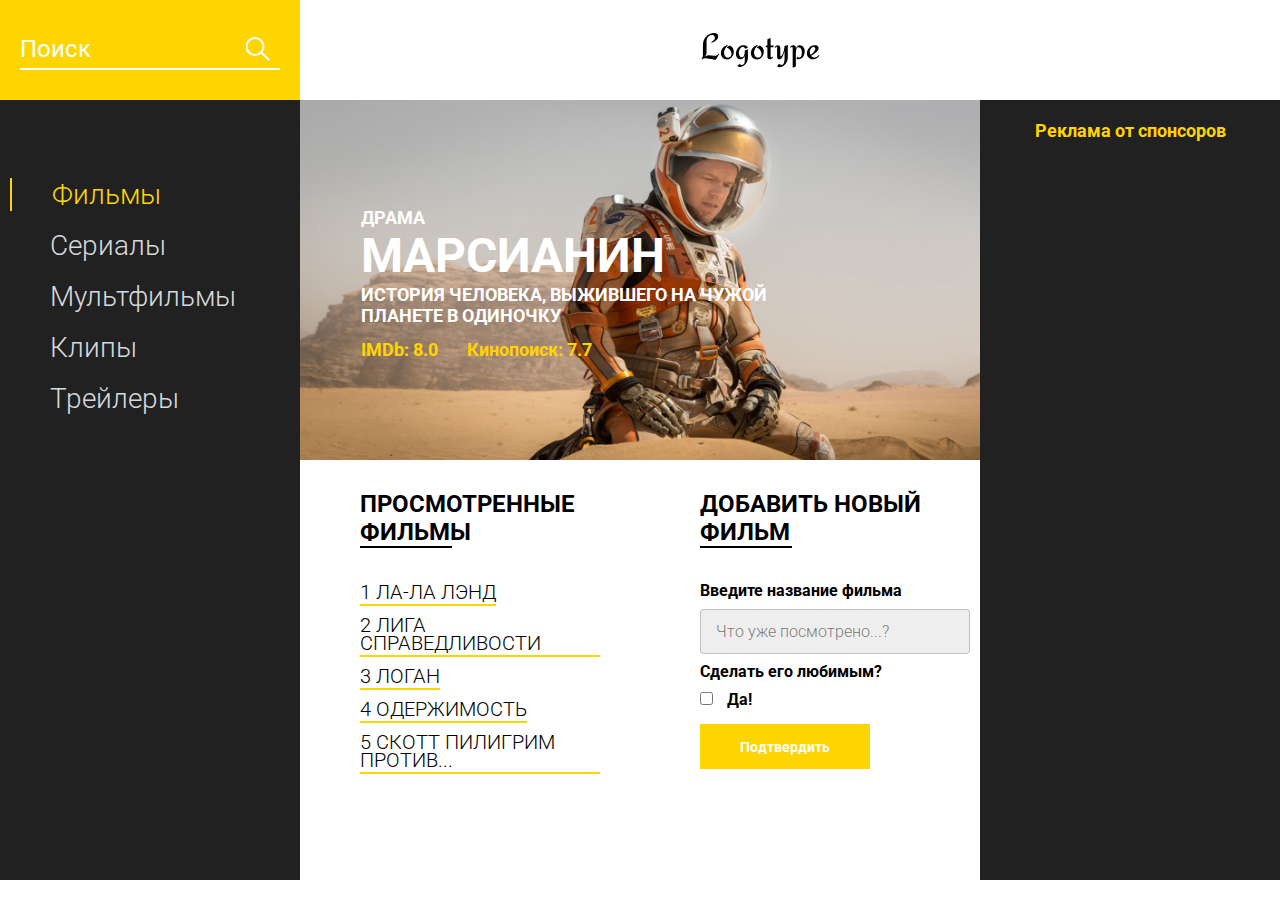
<file: 030 project-mDB/index.html>
<!DOCTYPE html>
<html lang="en">
<head>
    <meta charset="UTF-8">
    <meta name="viewport" content="width=device-width, initial-scale=1.0">
    <title>Movie DB</title>
    <link href="https://fonts.googleapis.com/css?family=Roboto:300,400,700&display=swap&subset=cyrillic-ext" rel="stylesheet">
    <link rel="stylesheet" href="css/style.min.css">
</head>
<body>
    <header class="header">
        <div class="header__search">
            <form action="#">
                <input type="text" placeholder="Поиск">
            </form>
        </div>
        <div class="header__logo">
            <img src="icons/Logotype.svg" alt="logo">
        </div>
    </header>
    <main class="promo">
        <div class="promo__menu">
            <nav class="promo__menu-list">
                <ul>
                    <li><a class="promo__menu-item promo__menu-item_active" href="#">Фильмы</a></li>
                    <li><a class="promo__menu-item" href="#">Сериалы</a></li>
                    <li><a class="promo__menu-item" href="#">Мультфильмы</a></li>
                    <li><a class="promo__menu-item" href="#">Клипы</a></li>
                    <li><a class="promo__menu-item" href="#">Трейлеры</a></li>
                </ul>
            </nav>
        </div>
        <div class="promo__content">
            <div class="promo__bg">
                <div class="promo__genre">КОМЕДИЯ</div>
                <div class="promo__title">МАРСИАНИН</div>
                <div class="promo__descr">ИСТОРИЯ ЧЕЛОВЕКА, ВЫЖИВШЕГО НА ЧУЖОЙ ПЛАНЕТЕ В ОДИНОЧКУ</div>
                <div class="promo__ratings">
                    <span>IMDb: 8.0</span>
                    <span>Кинопоиск: 7.7</span>
                </div>
            </div>
            <div class="promo__interactive">
                <div>
                    <div class="promo__interactive-title">ПРОСМОТРЕННЫЕ ФИЛЬМЫ</div>
                    <ul class="promo__interactive-list">
                        <li class="promo__interactive-item">ЛОГАН
                            <div class="delete"></div>
                        </li>
                        <li class="promo__interactive-item">ЛИГА СПРАВЕДЛИВОСТИ
                            <div class="delete"></div>
                        </li>
                        <li class="promo__interactive-item">ЛА-ЛА ЛЭНД
                            <div class="delete"></div>
                        </li>
                        <li class="promo__interactive-item">ОДЕРЖИМОСТЬ
                            <div class="delete"></div>
                        </li>
                        <li class="promo__interactive-item">СКОТТ ПИЛИГРИМ ПРОТИВ...
                            <div class="delete"></div>
                        </li>
                    </ul>
                </div>
                <div>
                    <form class="add">
                        <div class="promo__interactive-title">ДОБАВИТЬ НОВЫЙ ФИЛЬМ</div>
                        <span>Введите название фильма</span>
                        <input class="adding__input" type="text" placeholder="Что уже посмотрено...?">
                        <span>Сделать его любимым?</span>
                        <input type="checkbox">
                        <span class="yes">Да!</span>
                        <button>Подтвердить</button>
                    </form>
                </div>
            </div>
        </div>
        <div class="promo__adv">
            <div class="promo__adv-title">Реклама от спонсоров</div>
            <img src="img/content_1.jpg" alt="some picture">
            <img src="img/content_2.jpg" alt="some picture">
            <img src="img/content_3.png" alt="some picture">
        </div>
    </main>

    <script src="js/scriptDB.js"></script>
</body>
</html>
</file>
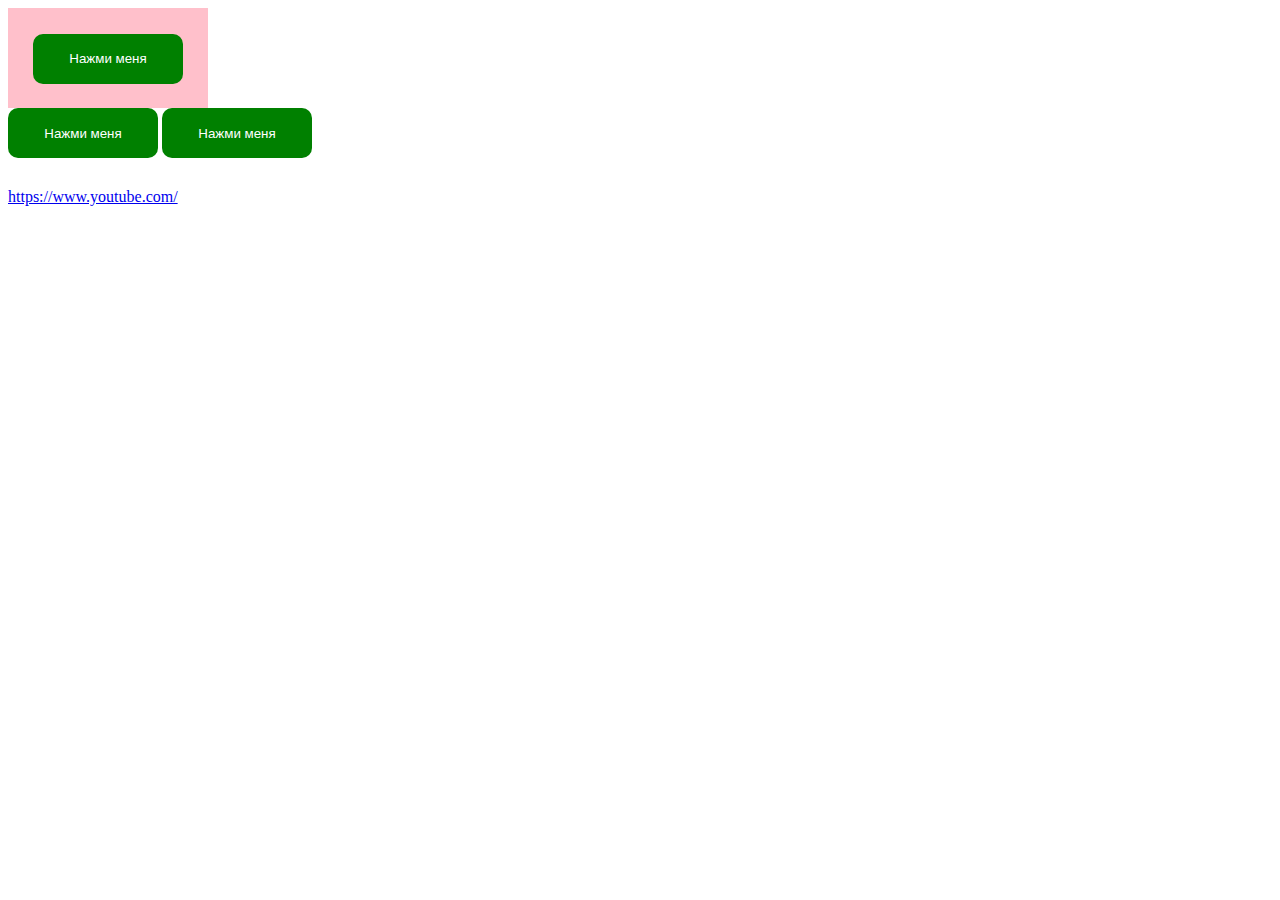
<file: preview/index.html>
<!DOCTYPE html>
<html lang="ru">
  <head>
		<meta charset="utf-8">
		<meta http-equiv="X-UA-Compatible" content="IE=edge">
		<title>JavaScript</title>
		<link rel="stylesheet" href="css.css">
  </head>
  <body>
         <div class="overlay">
			<button  id="btn">Нажми меня</button>
		 </div>
		<button >Нажми меня</button>
		<button>Нажми меня</button>

    	<a href="https://www.youtube.com/">https://www.youtube.com/</a>

		<script src="script.js"></script>
  </body>
</html>
</file>
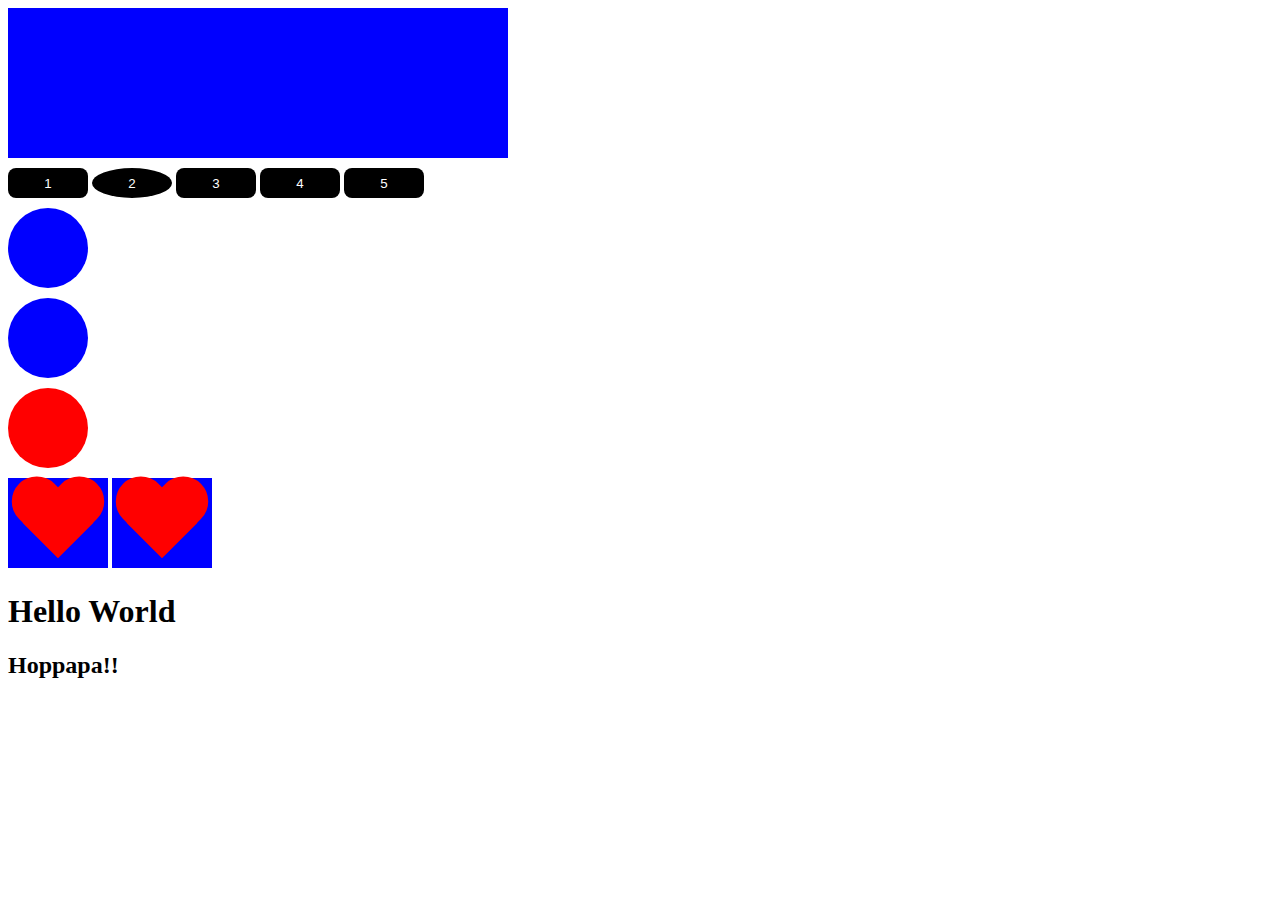
<file: takeElementOfPage/index.html>
<!DOCTYPE html>
<html lang="ru">
	<head>
		<meta charset="utf-8">
		<meta http-equiv="X-UA-Compatible" content="IE=edge">
		<title>JavaScript</title>
		<link rel="stylesheet" href="css/style.css">
	</head>
	<body>
		<div class="box" id="box"></div>
		<button>1</button>
		<button>2</button>
		<button>3</button>
		<button>4</button>
		<button>5</button>

		<div class="circle"></div>
		<div class="circle"></div>
		<div class="circle"></div>

		<div class="wrapper">
			<div class="heart"></div>
			<div class="heart"></div>
            <div class="heart"></div>
            
		</div>

		<script src="js/script.js"></script>
	</body>
</html>
</file>
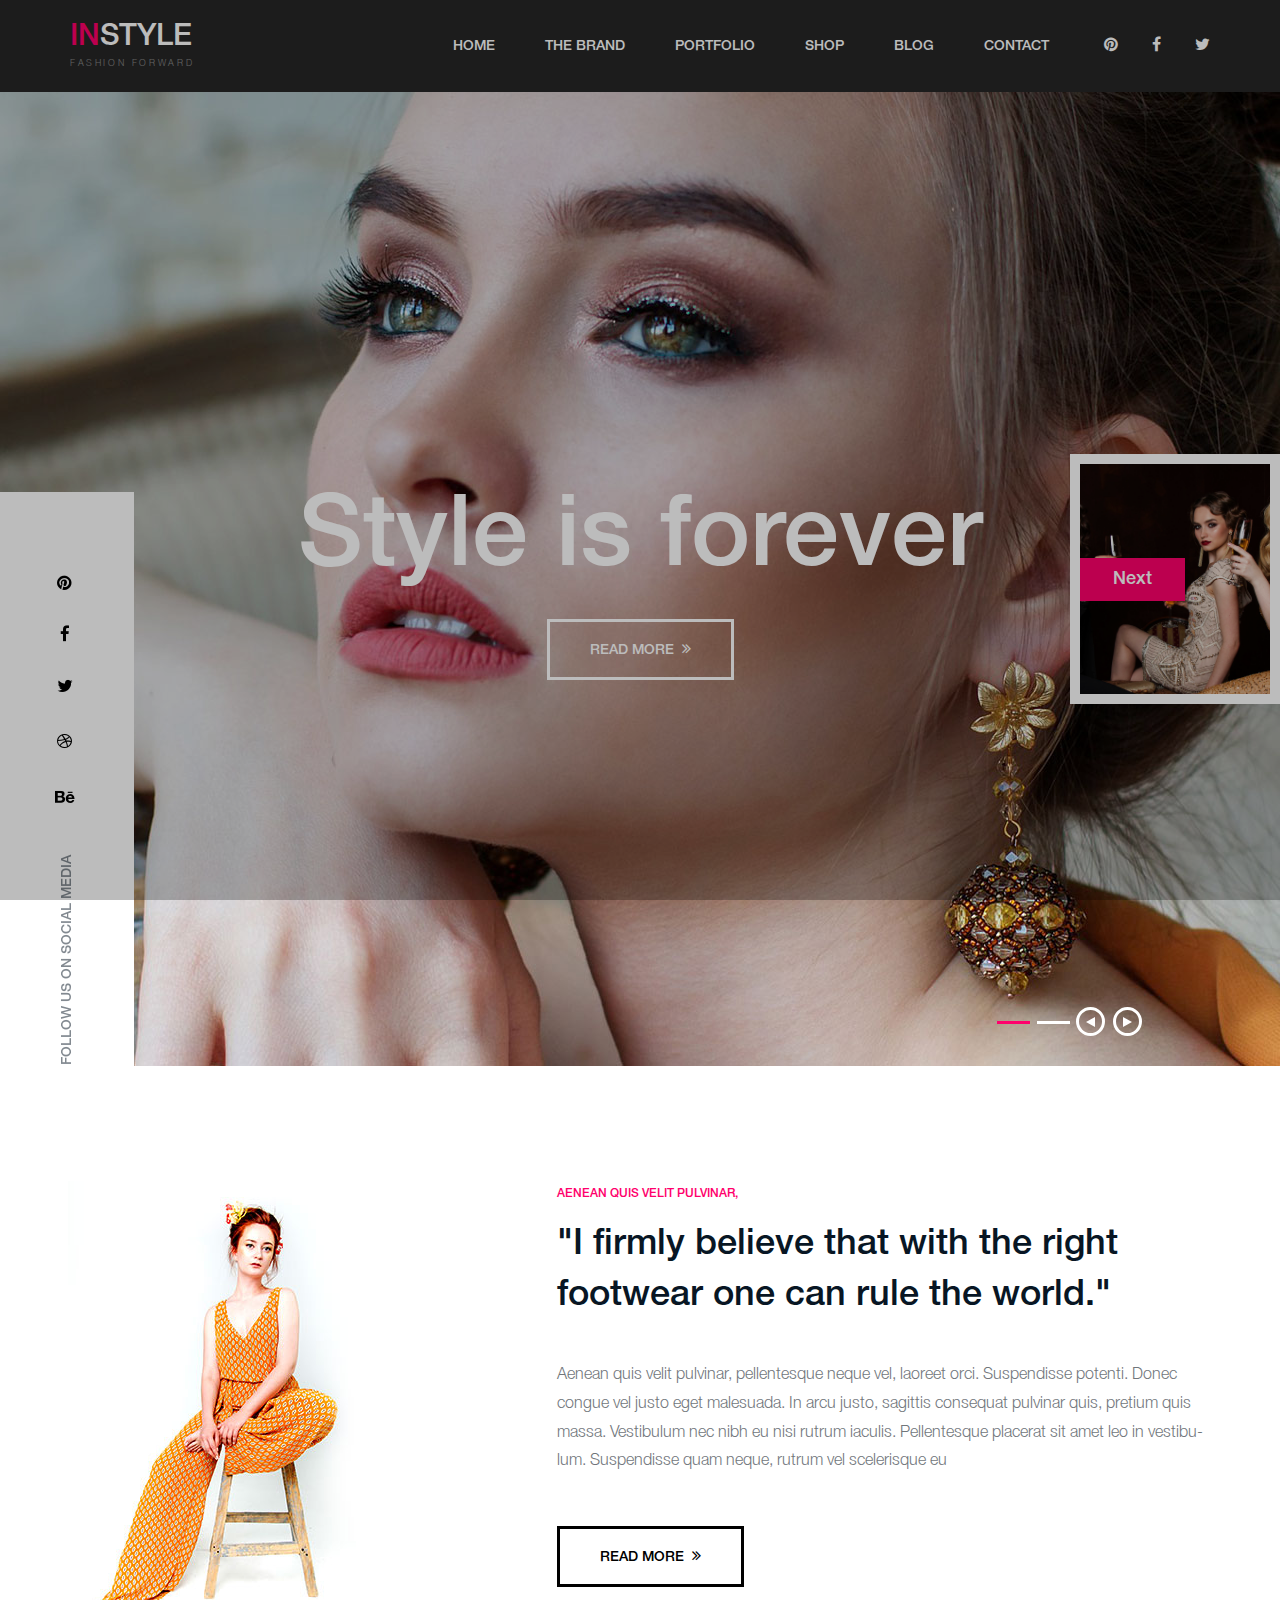
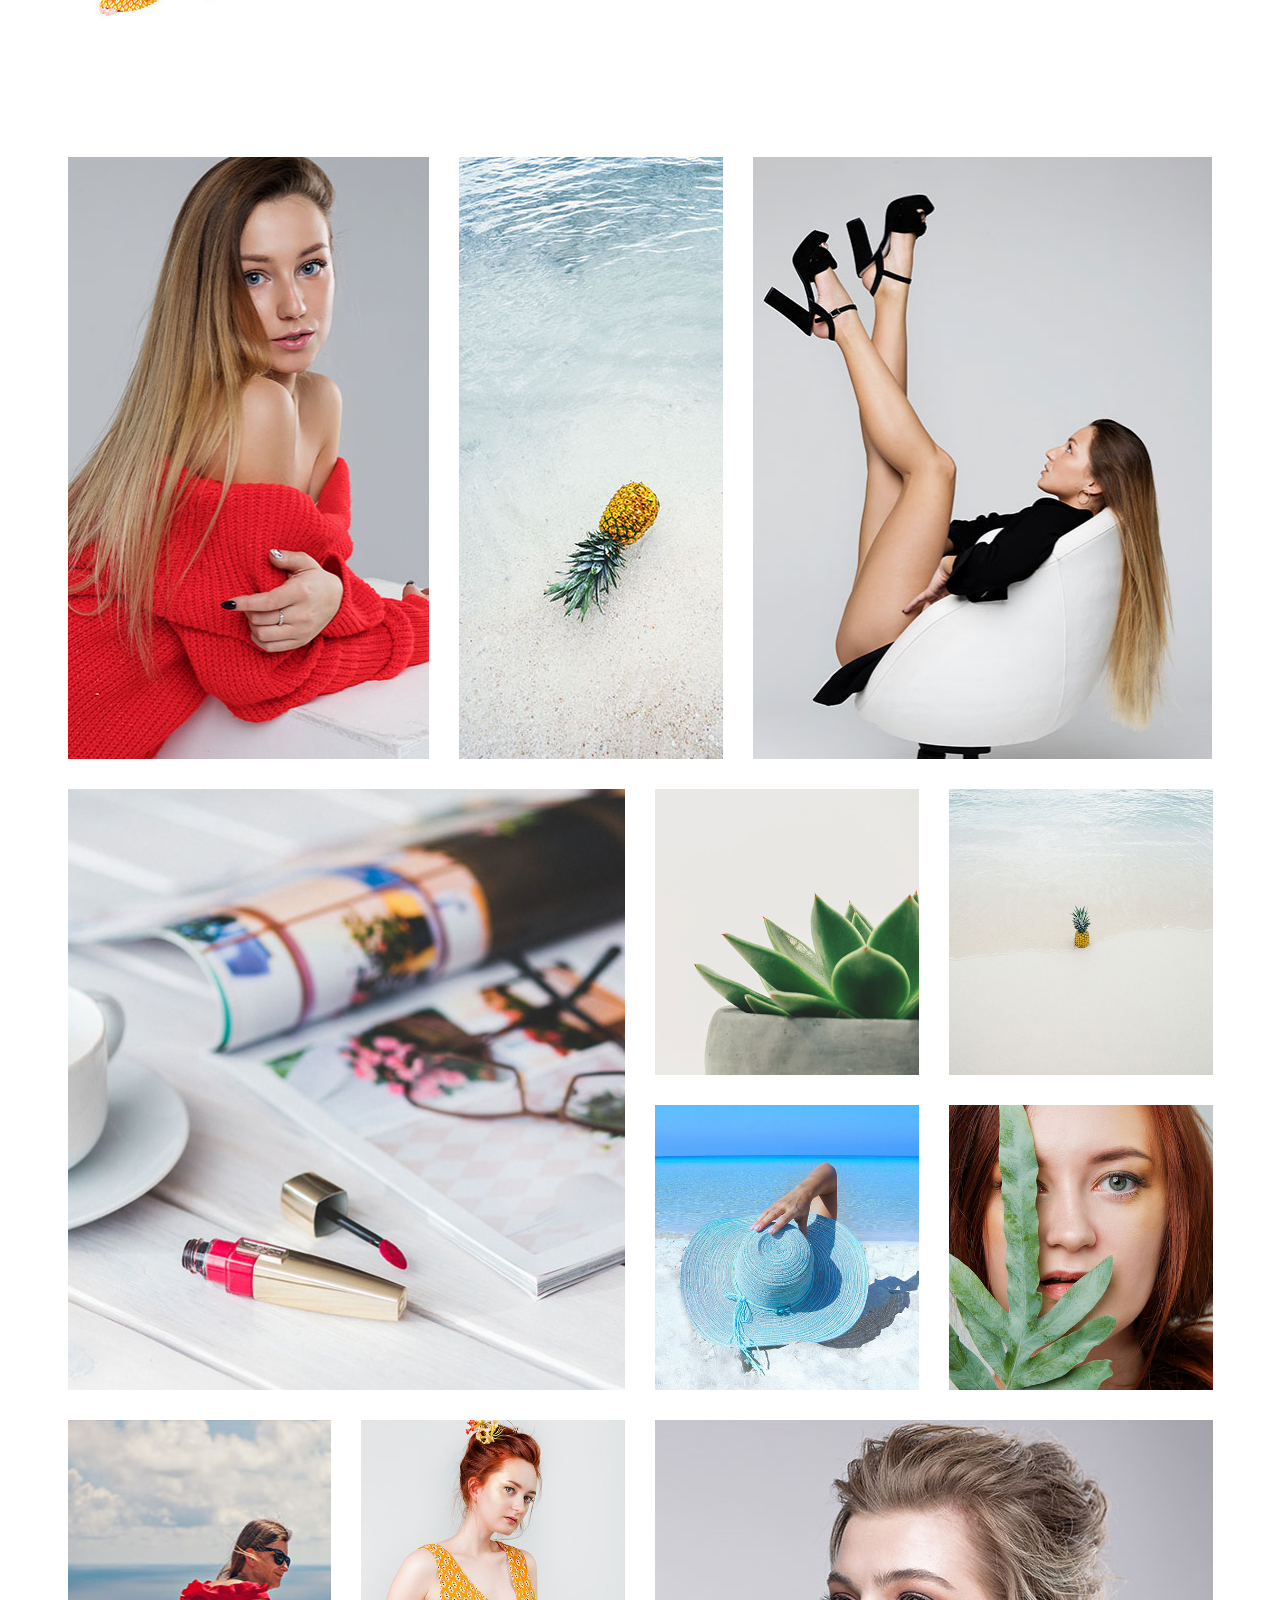
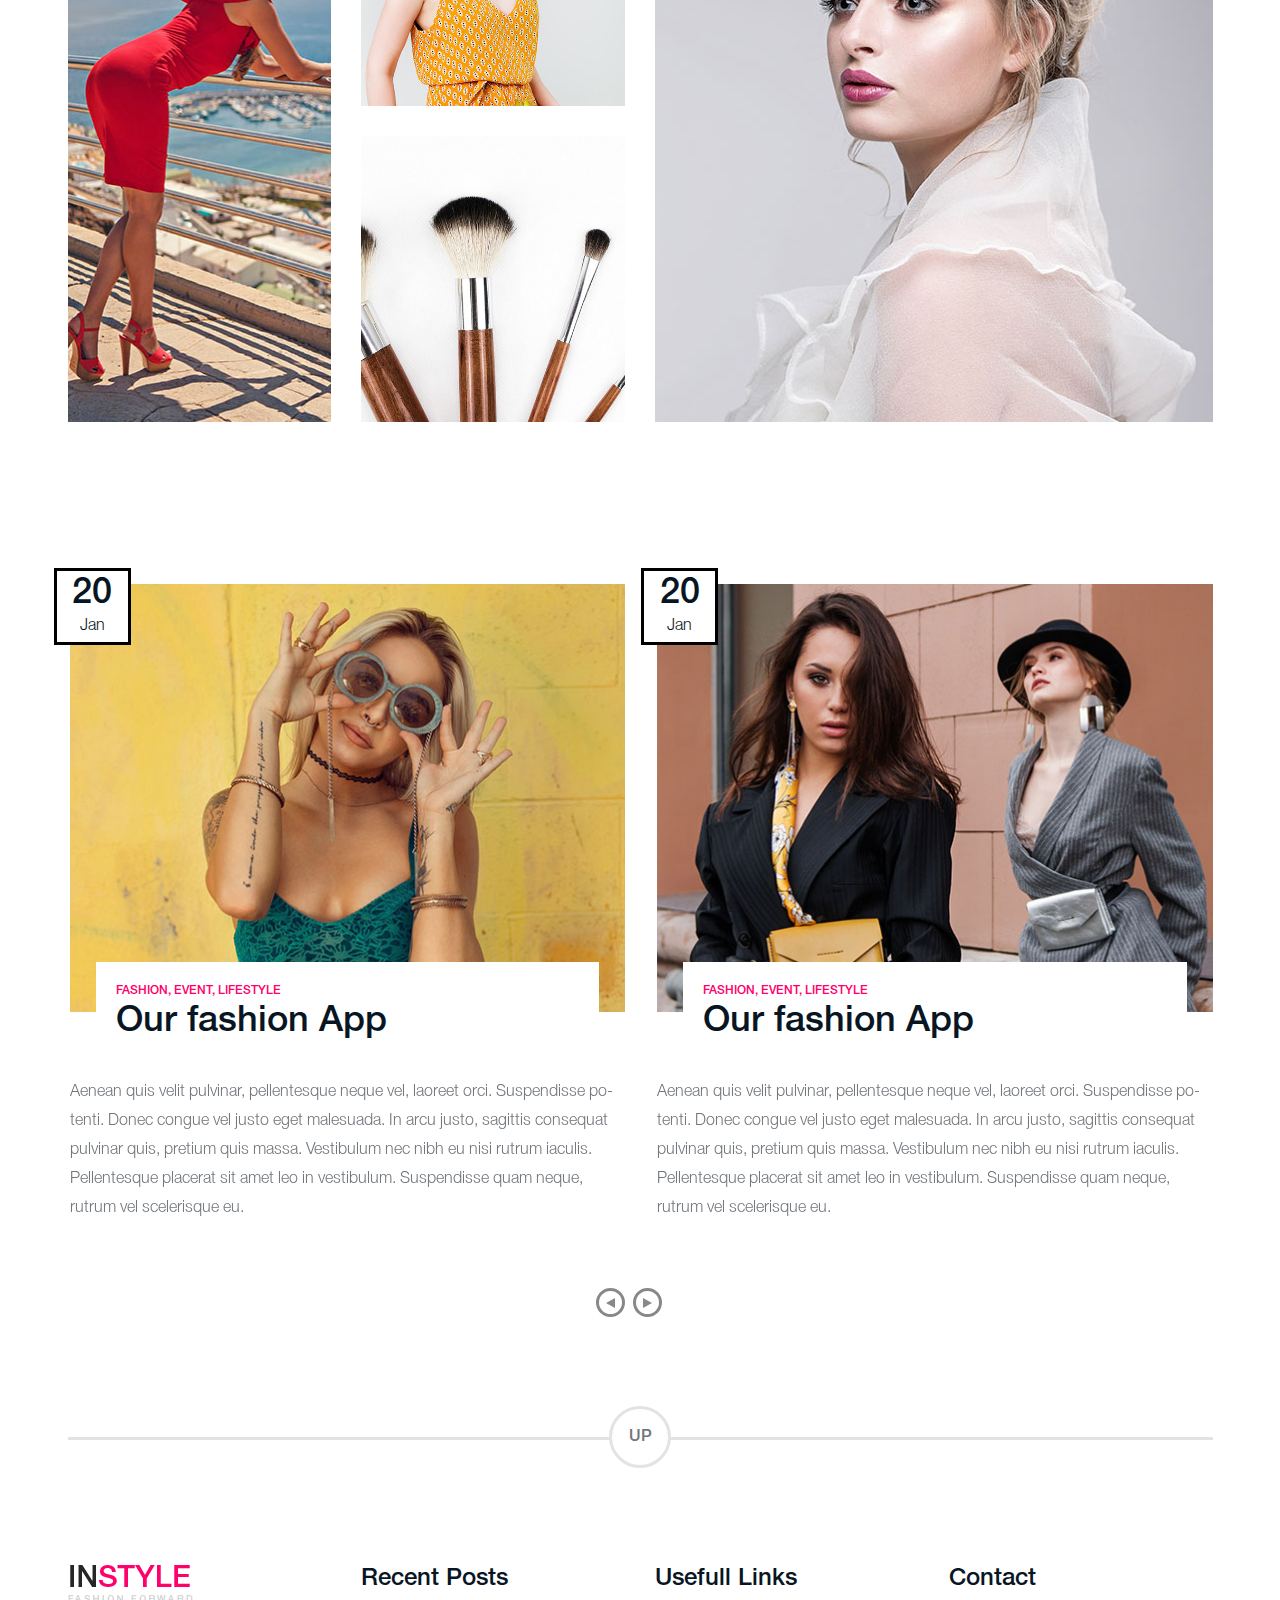
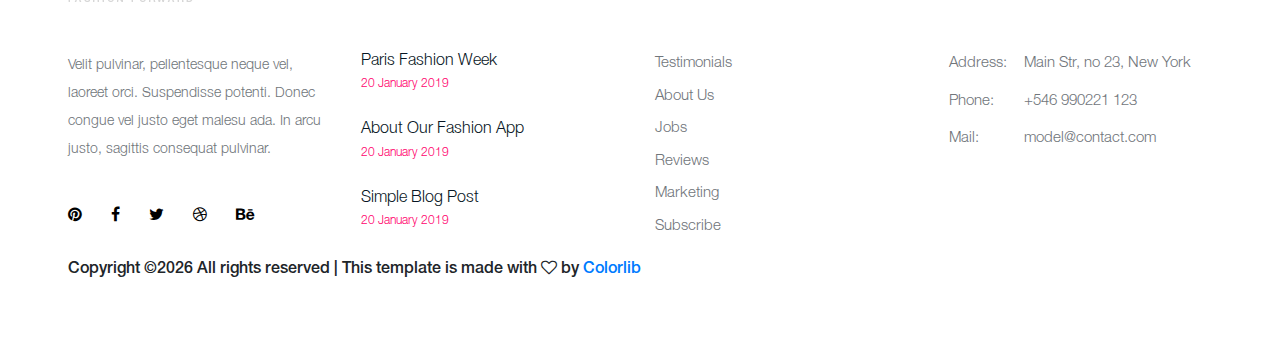
<file: polin/instylr/index.html>
<!DOCTYPE html>
<html lang="zxx">
<head>
	<title>INSTYLR | Fashion HTML Template</title>
	<meta charset="UTF-8">
	<meta name="description" content="Instyle Fashion HTML Template">
	<meta name="keywords" content="instyle, fashion, html">
	<meta name="viewport" content="width=device-width, initial-scale=1.0">
	<!-- Favicon -->
	<link href="img/favicon.ico" rel="shortcut icon"/>

	<!-- Stylesheets -->
	<link rel="stylesheet" href="css/bootstrap.min.css"/>
	<link rel="stylesheet" href="css/font-awesome.min.css"/>
	<link rel="stylesheet" href="css/owl.carousel.min.css"/>

	<!-- Main Stylesheets -->
	<link rel="stylesheet" href="css/style.css"/>


	<!--[if lt IE 9]>
		<script src="https://oss.maxcdn.com/html5shiv/3.7.2/html5shiv.min.js"></script>
		<script src="https://oss.maxcdn.com/respond/1.4.2/respond.min.js"></script>
	<![endif]-->

</head>
<body>
	<!-- Page Preloder -->
	<div id="preloder">
		<div class="loader"></div>
	</div>

	<!-- Header section -->
	<header class="header-section">
		<nav class="navbar navbar-expand-md navbar-dark bg-dark site-navbar">
			<a class="navbar-brand site-logo" href="index.html#">
				<h2><span>In</span>Style</h2>
				<p>Fashion Forward</p>
			</a>
			<button class="navbar-toggler d-lg-none" type="button" data-toggle="collapse" data-target="#collapsibleNavId" aria-controls="collapsibleNavId"
				aria-expanded="false" aria-label="Toggle navigation">
				<span class="navbar-toggler-icon"></span>
			</button>
			<div class="collapse navbar-collapse" id="collapsibleNavId">
				<!-- Main menu -->
				<ul class="navbar-nav ml-auto mt-2 mt-lg-0">
					<li class="nav-item">
						<a class="nav-link" href="index.html">Home</a>
					</li>
					<li class="nav-item">
						<a class="nav-link" href="about.html">the Brand</a>
					</li>
					<li class="nav-item">
						<a class="nav-link" href="portfolio.html">Portfolio</a>
					</li>
					<li class="nav-item">
						<a class="nav-link" href="#">Shop</a>
					</li>
					<li class="nav-item">
						<a class="nav-link" href="blog.html">blog</a>
					</li>
					<li class="nav-item">
						<a class="nav-link" href="contact.html">Contact</a>
					</li>                                                                
				</ul>
				<div class="social-links my-2 my-lg-0">
					<a href="#"><i class="fa fa-pinterest"></i></a>
					<a href="#"><i class="fa fa-facebook"></i></a>
					<a href="#"><i class="fa fa-twitter"></i></a>
				</div>
			</div>
		</nav>
	</header>
	<!-- Header section end-->

	<!-- Hero section -->
	<section class="hero-section">
		<div class="hero-slider owl-carousel">
			<div class="hs-item set-bg" data-setbg="img/slider/1.jpg" data-hash="slide-1">
				<div class="container">
					<h2>Style is forever</h2>
					<a href="#" class="site-btn">Read More <i class="fa fa-angle-double-right"></i></a>
				</div>
				<div class="next-hs set-bg" data-setbg="img/slider/2.jpg">
					<a href="#slide-2" class="nest-hs-btn">Next</a>
				</div>
			</div>
			<div class="hs-item set-bg" data-setbg="img/slider/2.jpg" data-hash="slide-2">
				<div class="container">
					<h2>Style is forever</h2>
					<a href="#" class="site-btn">Read More <i class="fa fa-angle-double-right"></i></a>
				</div>
				<div class="next-hs set-bg" data-setbg="img/slider/1.jpg">
					<a href="#slide-1" class="nest-hs-btn">Next</a>
				</div>
			</div>
		</div>
		<div class="hero-social-warp">
			<p>Follow us on Social MEdia</p>
			<div class="hero-social-links">
				<a href="#"><i class="fa fa-behance"></i></a>
				<a href="#"><i class="fa fa-dribbble"></i></a>
				<a href="#"><i class="fa fa-twitter"></i></a>
				<a href="#"><i class="fa fa-facebook"></i></a>
				<a href="#"><i class="fa fa-pinterest"></i></a>
			</div>
		</div>
	</section>
	<!-- Hero section end-->

	<!-- Intro section -->
	<section class="intro-section spad">
		<div class="container">
			<div class="row">
				<div class="col-lg-5">
					<img src="img/intro-img.jpg" alt="">
				</div>
				<div class="col-lg-7 intro-text">
					<span>Aenean quis velit pulvinar,</span>
					<h2>"I firmly believe that with the right footwear one can rule the world."</h2>
					<p>Aenean quis velit pulvinar, pellentesque neque vel, laoreet orci. Suspendisse potenti. Donec congue vel justo eget malesuada. In arcu justo, sagittis consequat pulvinar quis, pretium quis massa. Vestibulum nec nibh eu nisi rutrum iaculis. Pellentesque placerat sit amet leo in vestibu-lum. Suspendisse quam neque, rutrum vel scelerisque eu</p>
					<a href="#" class="site-btn sb-dark">Read More <i class="fa fa-angle-double-right"></i></a>
				</div>
			</div>
		</div>
	</section>
	<!-- Intro section end-->

	<!-- Portfolio section -->
	<section class="portfolio-section">
		<div class="container">
			<div class="row">
				<div class="col-lg-4 col-md-7">
					<a href="portfolio.html" class="portfolio-item">
						<img src="img/portfolio/1.jpg" alt="">
						<h4>See More</h4>
					</a>
				</div>
				<div class="col-lg-3 col-md-5">
					<a href="portfolio.html" class="portfolio-item">
						<img src="img/portfolio/2.jpg" alt="">
						<h4>See More</h4>
					</a>
				</div>
				<div class="col-lg-5 col-md-12">
					<a href="portfolio.html" class="portfolio-item">
						<img src="img/portfolio/3.jpg" alt="">
						<h4>See More</h4>
					</a>
				</div>
				<div class="col-lg-6 col-md-12">
					<a href="portfolio.html" class="portfolio-item">
						<img src="img/portfolio/4.jpg" alt="">
						<h4>See More</h4>
					</a>
				</div>
				<div class="col-lg-3 col-sm-6">
					<a href="portfolio.html" class="portfolio-item">
						<img src="img/portfolio/5.jpg" alt="">
						<h4>See More</h4>
					</a>
					<a href="portfolio.html" class="portfolio-item">
						<img src="img/portfolio/7.jpg" alt="">
						<h4>See More</h4>
					</a>
				</div>
				<div class="col-lg-3 col-sm-6">
					<a href="portfolio.html" class="portfolio-item">
						<img src="img/portfolio/6.jpg" alt="">
						<h4>See More</h4>
					</a>
					<a href="portfolio.html" class="portfolio-item">
						<img src="img/portfolio/8.jpg" alt="">
						<h4>See More</h4>
					</a>
				</div>
				<div class="col-lg-3 col-sm-6">
					<a href="portfolio.html" class="portfolio-item">
						<img src="img/portfolio/9.jpg" alt="">
						<h4>See More</h4>
					</a>
				</div>
				<div class="col-lg-3 col-sm-6">
					<a href="portfolio.html" class="portfolio-item">
						<img src="img/portfolio/10.jpg" alt="">
						<h4>See More</h4>
					</a>
					<a href="portfolio.html" class="portfolio-item">
						<img src="img/portfolio/11.jpg" alt="">
						<h4>See More</h4>
					</a>
				</div>
				<div class="col-lg-6 col-md-12">
					<a href="portfolio.html" class="portfolio-item">
						<img src="img/portfolio/12.jpg" alt="">
						<h4>See More</h4>
					</a>
				</div>
			</div>
		</div>
	</section>
	<!-- Portfolio section end-->

	<!-- Blog section -->
	<section class="blog-section spad">
		<div class="container">
			<div class="blog-slider owl-carousel">
				<div class="blog-item">
					<div class="blog-thumb set-bg" data-setbg="img/blog/1.jpg">
						<div class="blog-date">
							<h2>20</h2>
							<p>Jan</p>									
						</div>
					</div>
					<div class="blog-head">
						<div class="blog-tags">fashion, event, lifestyle</div>
						<h2><a href="single-blog.html">Our fashion App</a></h2>
					</div>
					<p>Aenean quis velit pulvinar, pellentesque neque vel, laoreet orci. Suspendisse po-tenti. Donec congue vel justo eget malesuada. In arcu justo, sagittis consequat pulvinar quis, pretium quis massa. Vestibulum nec nibh eu nisi rutrum iaculis. Pellentesque placerat sit amet leo in vestibulum. Suspendisse quam neque, rutrum vel scelerisque eu.</p>
				</div>
				<div class="blog-item">
					<div class="blog-thumb set-bg" data-setbg="img/blog/2.jpg">
						<div class="blog-date">
							<h2>20</h2>
							<p>Jan</p>									
						</div>
					</div>
					<div class="blog-head">
						<div class="blog-tags">fashion, event, lifestyle</div>
						<h2><a href="single-blog.html">Our fashion App</a></h2>
					</div>
					<p>Aenean quis velit pulvinar, pellentesque neque vel, laoreet orci. Suspendisse po-tenti. Donec congue vel justo eget malesuada. In arcu justo, sagittis consequat pulvinar quis, pretium quis massa. Vestibulum nec nibh eu nisi rutrum iaculis. Pellentesque placerat sit amet leo in vestibulum. Suspendisse quam neque, rutrum vel scelerisque eu.</p>
				</div>
				<div class="blog-item">
					<div class="blog-thumb set-bg" data-setbg="img/blog/3.jpg">
						<div class="blog-date">
							<h2>20</h2>
							<p>Jan</p>									
						</div>
					</div>
					<div class="blog-head">
						<div class="blog-tags">fashion, event, lifestyle</div>
						<h2><a href="single-blog.html">Our fashion App</a></h2>
					</div>
					<p>Aenean quis velit pulvinar, pellentesque neque vel, laoreet orci. Suspendisse po-tenti. Donec congue vel justo eget malesuada. In arcu justo, sagittis consequat pulvinar quis, pretium quis massa. Vestibulum nec nibh eu nisi rutrum iaculis. Pellentesque placerat sit amet leo in vestibulum. Suspendisse quam neque, rutrum vel scelerisque eu.</p>
				</div>
			</div>
		</div>
	</section>
	<!-- Blog section end-->

	<!-- Back to top -->
	<div class="container">
		<div class="backtotop">
			<div class="up-btn" id="backTotop">UP</div>
		</div>
	</div>

	<!-- Footer section -->
	<footer class="footer-section">
		<div class="container">
			<div class="row">
				<div class="col-lg-3 col-sm-6">
					<div class="footer-widget fw-about">
						<img src="img/footer-logo.png" alt="">
						<p>Velit pulvinar, pellentesque neque vel, laoreet orci. Suspendisse potenti. Donec congue vel justo eget malesu ada. In arcu justo, sagittis consequat pulvinar.</p>
						<div class="fw-social">
							<a href="#"><i class="fa fa-pinterest"></i></a>
							<a href="#"><i class="fa fa-facebook"></i></a>
							<a href="#"><i class="fa fa-twitter"></i></a>
							<a href="#"><i class="fa fa-dribbble"></i></a>
							<a href="#"><i class="fa fa-behance"></i></a>
						</div>
					</div>
				</div>
				<div class="col-lg-3 col-sm-6">
					<div class="footer-widget resent-post">
						<h2 class="fw-title">Recent Posts</h2>
						<div class="rp-item">
							<h4>Paris Fashion Week</h4>
							<span>20 January 2019</span>
						</div>
						<div class="rp-item">
							<h4>About Our Fashion App</h4>
							<span>20 January 2019</span>
						</div>
						<div class="rp-item">
							<h4>Simple Blog Post</h4>
							<span>20 January 2019</span>
						</div>
					</div>
				</div>
				<div class="col-lg-3 col-sm-6">
					<div class="footer-widget">
						<h2 class="fw-title">Usefull Links</h2>
						<ul>
							<li><a href="#">Testimonials</a></li>
							<li><a href="#">About Us</a></li>
							<li><a href="#">Jobs</a></li>
							<li><a href="#">Reviews</a></li>
							<li><a href="#">Marketing</a></li>
							<li><a href="#">Subscribe</a></li>
						</ul>
					</div>
				</div>
				<div class="col-lg-3 col-sm-6">
					<div class="footer-widget contact-widget">
						<h2 class="fw-title">Contact</h2>
						<ul>
							<li><span>Address:</span>Main Str, no 23, New York</li>
							<li><span>Phone:</span>+546 990221 123</li>
							<li><span>Mail:</span>model@contact.com</li>
						</ul>
					</div>
				</div>
			</div>

			<!-- Link back to Colorlib can't be removed. Template is licensed under CC BY 3.0. -->
Copyright &copy;<script>document.write(new Date().getFullYear());</script> All rights reserved | This template is made with <i class="fa fa-heart-o" aria-hidden="true"></i> by <a href="https://colorlib.com" target="_blank">Colorlib</a>
<!-- Link back to Colorlib can't be removed. Template is licensed under CC BY 3.0. -->

		</div>
	</footer>
	<!-- Footer section end -->
	
	
	<!--====== Javascripts & Jquery ======-->
	<script src="js/jquery-3.2.1.min.js"></script>
	<script src="js/bootstrap.min.js"></script>
	<script src="js/owl.carousel.min.js"></script>
	<script src="js/main.js"></script>

	</body>
</html>
</file>
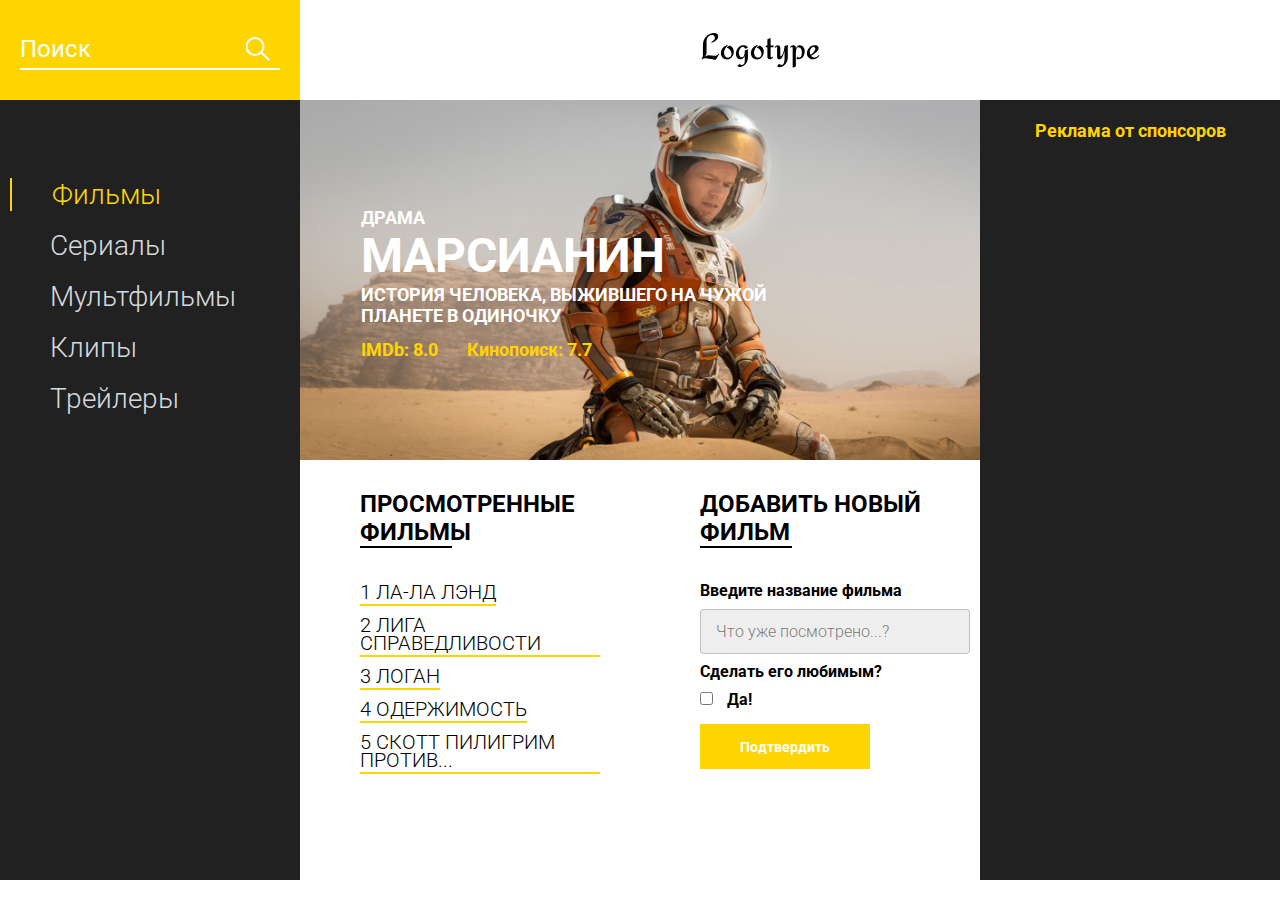
<file: 033/033index.html>
<!DOCTYPE html>
<html lang="en">
<head>
    <meta charset="UTF-8">
    <meta name="viewport" content="width=device-width, initial-scale=1.0">
    <title>Movie DB</title>
    <link href="https://fonts.googleapis.com/css?family=Roboto:300,400,700&display=swap&subset=cyrillic-ext" rel="stylesheet">
    <link rel="stylesheet" href="css/style.min.css">
</head>
<body>
    <header class="header">
        <div class="header__search">
            <form action="#">
                <input type="text" placeholder="Поиск">
            </form>
        </div>
        <div class="header__logo">
            <img src="icons/Logotype.svg" alt="logo">
        </div>
    </header>
    <main class="promo">
        <div class="promo__menu">
            <nav class="promo__menu-list">
                <ul>
                    <li><a class="promo__menu-item promo__menu-item_active" href="#">Фильмы</a></li>
                    <li><a class="promo__menu-item" href="#">Сериалы</a></li>
                    <li><a class="promo__menu-item" href="#">Мультфильмы</a></li>
                    <li><a class="promo__menu-item" href="#">Клипы</a></li>
                    <li><a class="promo__menu-item" href="#">Трейлеры</a></li>
                </ul>
            </nav>
        </div>
        <div class="promo__content">
            <div class="promo__bg">
                <div class="promo__genre">КОМЕДИЯ</div>
                <div class="promo__title">МАРСИАНИН</div>
                <div class="promo__descr">ИСТОРИЯ ЧЕЛОВЕКА, ВЫЖИВШЕГО НА ЧУЖОЙ ПЛАНЕТЕ В ОДИНОЧКУ</div>
                <div class="promo__ratings">
                    <span>IMDb: 8.0</span>
                    <span>Кинопоиск: 7.7</span>
                </div>
            </div>
            <div class="promo__interactive">
                <div>
                    <div class="promo__interactive-title">ПРОСМОТРЕННЫЕ ФИЛЬМЫ</div>
                    <ul class="promo__interactive-list">
                        <li class="promo__interactive-item">ЛОГАН
                            <div class="delete"></div>
                        </li>
                        <li class="promo__interactive-item">ЛИГА СПРАВЕДЛИВОСТИ
                            <div class="delete"></div>
                        </li>
                        <li class="promo__interactive-item">ЛА-ЛА ЛЭНД
                            <div class="delete"></div>
                        </li>
                        <li class="promo__interactive-item">ОДЕРЖИМОСТЬ
                            <div class="delete"></div>
                        </li>
                        <li class="promo__interactive-item">СКОТТ ПИЛИГРИМ ПРОТИВ...
                            <div class="delete"></div>
                        </li>
                    </ul>
                </div>
                <div>
                    <form class="add">
                        <div class="promo__interactive-title">ДОБАВИТЬ НОВЫЙ ФИЛЬМ</div>
                        <span>Введите название фильма</span>
                        <input class="adding__input" type="text" placeholder="Что уже посмотрено...?">
                        <span>Сделать его любимым?</span>
                        <input type="checkbox">
                        <span class="yes">Да!</span>
                        <button>Подтвердить</button>
                    </form>
                </div>
            </div>
        </div>
        <div class="promo__adv">
            <div class="promo__adv-title">Реклама от спонсоров</div>
            <img src="img/content_1.jpg" alt="some picture">
            <img src="img/content_2.jpg" alt="some picture">
            <img src="img/content_3.png" alt="some picture">
        </div>
    </main>

    <script src="033script.js"></script>
</body>
</html>
</file>
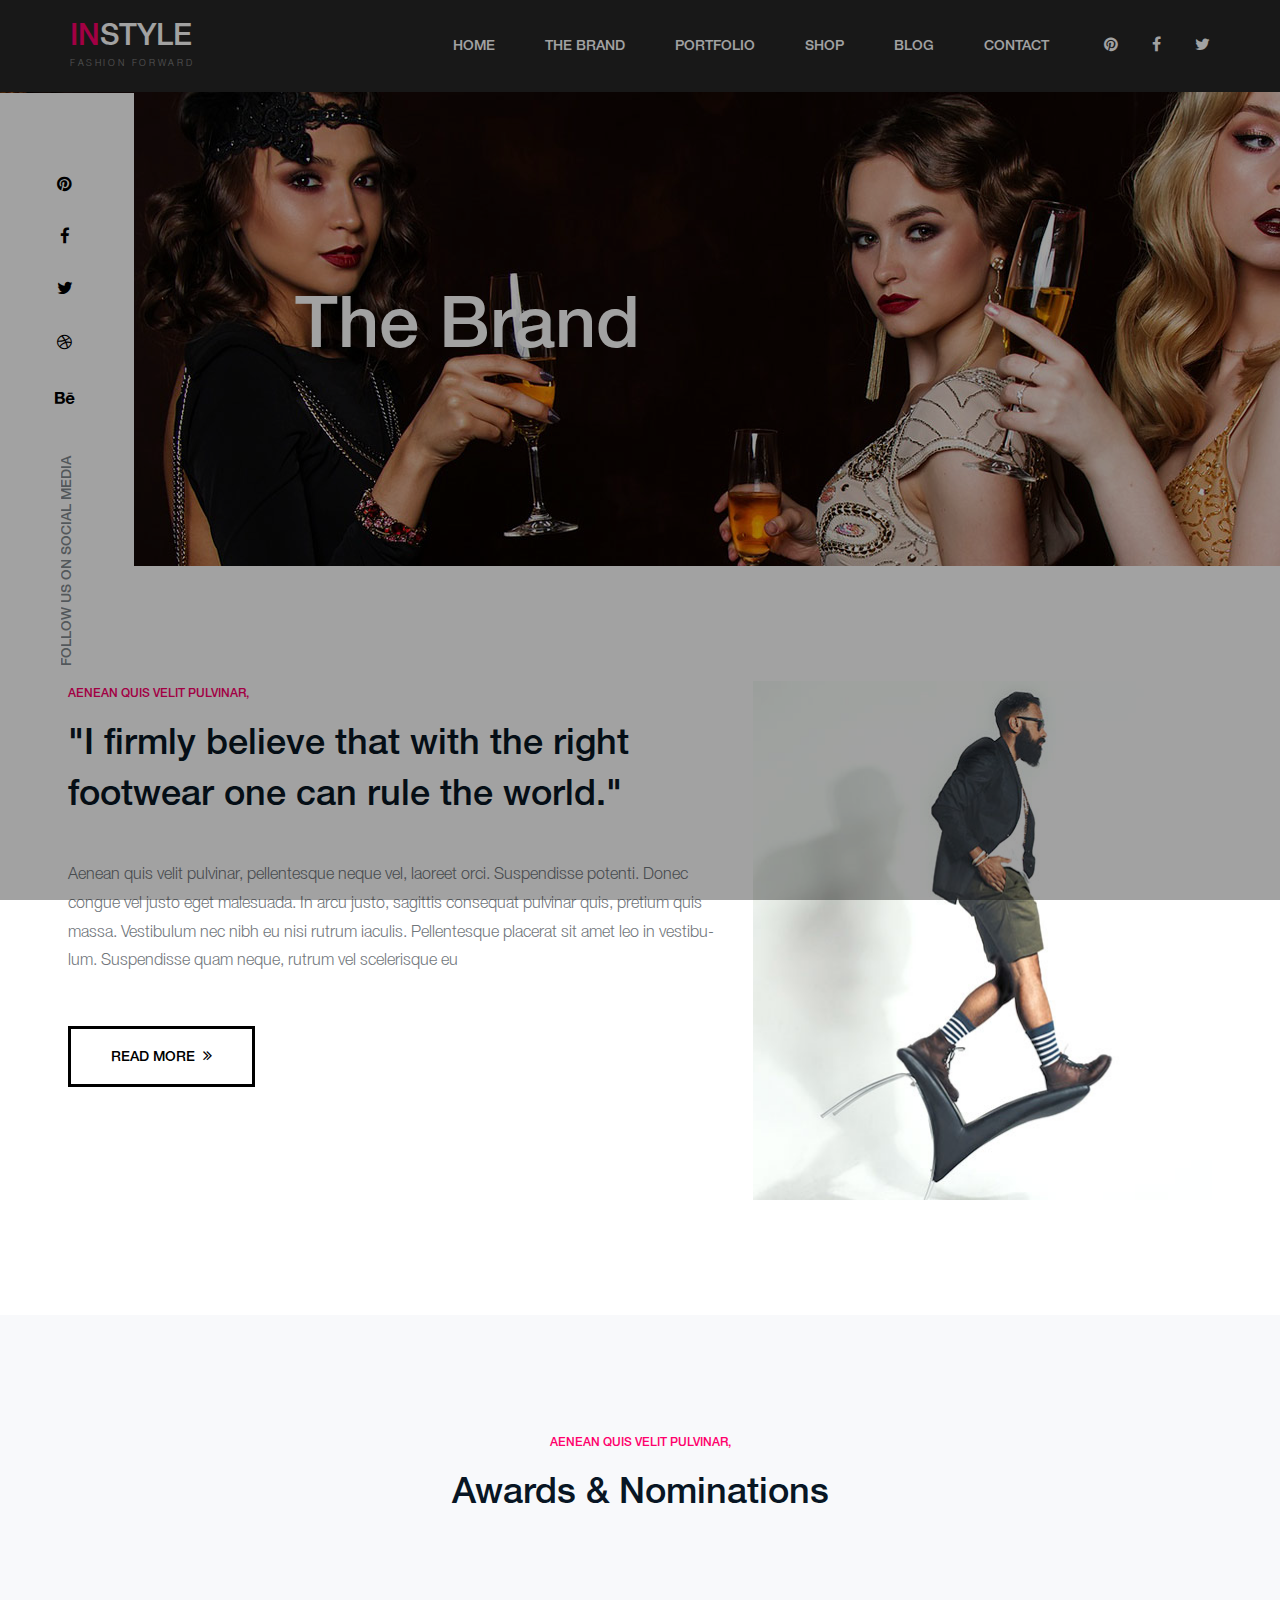
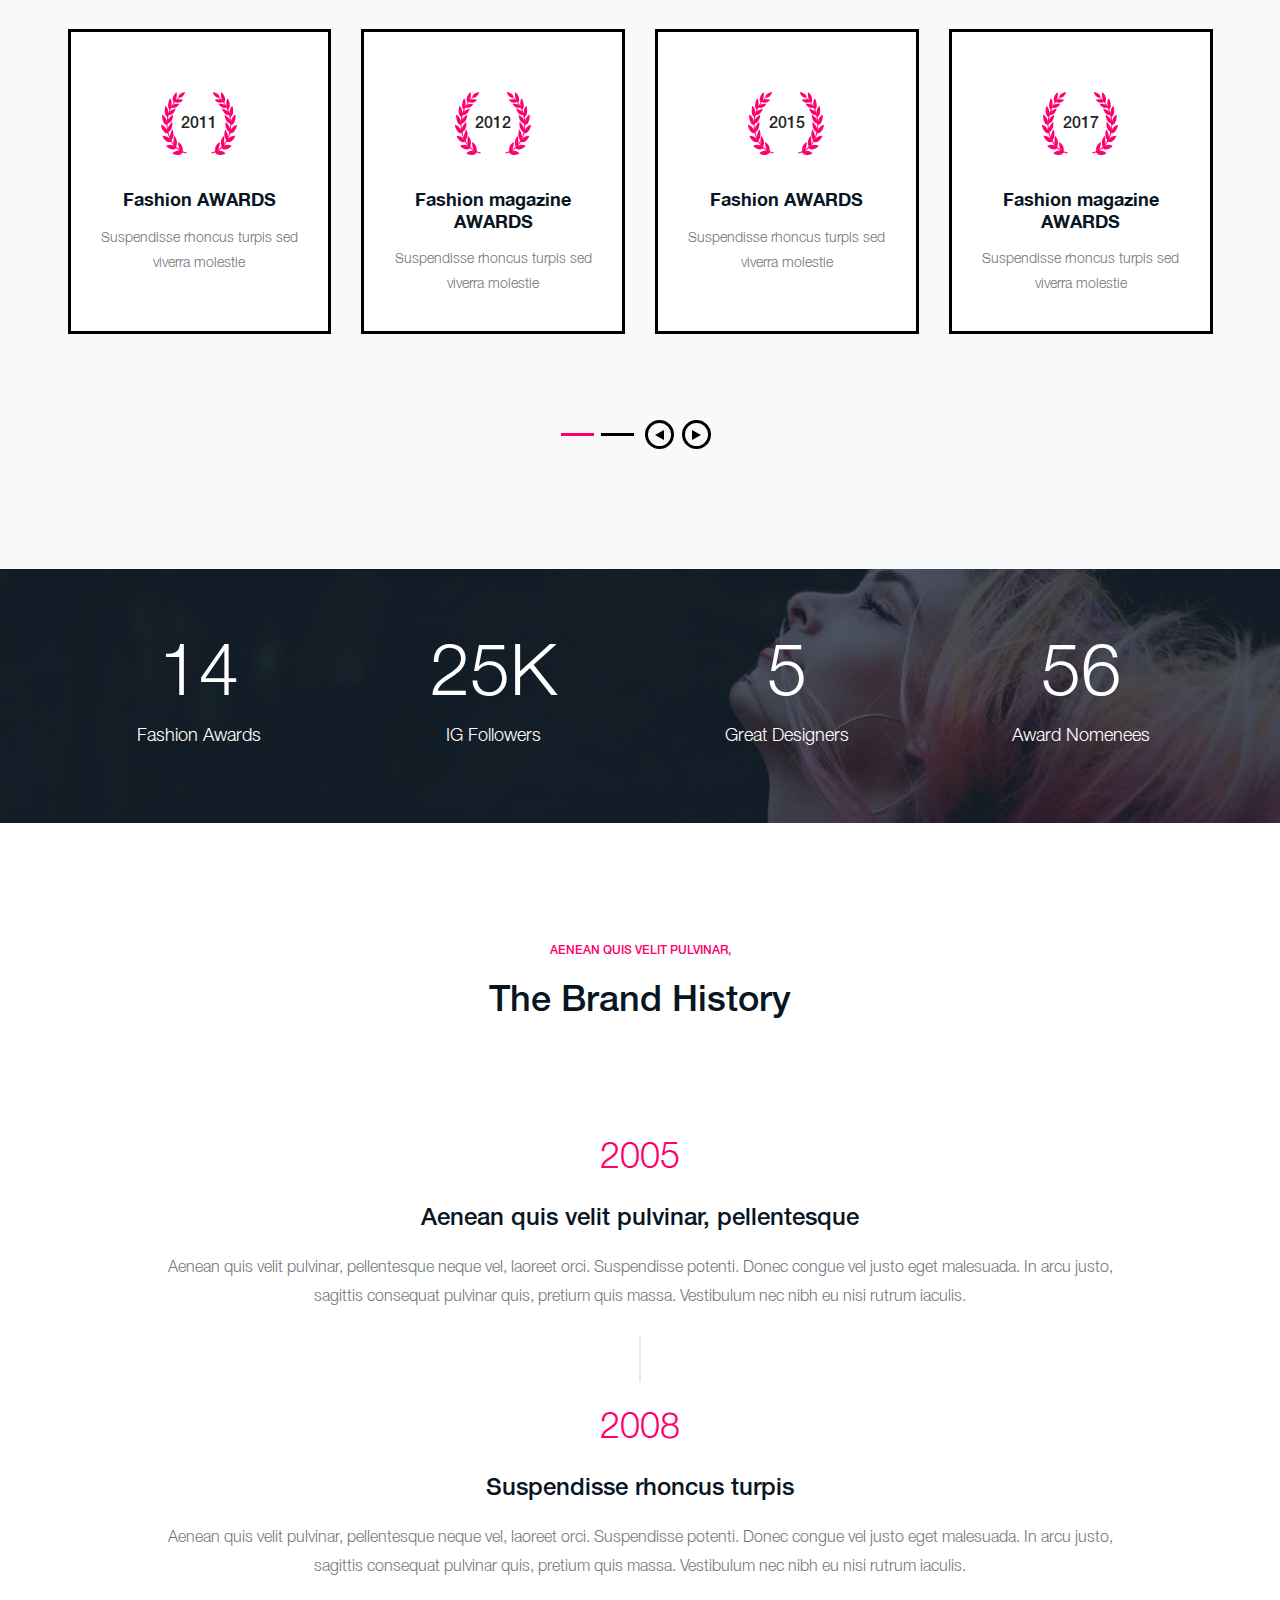
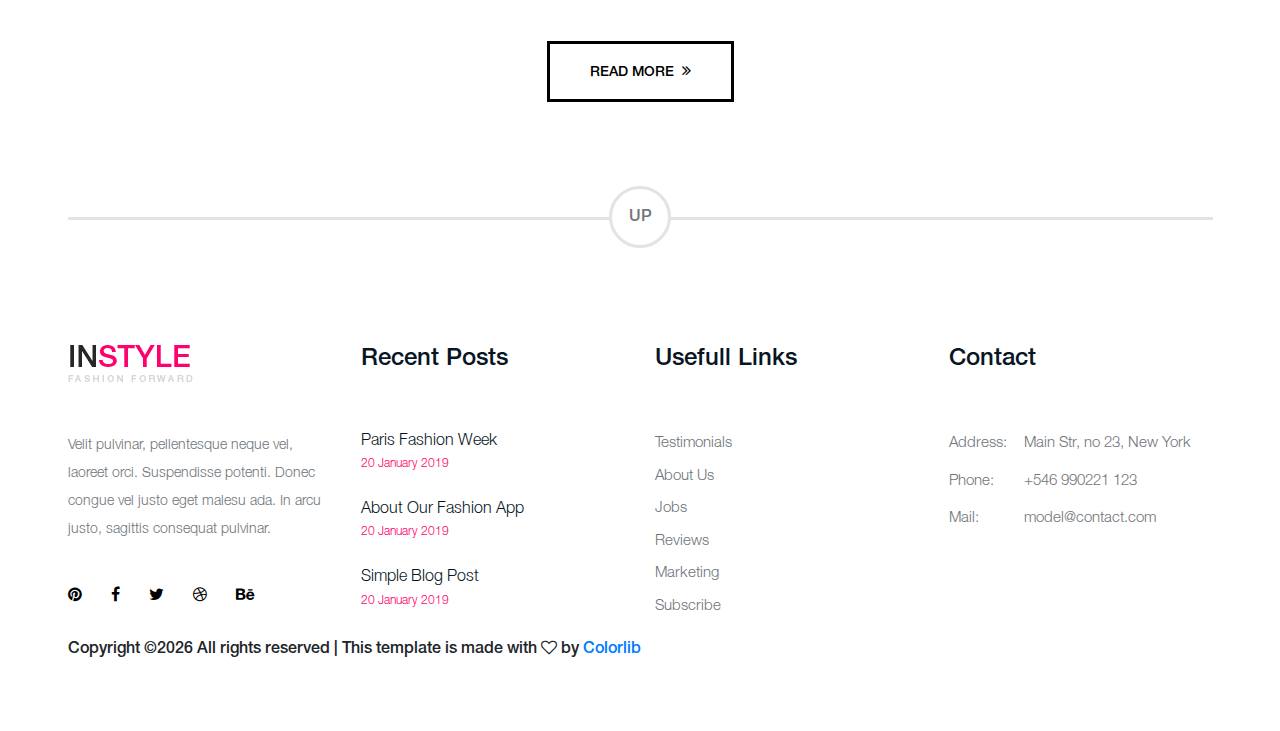
<file: polin/instylr/about.html>
<!DOCTYPE html>
<html lang="zxx">
<head>
	<title>INSTYLR | Fashion HTML Template</title>
	<meta charset="UTF-8">
	<meta name="description" content="Instyle Fashion HTML Template">
	<meta name="keywords" content="instyle, fashion, html">
	<meta name="viewport" content="width=device-width, initial-scale=1.0">
	<!-- Favicon -->
	<link href="img/favicon.ico" rel="shortcut icon"/>

	<!-- Stylesheets -->
	<link rel="stylesheet" href="css/bootstrap.min.css"/>
	<link rel="stylesheet" href="css/font-awesome.min.css"/>
	<link rel="stylesheet" href="css/owl.carousel.min.css"/>

	<!-- Main Stylesheets -->
	<link rel="stylesheet" href="css/style.css"/>


	<!--[if lt IE 9]>
		<script src="https://oss.maxcdn.com/html5shiv/3.7.2/html5shiv.min.js"></script>
		<script src="https://oss.maxcdn.com/respond/1.4.2/respond.min.js"></script>
	<![endif]-->

</head>
<body>
	<!-- Page Preloder -->
	<div id="preloder">
		<div class="loader"></div>
	</div>

	<!-- Header section -->
	<header class="header-section">
		<nav class="navbar navbar-expand-md navbar-dark bg-dark site-navbar">
			<a class="navbar-brand site-logo" href="index.html#">
				<h2><span>In</span>Style</h2>
				<p>Fashion Forward</p>
			</a>
			<button class="navbar-toggler d-lg-none" type="button" data-toggle="collapse" data-target="#collapsibleNavId" aria-controls="collapsibleNavId"
				aria-expanded="false" aria-label="Toggle navigation">
				<span class="navbar-toggler-icon"></span>
			</button>
			<div class="collapse navbar-collapse" id="collapsibleNavId">
				<!-- Main menu -->
				<ul class="navbar-nav ml-auto mt-2 mt-lg-0">
					<li class="nav-item">
						<a class="nav-link" href="index.html">Home</a>
					</li>
					<li class="nav-item">
						<a class="nav-link" href="about.html">the Brand</a>
					</li>
					<li class="nav-item">
						<a class="nav-link" href="portfolio.html">Portfolio</a>
					</li>
					<li class="nav-item">
						<a class="nav-link" href="#">Shop</a>
					</li>
					<li class="nav-item">
						<a class="nav-link" href="blog.html">blog</a>
					</li>
					<li class="nav-item">
						<a class="nav-link" href="contact.html">Contact</a>
					</li>                                                                
				</ul>
				<div class="social-links my-2 my-lg-0">
					<a href="#"><i class="fa fa-pinterest"></i></a>
					<a href="#"><i class="fa fa-facebook"></i></a>
					<a href="#"><i class="fa fa-twitter"></i></a>
				</div>
			</div>
		</nav>
	</header>
	<!-- Header section end-->

	<!-- Page top section -->
	<section class="page-top-section set-bg" data-setbg="img/header-bg/1.jpg">
		<h2>The Brand</h2>
		<div class="hero-social-warp">
			<p>Follow us on Social MEdia</p>
			<div class="hero-social-links">
				<a href="#"><i class="fa fa-behance"></i></a>
				<a href="#"><i class="fa fa-dribbble"></i></a>
				<a href="#"><i class="fa fa-twitter"></i></a>
				<a href="#"><i class="fa fa-facebook"></i></a>
				<a href="#"><i class="fa fa-pinterest"></i></a>
			</div>
		</div>
	</section>
	<!-- Page top section end-->

	<!-- Intro section -->
	<section class="intro-section spad">
		<div class="container">
			<div class="row">
				<div class="col-lg-7 order-2 order-lg-1 intro-text">
					<span>Aenean quis velit pulvinar,</span>
					<h2>"I firmly believe that with the right footwear one can rule the world."</h2>
					<p>Aenean quis velit pulvinar, pellentesque neque vel, laoreet orci. Suspendisse potenti. Donec congue vel justo eget malesuada. In arcu justo, sagittis consequat pulvinar quis, pretium quis massa. Vestibulum nec nibh eu nisi rutrum iaculis. Pellentesque placerat sit amet leo in vestibu-lum. Suspendisse quam neque, rutrum vel scelerisque eu</p>
					<a href="#" class="site-btn sb-dark">Read More <i class="fa fa-angle-double-right"></i></a>
				</div>
				<div class="col-lg-5 order-1 order-lg-2">
					<img src="img/about-img.jpg" alt="">
				</div>
			</div>
		</div>
	</section>
	<!-- Intro section end-->
	
	<!-- Award section -->
	<section class="award-section spad">
		<div class="container">
			<div class="section-title text-center">
				<span>Aenean quis velit pulvinar,</span>
				<h2>Awards & Nominations</h2>
			</div>
			<div class="award-slider owl-carousel">
				<div class="award-box">
					<div class="award-year">2011</div>
					<h4>Fashion AWARDS</h4>
					<p>Suspendisse rhoncus turpis sed viverra molestie</p>
				</div>
				<div class="award-box">
					<div class="award-year">2012</div>
					<h4>Fashion magazine AWARDS</h4>
					<p>Suspendisse rhoncus turpis sed viverra molestie</p>
				</div>
				<div class="award-box">
					<div class="award-year">2015</div>
					<h4>Fashion AWARDS</h4>
					<p>Suspendisse rhoncus turpis sed viverra molestie</p>
				</div>
				<div class="award-box">
					<div class="award-year">2017</div>
					<h4>Fashion magazine AWARDS</h4>
					<p>Suspendisse rhoncus turpis sed viverra molestie</p>
				</div>
				<div class="award-box">
					<div class="award-year">2017</div>
					<h4>Fashion magazine AWARDS</h4>
					<p>Suspendisse rhoncus turpis sed viverra molestie</p>
				</div>
			</div>
		</div>
	</section>
	<!-- Award section end-->
	
	<!-- Milestones section -->
	<section class="milestones-section set-bg" data-setbg="img/milestones-bg.jpg">
		<div class="container">
			<div class="row text-white">
				<div class="col-lg-3 col-sm-6">
					<div class="milestone-item">
						<h2>14</h2>
						<p>Fashion Awards</p>
					</div>
				</div>
				<div class="col-lg-3 col-sm-6">
					<div class="milestone-item">
						<h2>25K</h2>
						<p>IG Followers</p>
					</div>
				</div>
				<div class="col-lg-3 col-sm-6">
					<div class="milestone-item">
						<h2>5</h2>
						<p>Great Designers</p>
					</div>
				</div>
				<div class="col-lg-3 col-sm-6">
					<div class="milestone-item">
						<h2>56</h2>
						<p>Award Nomenees</p>
					</div>
				</div>
			</div>
		</div>
	</section>
	<!-- Milestones section end-->

	<!-- Brand History section -->
	<section class="brand-history-section spad">
		<div class="container">
			<div class="section-title text-center">
				<span>Aenean quis velit pulvinar,</span>
				<h2>The Brand History</h2>
			</div>
			<div class="row justify-content-md-center">
				<div class="col-lg-10">
					<div class="brand-history-item">
						<h2>2005</h2>
						<h4>Aenean quis velit pulvinar, pellentesque </h4>
						<p>Aenean quis velit pulvinar, pellentesque neque vel, laoreet orci. Suspendisse potenti. Donec congue vel justo eget malesuada. In arcu justo, sagittis consequat pulvinar quis, pretium quis massa. Vestibulum nec nibh eu nisi rutrum iaculis.</p>
					</div>
					<div class="brand-history-item">
						<h2>2008</h2>
						<h4>Suspendisse rhoncus turpis </h4>
						<p>Aenean quis velit pulvinar, pellentesque neque vel, laoreet orci. Suspendisse potenti. Donec congue vel justo eget malesuada. In arcu justo, sagittis consequat pulvinar quis, pretium quis massa. Vestibulum nec nibh eu nisi rutrum iaculis.</p>
					</div>
				</div>
			</div>
			<div class="text-center">
				<a href="#" class="site-btn sb-dark">Read More <i class="fa fa-angle-double-right"></i></a>
			</div>
		</div>
	</section>
	<!-- Brand History section end-->
		
	<!-- Back to top -->
	<div class="container">
		<div class="backtotop">
			<div class="up-btn" id="backTotop">UP</div>
		</div>
	</div>

	<!-- Footer section -->
	<footer class="footer-section">
		<div class="container">
			<div class="row">
				<div class="col-lg-3 col-sm-6">
					<div class="footer-widget fw-about">
						<img src="img/footer-logo.png" alt="">
						<p>Velit pulvinar, pellentesque neque vel, laoreet orci. Suspendisse potenti. Donec congue vel justo eget malesu ada. In arcu justo, sagittis consequat pulvinar.</p>
						<div class="fw-social">
							<a href="#"><i class="fa fa-pinterest"></i></a>
							<a href="#"><i class="fa fa-facebook"></i></a>
							<a href="#"><i class="fa fa-twitter"></i></a>
							<a href="#"><i class="fa fa-dribbble"></i></a>
							<a href="#"><i class="fa fa-behance"></i></a>
						</div>
					</div>
				</div>
				<div class="col-lg-3 col-sm-6">
					<div class="footer-widget resent-post">
						<h2 class="fw-title">Recent Posts</h2>
						<div class="rp-item">
							<h4>Paris Fashion Week</h4>
							<span>20 January 2019</span>
						</div>
						<div class="rp-item">
							<h4>About Our Fashion App</h4>
							<span>20 January 2019</span>
						</div>
						<div class="rp-item">
							<h4>Simple Blog Post</h4>
							<span>20 January 2019</span>
						</div>
					</div>
				</div>
				<div class="col-lg-3 col-sm-6">
					<div class="footer-widget">
						<h2 class="fw-title">Usefull Links</h2>
						<ul>
							<li><a href="#">Testimonials</a></li>
							<li><a href="#">About Us</a></li>
							<li><a href="#">Jobs</a></li>
							<li><a href="#">Reviews</a></li>
							<li><a href="#">Marketing</a></li>
							<li><a href="#">Subscribe</a></li>
						</ul>
					</div>
				</div>
				<div class="col-lg-3 col-sm-6">
					<div class="footer-widget contact-widget">
						<h2 class="fw-title">Contact</h2>
						<ul>
							<li><span>Address:</span>Main Str, no 23, New York</li>
							<li><span>Phone:</span>+546 990221 123</li>
							<li><span>Mail:</span>model@contact.com</li>
						</ul>
					</div>
				</div>
			</div>
<!-- Link back to Colorlib can't be removed. Template is licensed under CC BY 3.0. -->
Copyright &copy;<script>document.write(new Date().getFullYear());</script> All rights reserved | This template is made with <i class="fa fa-heart-o" aria-hidden="true"></i> by <a href="https://colorlib.com" target="_blank">Colorlib</a>
<!-- Link back to Colorlib can't be removed. Template is licensed under CC BY 3.0. -->
			
		</div>
	</footer>
	<!-- Footer section end -->
	
	
	<!--====== Javascripts & Jquery ======-->
	<script src="js/jquery-3.2.1.min.js"></script>
	<script src="js/bootstrap.min.js"></script>
	<script src="js/owl.carousel.min.js"></script>
	<script src="js/main.js"></script>

	</body>
</html>
</file>
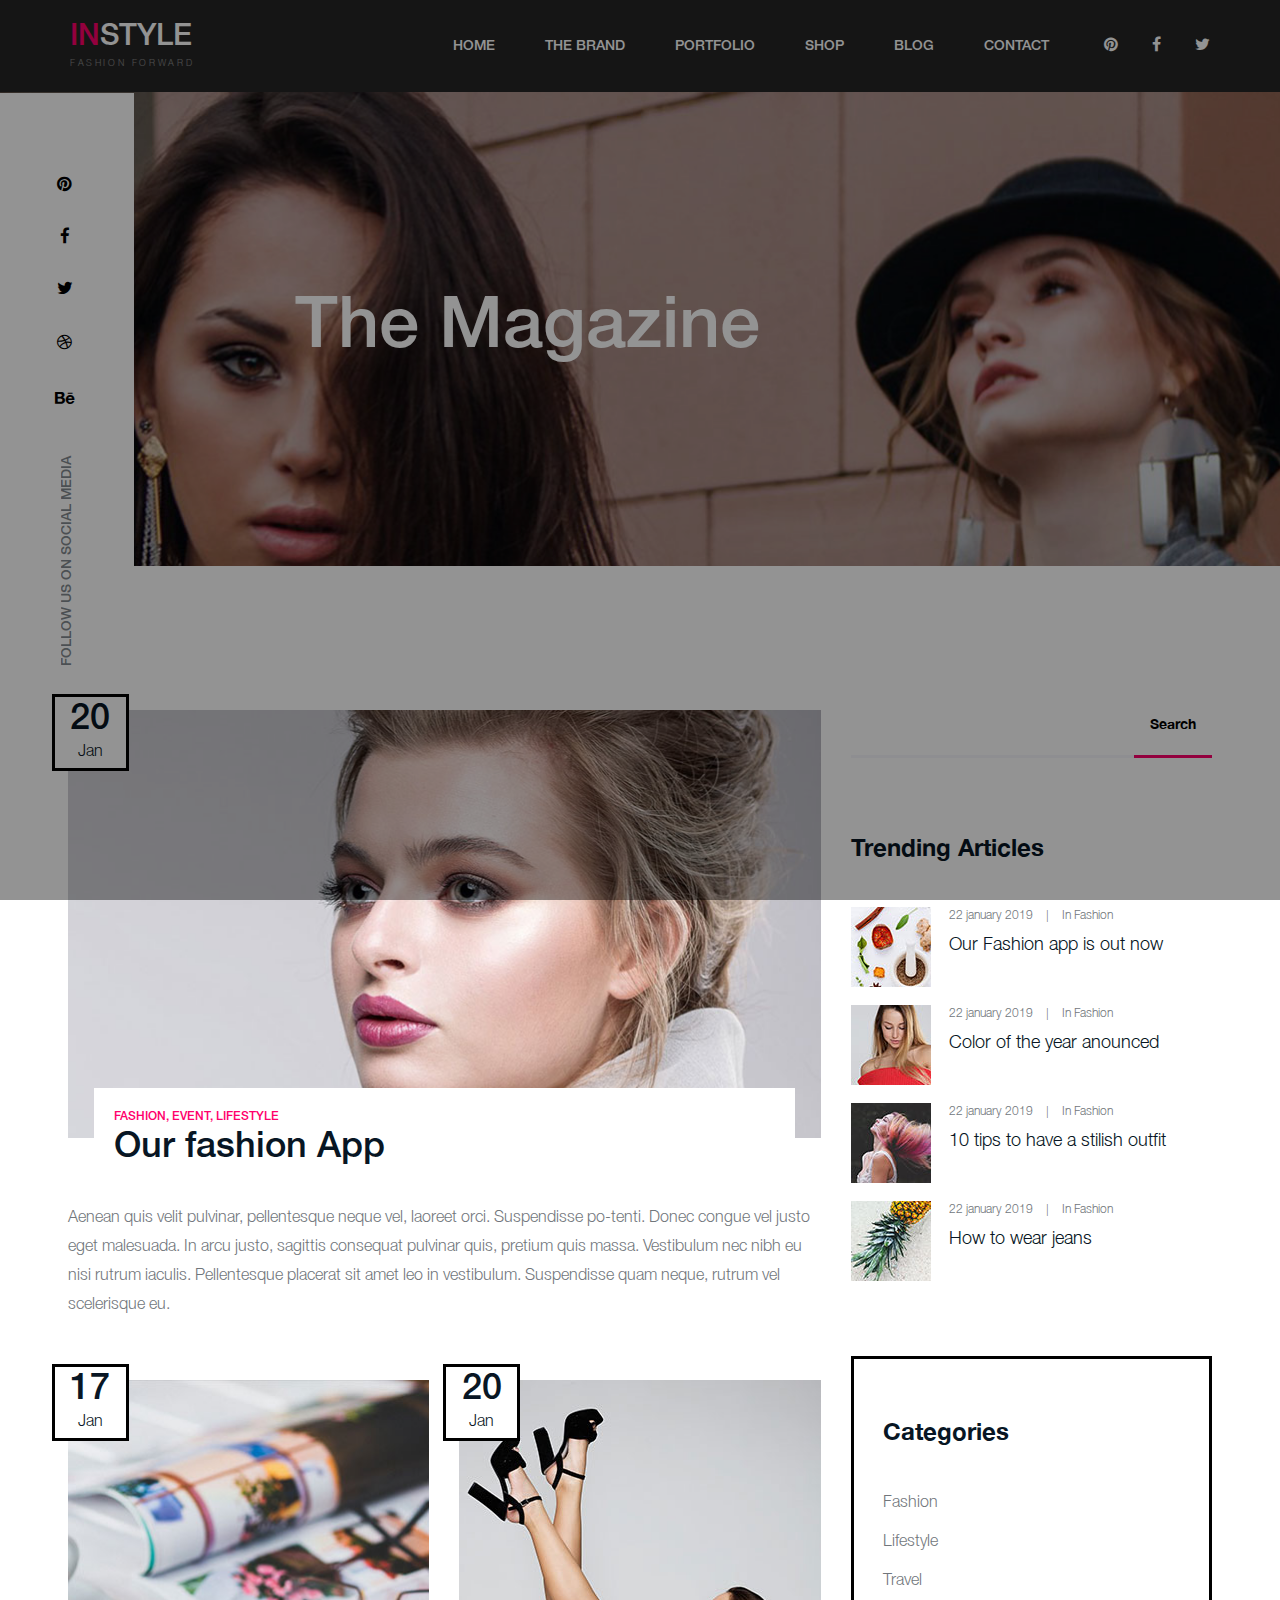
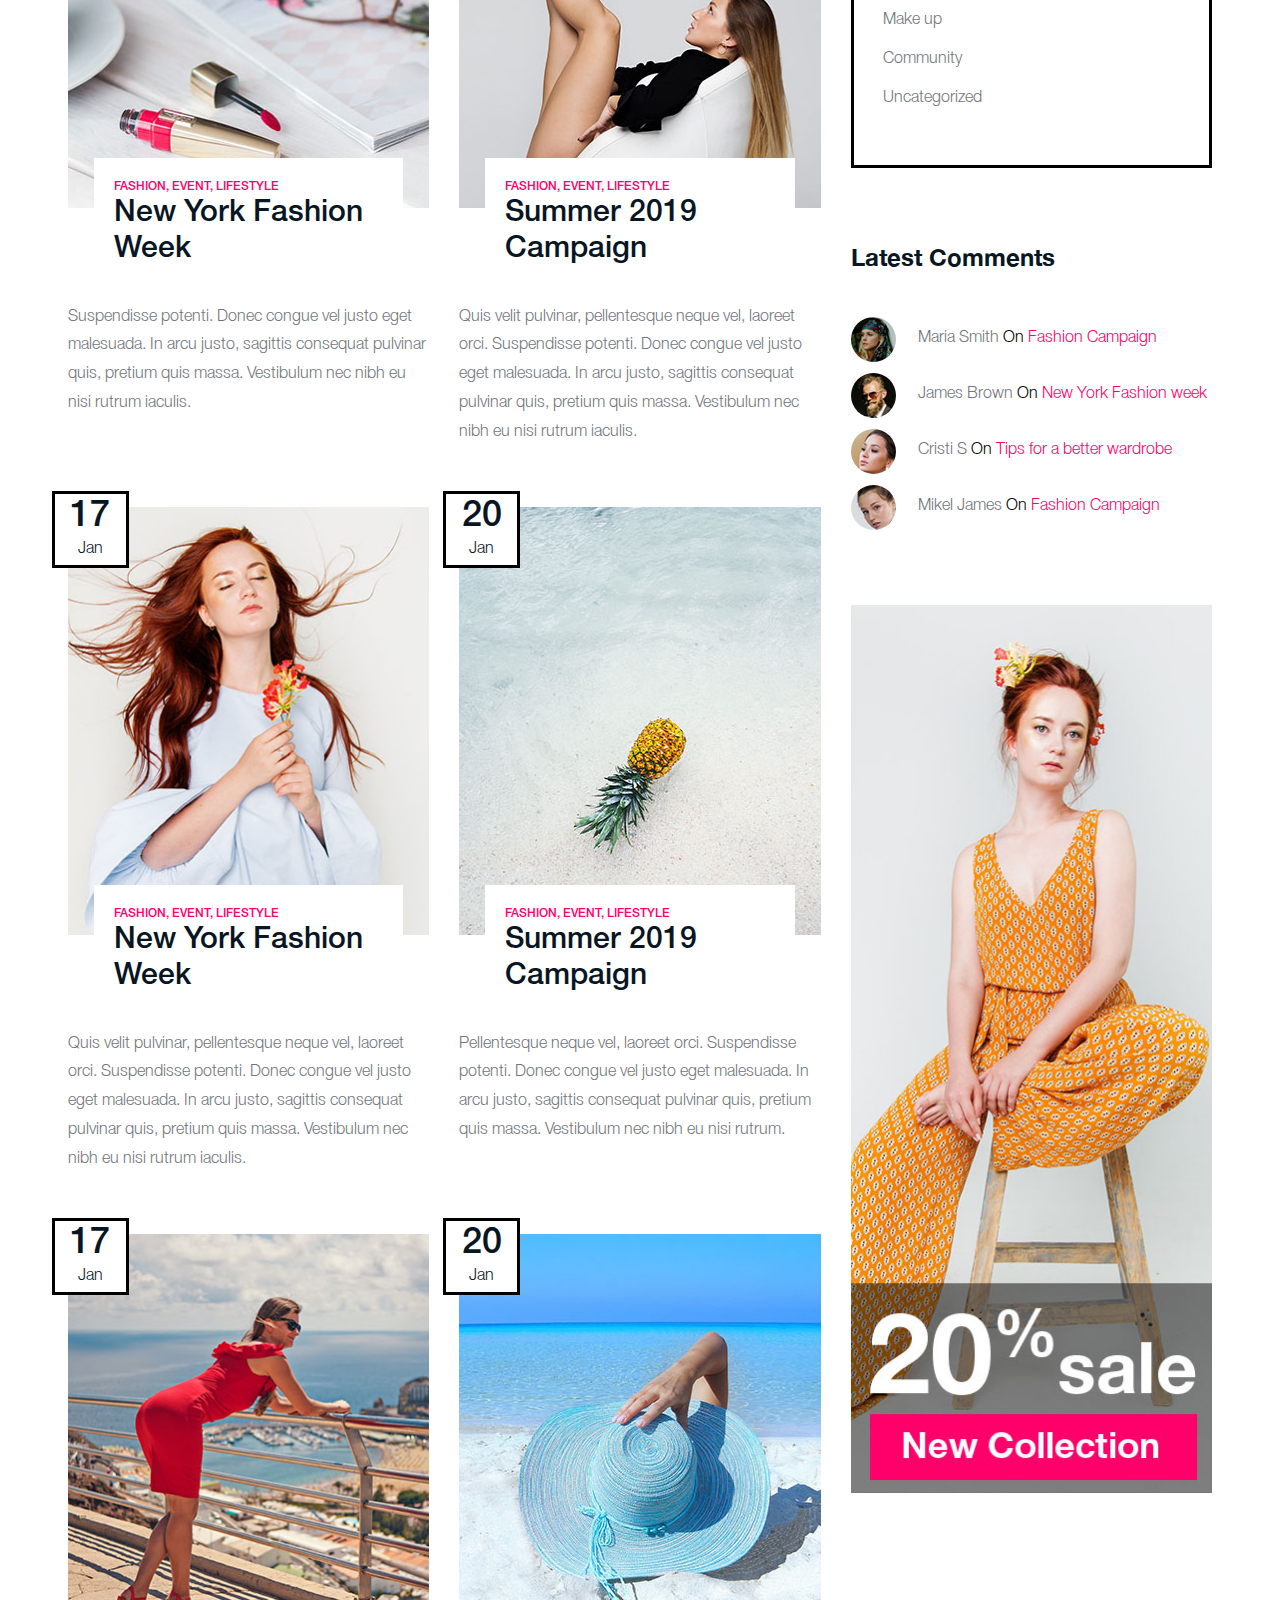
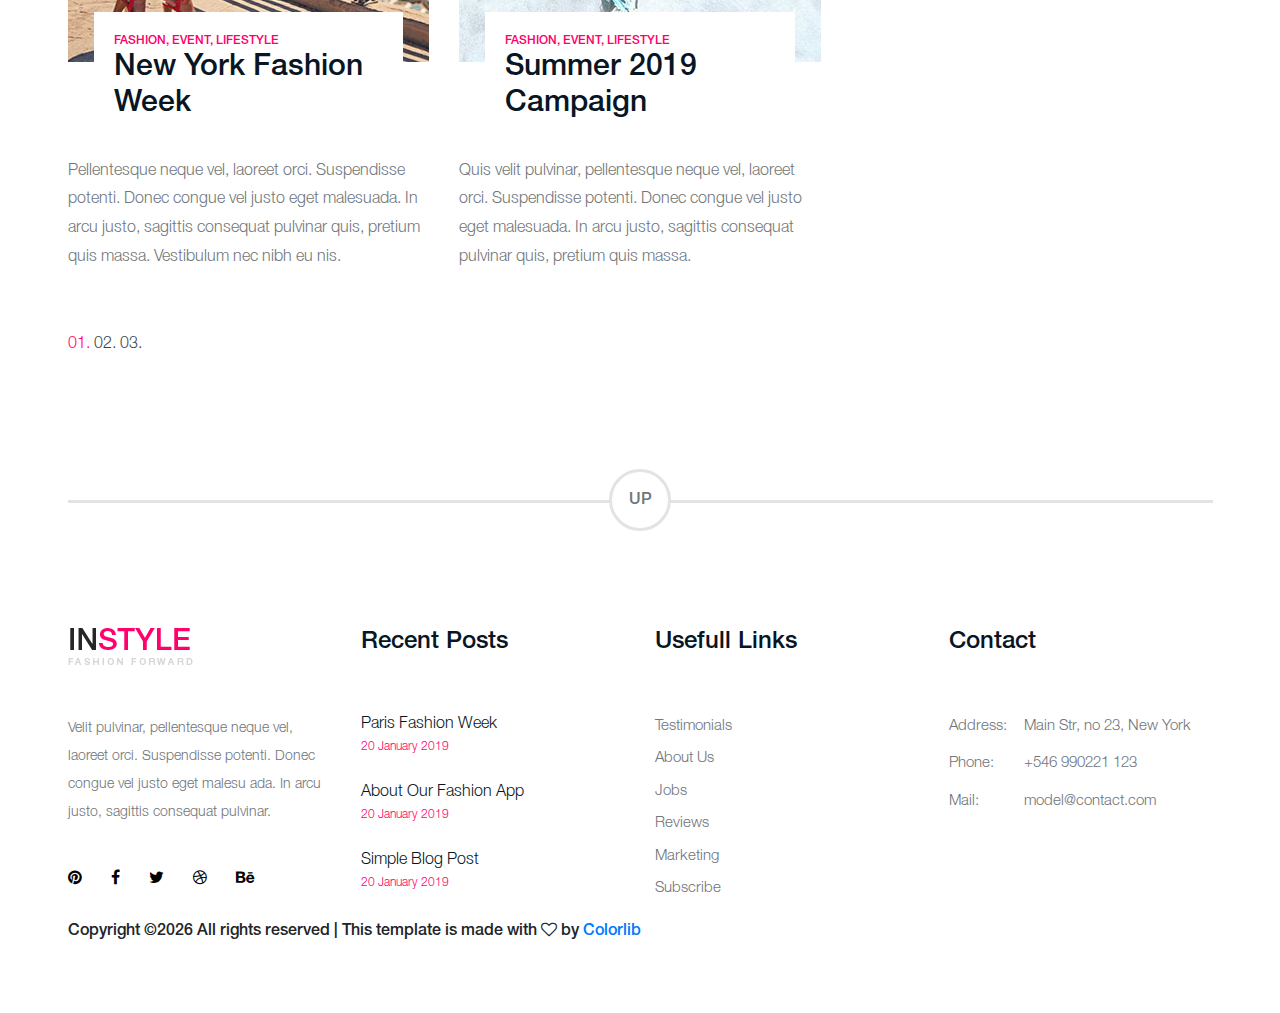
<file: polin/instylr/blog.html>
<!DOCTYPE html>
<html lang="zxx">
<head>
	<title>INSTYLR | Fashion HTML Template</title>
	<meta charset="UTF-8">
	<meta name="description" content="Instyle Fashion HTML Template">
	<meta name="keywords" content="instyle, fashion, html">
	<meta name="viewport" content="width=device-width, initial-scale=1.0">
	<!-- Favicon -->
	<link href="img/favicon.ico" rel="shortcut icon"/>

	<!-- Stylesheets -->
	<link rel="stylesheet" href="css/bootstrap.min.css"/>
	<link rel="stylesheet" href="css/font-awesome.min.css"/>
	<link rel="stylesheet" href="css/owl.carousel.min.css"/>

	<!-- Main Stylesheets -->
	<link rel="stylesheet" href="css/style.css"/>


	<!--[if lt IE 9]>
		<script src="https://oss.maxcdn.com/html5shiv/3.7.2/html5shiv.min.js"></script>
		<script src="https://oss.maxcdn.com/respond/1.4.2/respond.min.js"></script>
	<![endif]-->

</head>
<body>
	<!-- Page Preloder -->
	<div id="preloder">
		<div class="loader"></div>
	</div>

	<!-- Header section -->
	<header class="header-section">
		<nav class="navbar navbar-expand-md navbar-dark bg-dark site-navbar">
			<a class="navbar-brand site-logo" href="index.html#">
				<h2><span>In</span>Style</h2>
				<p>Fashion Forward</p>
			</a>
			<button class="navbar-toggler d-lg-none" type="button" data-toggle="collapse" data-target="#collapsibleNavId" aria-controls="collapsibleNavId"
				aria-expanded="false" aria-label="Toggle navigation">
				<span class="navbar-toggler-icon"></span>
			</button>
			<div class="collapse navbar-collapse" id="collapsibleNavId">
				<!-- Main menu -->
				<ul class="navbar-nav ml-auto mt-2 mt-lg-0">
					<li class="nav-item">
						<a class="nav-link" href="index.html">Home</a>
					</li>
					<li class="nav-item">
						<a class="nav-link" href="about.html">the Brand</a>
					</li>
					<li class="nav-item">
						<a class="nav-link" href="portfolio.html">Portfolio</a>
					</li>
					<li class="nav-item">
						<a class="nav-link" href="#">Shop</a>
					</li>
					<li class="nav-item">
						<a class="nav-link" href="blog.html">blog</a>
					</li>
					<li class="nav-item">
						<a class="nav-link" href="contact.html">Contact</a>
					</li>                                                                
				</ul>
				<div class="social-links my-2 my-lg-0">
					<a href="#"><i class="fa fa-pinterest"></i></a>
					<a href="#"><i class="fa fa-facebook"></i></a>
					<a href="#"><i class="fa fa-twitter"></i></a>
				</div>
			</div>
		</nav>
	</header>
	<!-- Header section end-->

	<!-- Page top section -->
	<section class="page-top-section set-bg" data-setbg="img/header-bg/3.jpg">
		<h2>The Magazine</h2>
		<div class="hero-social-warp">
			<p>Follow us on Social MEdia</p>
			<div class="hero-social-links">
				<a href="#"><i class="fa fa-behance"></i></a>
				<a href="#"><i class="fa fa-dribbble"></i></a>
				<a href="#"><i class="fa fa-twitter"></i></a>
				<a href="#"><i class="fa fa-facebook"></i></a>
				<a href="#"><i class="fa fa-pinterest"></i></a>
			</div>
		</div>
	</section>
	<!-- Page top section end-->

	<!-- Blog page -->
	<section class="blog-page">
		<div class="container">
			<div class="row">
				<div class="col-lg-8">
					<div class="row">
						<div class="col-lg-12">
							<div class="blog-item">
								<div class="blog-thumb set-bg" data-setbg="img/blog/3.jpg">
									<div class="blog-date">
										<h2>20</h2>
										<p>Jan</p>									
									</div>
								</div>
								<div class="blog-head">
									<div class="blog-tags">fashion, event, lifestyle</div>
									<h2><a href="single-blog.html">Our fashion App</a></h2>
								</div>
								<p>Aenean quis velit pulvinar, pellentesque neque vel, laoreet orci. Suspendisse po-tenti. Donec congue vel justo eget malesuada. In arcu justo, sagittis consequat pulvinar quis, pretium quis massa. Vestibulum nec nibh eu nisi rutrum iaculis. Pellentesque placerat sit amet leo in vestibulum. Suspendisse quam neque, rutrum vel scelerisque eu.</p>
							</div>
						</div>
						<div class="col-md-6">
							<div class="blog-item">
								<div class="blog-thumb set-bg" data-setbg="img/blog/4.jpg">
									<div class="blog-date">
										<h2>17</h2>
										<p>Jan</p>									
									</div>
								</div>
								<div class="blog-head bh-sm">
									<div class="blog-tags">fashion, event, lifestyle</div>
									<h2><a href="single-blog.html">New York Fashion Week</a></h2>
								</div>
								<p>Suspendisse potenti. Donec congue vel justo eget malesuada. In arcu justo, sagittis consequat pulvinar quis, pretium quis massa. Vestibulum nec nibh eu nisi rutrum iaculis.</p>
							</div>
						</div>
						<div class="col-md-6">
							<div class="blog-item">
								<div class="blog-thumb set-bg" data-setbg="img/blog/5.jpg">
									<div class="blog-date">
										<h2>20</h2>
										<p>Jan</p>									
									</div>
								</div>
								<div class="blog-head bh-sm">
									<div class="blog-tags">fashion, event, lifestyle</div>
									<h2><a href="single-blog.html">Summer 2019 Campaign</a></h2>
								</div>
								<p>Quis velit pulvinar, pellentesque neque vel, laoreet orci. Suspendisse potenti. Donec congue vel justo eget malesuada. In arcu justo, sagittis consequat pulvinar quis, pretium quis massa. Vestibulum nec nibh eu nisi rutrum iaculis.</p>
							</div>
						</div>
						<div class="col-md-6">
							<div class="blog-item">
								<div class="blog-thumb set-bg" data-setbg="img/blog/6.jpg">
									<div class="blog-date">
										<h2>17</h2>
										<p>Jan</p>									
									</div>
								</div>
								<div class="blog-head bh-sm">
									<div class="blog-tags">fashion, event, lifestyle</div>
									<h2><a href="single-blog.html">New York Fashion Week</a></h2>
								</div>
								<p>Quis velit pulvinar, pellentesque neque vel, laoreet orci. Suspendisse potenti. Donec congue vel justo eget malesuada. In arcu justo, sagittis consequat pulvinar quis, pretium quis massa. Vestibulum nec nibh eu nisi rutrum iaculis.</p>
							</div>
						</div>
						<div class="col-md-6">
							<div class="blog-item">
								<div class="blog-thumb set-bg" data-setbg="img/blog/7.jpg">
									<div class="blog-date">
										<h2>20</h2>
										<p>Jan</p>									
									</div>
								</div>
								<div class="blog-head bh-sm">
									<div class="blog-tags">fashion, event, lifestyle</div>
									<h2><a href="single-blog.html">Summer 2019 Campaign</a></h2>
								</div>
								<p>Pellentesque neque vel, laoreet orci. Suspendisse potenti. Donec congue vel justo eget malesuada. In arcu justo, sagittis consequat pulvinar quis, pretium quis massa. Vestibulum nec nibh eu nisi rutrum.</p>
							</div>
						</div>
						<div class="col-md-6">
							<div class="blog-item">
								<div class="blog-thumb set-bg" data-setbg="img/blog/8.jpg">
									<div class="blog-date">
										<h2>17</h2>
										<p>Jan</p>									
									</div>
								</div>
								<div class="blog-head bh-sm">
									<div class="blog-tags">fashion, event, lifestyle</div>
									<h2><a href="single-blog.html">New York Fashion Week</a></h2>
								</div>
								<p>Pellentesque neque vel, laoreet orci. Suspendisse potenti. Donec congue vel justo eget malesuada. In arcu justo, sagittis consequat pulvinar quis, pretium quis massa. Vestibulum nec nibh eu nis.</p>
							</div>
						</div>
						<div class="col-md-6">
							<div class="blog-item">
								<div class="blog-thumb set-bg" data-setbg="img/blog/9.jpg">
									<div class="blog-date">
										<h2>20</h2>
										<p>Jan</p>									
									</div>
								</div>
								<div class="blog-head bh-sm">
									<div class="blog-tags">fashion, event, lifestyle</div>
									<h2><a href="single-blog.html">Summer 2019 Campaign</a></h2>
								</div>
								<p>Quis velit pulvinar, pellentesque neque vel, laoreet orci. Suspendisse potenti. Donec congue vel justo eget malesuada. In arcu justo, sagittis consequat pulvinar quis, pretium quis massa. </p>
							</div>
						</div>
					</div>
					<div class="site-pagination">
						<a href="#" class="active">01.</a>
						<a href="#">02.</a>
						<a href="#">03.</a> 
					</div>
				</div>
				<div class="col-lg-4 sidebar">
					<!-- widget -->
					<div class="sb-widget">
						<form class="search-widget">
							<input type="text">
							<button type="submit">Search</button>
						</form>
					</div>
					<!-- widget -->
					<div class="sb-widget">
						<h2 class="sb-title">Trending Articles</h2>
						<div class="populer-post">
							<div class="pp-item">
								<img src="img/blog/populer-post/1.jpg" alt="">
								<div class="pp-text">
									<div class="pp-meta">
										<span>22 january 2019</span> <span>|</span> <span>In Fashion</span>
									</div>
									<h5>Our Fashion app is out now</h5>
								</div>
							</div>
							<div class="pp-item">
								<img src="img/blog/populer-post/2.jpg" alt="">
								<div class="pp-text">
									<div class="pp-meta">
										<span>22 january 2019</span> <span>|</span> <span>In Fashion</span>
									</div>
									<h5>Color of the year anounced</h5>
								</div>
							</div>
							<div class="pp-item">
								<img src="img/blog/populer-post/3.jpg" alt="">
								<div class="pp-text">
									<div class="pp-meta">
										<span>22 january 2019</span> <span>|</span> <span>In Fashion</span>
									</div>
									<h5>10 tips to have a stilish outfit</h5>
								</div>
							</div>
							<div class="pp-item">
								<img src="img/blog/populer-post/4.jpg" alt="">
								<div class="pp-text">
									<div class="pp-meta">
										<span>22 january 2019</span> <span>|</span> <span>In Fashion</span>
									</div>
									<h5>How to wear jeans</h5>
								</div>
							</div>
						</div>
					</div>
					<!-- widget -->
					<div class="sb-widget">
						<div class="categories-widget">
							<h2 class="sb-title">Categories</h2>
							<ul>
								<li><a href="#">Fashion</a></li>
								<li><a href="#">Lifestyle</a></li>
								<li><a href="#">Travel</a></li>
								<li><a href="#">Make up</a></li>
								<li><a href="#">Community</a></li>
								<li><a href="#">Uncategorized</a></li>
							</ul>
						</div>
					</div>
					<!-- widget -->
					<div class="sb-widget">
						<h2 class="sb-title">Latest Comments</h2>
						<div class="latest-comments">
							<div class="lc-item">
								<img src="img/blog/comment-thumb/1.jpg" alt="">
								<h4><span>Maria Smith</span> On <a href="#">Fashion Campaign</a></h4>
							</div>
							<div class="lc-item">
								<img src="img/blog/comment-thumb/2.jpg" alt="">
								<h4><span>James Brown</span> On <a href="#">New York Fashion week</a></h4>
							</div>
							<div class="lc-item">
								<img src="img/blog/comment-thumb/3.jpg" alt="">
								<h4><span>Cristi S</span> On <a href="#">Tips for a better wardrobe</a></h4>
							</div>
							<div class="lc-item">
								<img src="img/blog/comment-thumb/4.jpg" alt="">
								<h4><span>Mikel James </span> On <a href="#">Fashion Campaign</a></h4>
							</div>
						</div>
					</div>
					<!-- widget -->
					<div class="sb-widget">
						<a href="#" class="add">
							<img src="img/add.jpg" alt="">
						</a>
					</div>
				</div>
			</div>
		</div>
	</section>
	<!-- Blog page end-->
	
	<!-- Back to top -->
	<div class="container">
		<div class="backtotop">
			<div class="up-btn" id="backTotop">UP</div>
		</div>
	</div>

	<!-- Footer section -->
	<footer class="footer-section">
		<div class="container">
			<div class="row">
				<div class="col-lg-3 col-sm-6">
					<div class="footer-widget fw-about">
						<img src="img/footer-logo.png" alt="">
						<p>Velit pulvinar, pellentesque neque vel, laoreet orci. Suspendisse potenti. Donec congue vel justo eget malesu ada. In arcu justo, sagittis consequat pulvinar.</p>
						<div class="fw-social">
							<a href="#"><i class="fa fa-pinterest"></i></a>
							<a href="#"><i class="fa fa-facebook"></i></a>
							<a href="#"><i class="fa fa-twitter"></i></a>
							<a href="#"><i class="fa fa-dribbble"></i></a>
							<a href="#"><i class="fa fa-behance"></i></a>
						</div>
					</div>
				</div>
				<div class="col-lg-3 col-sm-6">
					<div class="footer-widget resent-post">
						<h2 class="fw-title">Recent Posts</h2>
						<div class="rp-item">
							<h4>Paris Fashion Week</h4>
							<span>20 January 2019</span>
						</div>
						<div class="rp-item">
							<h4>About Our Fashion App</h4>
							<span>20 January 2019</span>
						</div>
						<div class="rp-item">
							<h4>Simple Blog Post</h4>
							<span>20 January 2019</span>
						</div>
					</div>
				</div>
				<div class="col-lg-3 col-sm-6">
					<div class="footer-widget">
						<h2 class="fw-title">Usefull Links</h2>
						<ul>
							<li><a href="#">Testimonials</a></li>
							<li><a href="#">About Us</a></li>
							<li><a href="#">Jobs</a></li>
							<li><a href="#">Reviews</a></li>
							<li><a href="#">Marketing</a></li>
							<li><a href="#">Subscribe</a></li>
						</ul>
					</div>
				</div>
				<div class="col-lg-3 col-sm-6">
					<div class="footer-widget contact-widget">
						<h2 class="fw-title">Contact</h2>
						<ul>
							<li><span>Address:</span>Main Str, no 23, New York</li>
							<li><span>Phone:</span>+546 990221 123</li>
							<li><span>Mail:</span>model@contact.com</li>
						</ul>
					</div>
				</div>
			</div>

<!-- Link back to Colorlib can't be removed. Template is licensed under CC BY 3.0. -->
Copyright &copy;<script>document.write(new Date().getFullYear());</script> All rights reserved | This template is made with <i class="fa fa-heart-o" aria-hidden="true"></i> by <a href="https://colorlib.com" target="_blank">Colorlib</a>
<!-- Link back to Colorlib can't be removed. Template is licensed under CC BY 3.0. -->

		</div>
	</footer>
	<!-- Footer section end -->
	
	
	<!--====== Javascripts & Jquery ======-->
	<script src="js/jquery-3.2.1.min.js"></script>
	<script src="js/bootstrap.min.js"></script>
	<script src="js/owl.carousel.min.js"></script>
	<script src="js/main.js"></script>

	</body>
</html>
</file>
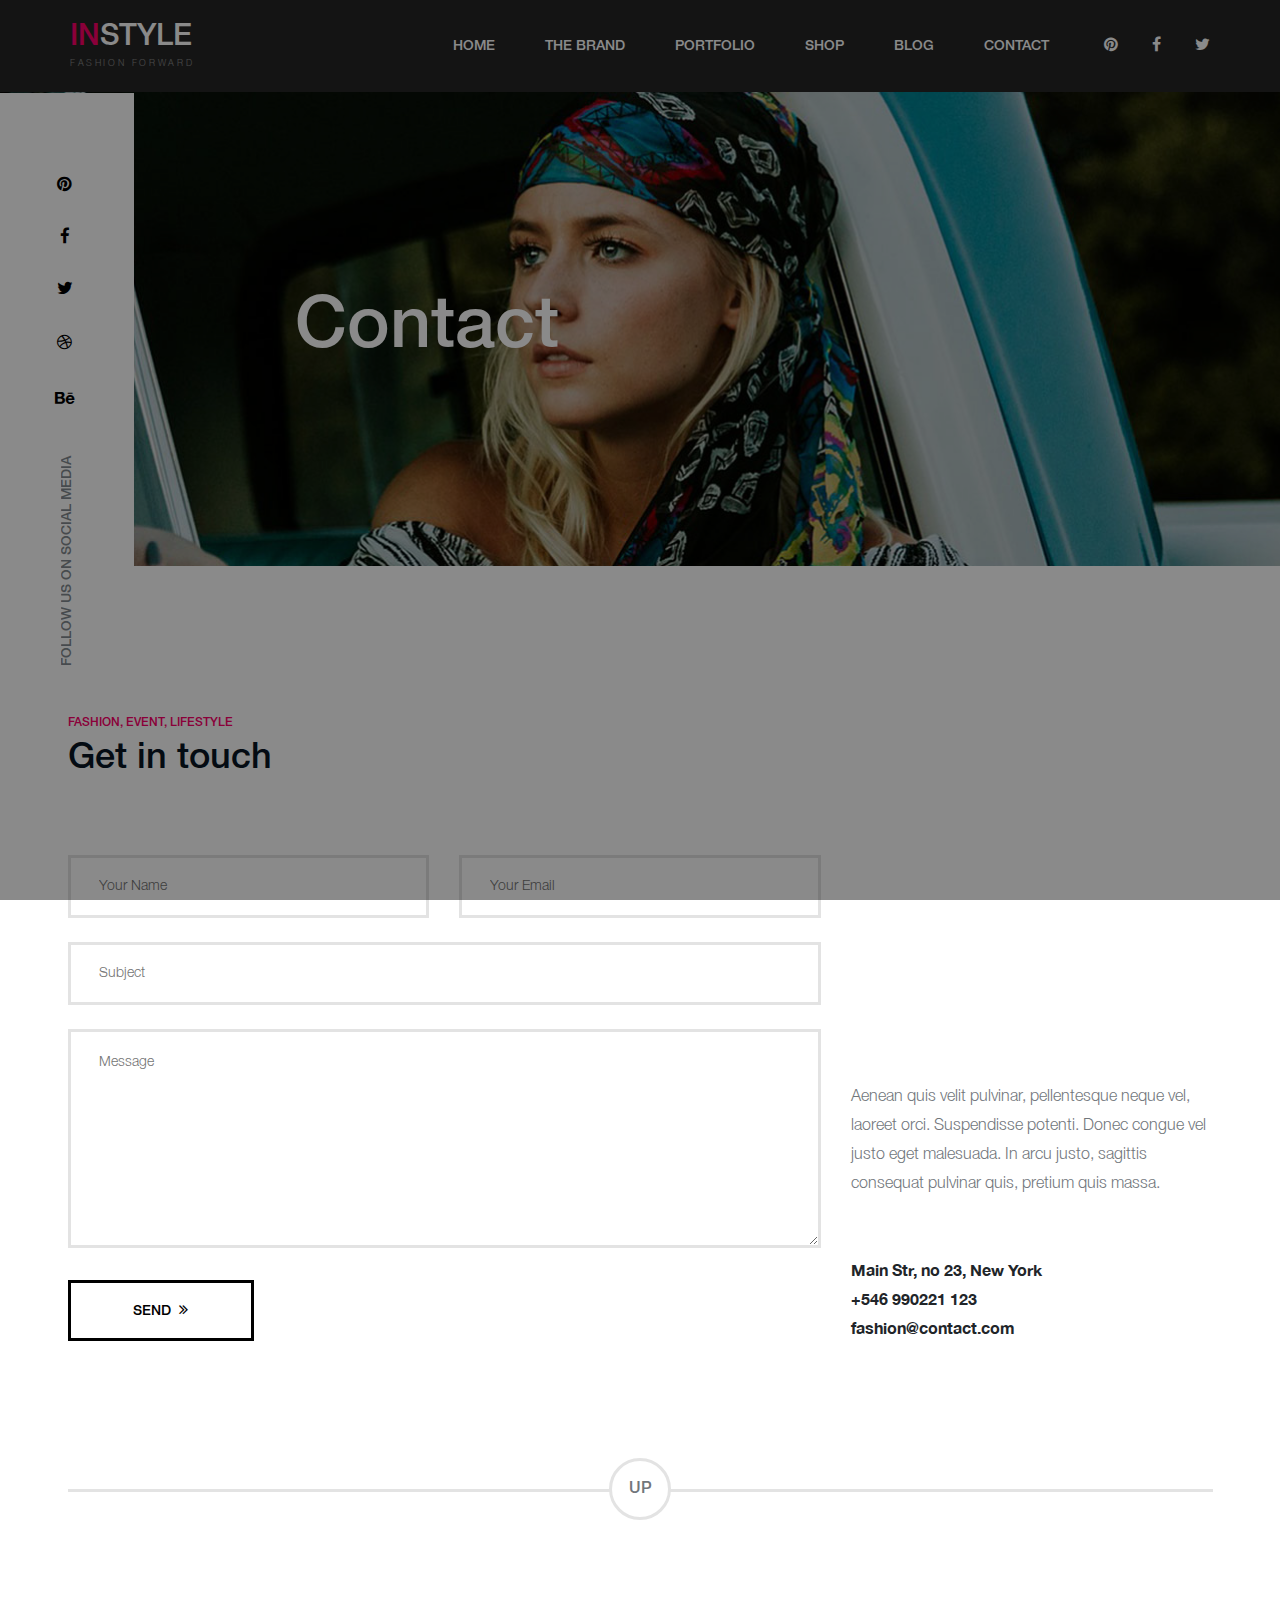
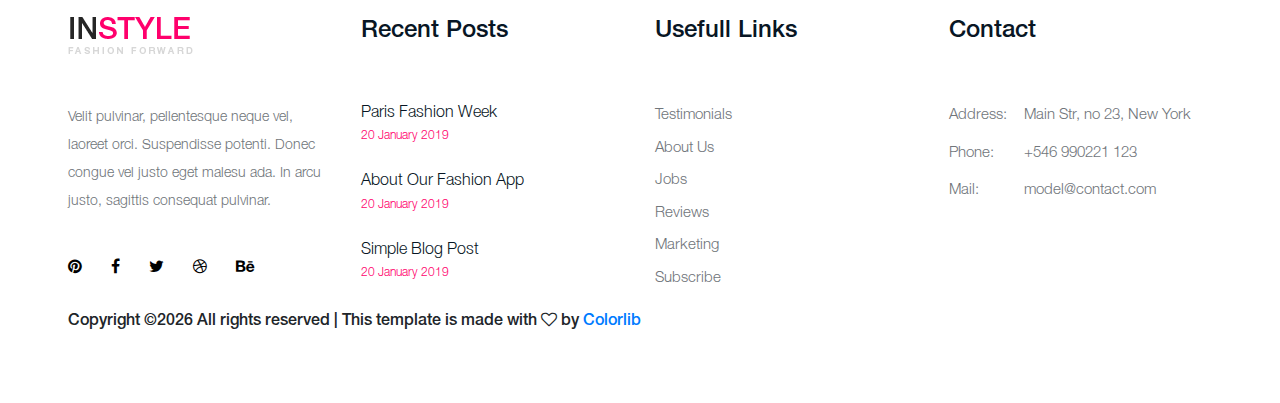
<file: polin/instylr/contact.html>
<!DOCTYPE html>
<html lang="zxx">
<head>
	<title>INSTYLR | Fashion HTML Template</title>
	<meta charset="UTF-8">
	<meta name="description" content="Instyle Fashion HTML Template">
	<meta name="keywords" content="instyle, fashion, html">
	<meta name="viewport" content="width=device-width, initial-scale=1.0">
	<!-- Favicon -->
	<link href="img/favicon.ico" rel="shortcut icon"/>

	<!-- Stylesheets -->
	<link rel="stylesheet" href="css/bootstrap.min.css"/>
	<link rel="stylesheet" href="css/font-awesome.min.css"/>
	<link rel="stylesheet" href="css/owl.carousel.min.css"/>
	<!-- Main Stylesheets -->
	<link rel="stylesheet" href="css/style.css"/>


	<!--[if lt IE 9]>
		<script src="https://oss.maxcdn.com/html5shiv/3.7.2/html5shiv.min.js"></script>
		<script src="https://oss.maxcdn.com/respond/1.4.2/respond.min.js"></script>
	<![endif]-->

</head>
<body>
	<!-- Page Preloder -->
	<div id="preloder">
		<div class="loader"></div>
	</div>

	<!-- Header section -->
	<header class="header-section">
		<nav class="navbar navbar-expand-md navbar-dark bg-dark site-navbar">
			<a class="navbar-brand site-logo" href="index.html#">
				<h2><span>In</span>Style</h2>
				<p>Fashion Forward</p>
			</a>
			<button class="navbar-toggler d-lg-none" type="button" data-toggle="collapse" data-target="#collapsibleNavId" aria-controls="collapsibleNavId"
				aria-expanded="false" aria-label="Toggle navigation">
				<span class="navbar-toggler-icon"></span>
			</button>
			<div class="collapse navbar-collapse" id="collapsibleNavId">
				<!-- Main menu -->
				<ul class="navbar-nav ml-auto mt-2 mt-lg-0">
					<li class="nav-item">
						<a class="nav-link" href="index.html">Home</a>
					</li>
					<li class="nav-item">
						<a class="nav-link" href="about.html">the Brand</a>
					</li>
					<li class="nav-item">
						<a class="nav-link" href="portfolio.html">Portfolio</a>
					</li>
					<li class="nav-item">
						<a class="nav-link" href="#">Shop</a>
					</li>
					<li class="nav-item">
						<a class="nav-link" href="blog.html">blog</a>
					</li>
					<li class="nav-item">
						<a class="nav-link" href="contact.html">Contact</a>
					</li>                                                                
				</ul>
				<div class="social-links my-2 my-lg-0">
					<a href="#"><i class="fa fa-pinterest"></i></a>
					<a href="#"><i class="fa fa-facebook"></i></a>
					<a href="#"><i class="fa fa-twitter"></i></a>
				</div>
			</div>
		</nav>
	</header>
	<!-- Header section end-->

	<!-- Page top section -->
	<section class="page-top-section set-bg" data-setbg="img/header-bg/4.jpg">
		<h2>Contact</h2>
		<div class="hero-social-warp">
			<p>Follow us on Social MEdia</p>
			<div class="hero-social-links">
				<a href="#"><i class="fa fa-behance"></i></a>
				<a href="#"><i class="fa fa-dribbble"></i></a>
				<a href="#"><i class="fa fa-twitter"></i></a>
				<a href="#"><i class="fa fa-facebook"></i></a>
				<a href="#"><i class="fa fa-pinterest"></i></a>
			</div>
		</div>
	</section>
	<!-- Page top section end-->


	<!-- Contact page -->
	<section class="page-warp contact-page">
		<div class="container">
			<div class="row">
				<div class="col-lg-8">
					<div class="section-title">
						<span>fashion, event, lifestyle</span>
						<h2>Get in touch</h2>
					</div>
					<form class="comment-form">
						<div class="row">
							<div class="col-md-6">
								<input type="text" placeholder="Your Name">
							</div>
							<div class="col-md-6">
								<input type="text" placeholder="Your Email">
							</div>
							<div class="col-md-12">
								<input type="text" placeholder="Subject">
								<textarea placeholder="Message"></textarea>
								<button class="site-btn sb-dark">SEND <i class="fa fa-angle-double-right"></i></button>
							</div>
						</div>
					</form>
				</div>
				<div class="col-lg-4">
					<div class="map">
						<iframe src="https://www.google.com/maps/embed?pb=!1m18!1m12!1m3!1d48359.89302507648!2d-73.95762813994347!3d40.75117343692072!2m3!1f0!2f0!3f0!3m2!1i1024!2i768!4f13.1!3m3!1m2!1s0x89c2592bc7bab159%3A0x56156cc4c5ee8e31!2sLong+Island+City%2C+Queens%2C+NY%2C+USA!5e0!3m2!1sen!2sbd!4v1561474745218!5m2!1sen!2sbd" style="border:0" allowfullscreen></iframe>
					</div>
				<div class="contact-text">
					<p>Aenean quis velit pulvinar, pellentesque neque vel, laoreet orci. Suspendisse potenti. Donec congue vel justo eget malesuada. In arcu justo, sagittis consequat pulvinar quis, pretium quis massa. </p>
					<ul>
						<li>Main Str, no 23, New York</li>
						<li>+546 990221 123</li>
						<li>fashion@contact.com</li>
					</ul>
				</div>
				</div>
			</div>
		</div>
	</section>
	<!-- Contact page end-->
	
	<!-- Back to top -->
	<div class="container">
		<div class="backtotop">
			<div class="up-btn" id="backTotop">UP</div>
		</div>
	</div>

	<!-- Footer section -->
	<footer class="footer-section">
		<div class="container">
			<div class="row">
				<div class="col-lg-3 col-sm-6">
					<div class="footer-widget fw-about">
						<img src="img/footer-logo.png" alt="">
						<p>Velit pulvinar, pellentesque neque vel, laoreet orci. Suspendisse potenti. Donec congue vel justo eget malesu ada. In arcu justo, sagittis consequat pulvinar.</p>
						<div class="fw-social">
							<a href="#"><i class="fa fa-pinterest"></i></a>
							<a href="#"><i class="fa fa-facebook"></i></a>
							<a href="#"><i class="fa fa-twitter"></i></a>
							<a href="#"><i class="fa fa-dribbble"></i></a>
							<a href="#"><i class="fa fa-behance"></i></a>
						</div>
					</div>
				</div>
				<div class="col-lg-3 col-sm-6">
					<div class="footer-widget resent-post">
						<h2 class="fw-title">Recent Posts</h2>
						<div class="rp-item">
							<h4>Paris Fashion Week</h4>
							<span>20 January 2019</span>
						</div>
						<div class="rp-item">
							<h4>About Our Fashion App</h4>
							<span>20 January 2019</span>
						</div>
						<div class="rp-item">
							<h4>Simple Blog Post</h4>
							<span>20 January 2019</span>
						</div>
					</div>
				</div>
				<div class="col-lg-3 col-sm-6">
					<div class="footer-widget">
						<h2 class="fw-title">Usefull Links</h2>
						<ul>
							<li><a href="#">Testimonials</a></li>
							<li><a href="#">About Us</a></li>
							<li><a href="#">Jobs</a></li>
							<li><a href="#">Reviews</a></li>
							<li><a href="#">Marketing</a></li>
							<li><a href="#">Subscribe</a></li>
						</ul>
					</div>
				</div>
				<div class="col-lg-3 col-sm-6">
					<div class="footer-widget contact-widget">
						<h2 class="fw-title">Contact</h2>
						<ul>
							<li><span>Address:</span>Main Str, no 23, New York</li>
							<li><span>Phone:</span>+546 990221 123</li>
							<li><span>Mail:</span>model@contact.com</li>
						</ul>
					</div>
				</div>
			</div>

<!-- Link back to Colorlib can't be removed. Template is licensed under CC BY 3.0. -->
Copyright &copy;<script>document.write(new Date().getFullYear());</script> All rights reserved | This template is made with <i class="fa fa-heart-o" aria-hidden="true"></i> by <a href="https://colorlib.com" target="_blank">Colorlib</a>
<!-- Link back to Colorlib can't be removed. Template is licensed under CC BY 3.0. -->

		</div>
	</footer>
	<!-- Footer section end -->
	
	
	<!--====== Javascripts & Jquery ======-->
	<script src="js/jquery-3.2.1.min.js"></script>
	<script src="js/bootstrap.min.js"></script>
	<script src="js/owl.carousel.min.js"></script>
	<script src="js/main.js"></script>

	</body>
</html>
</file>
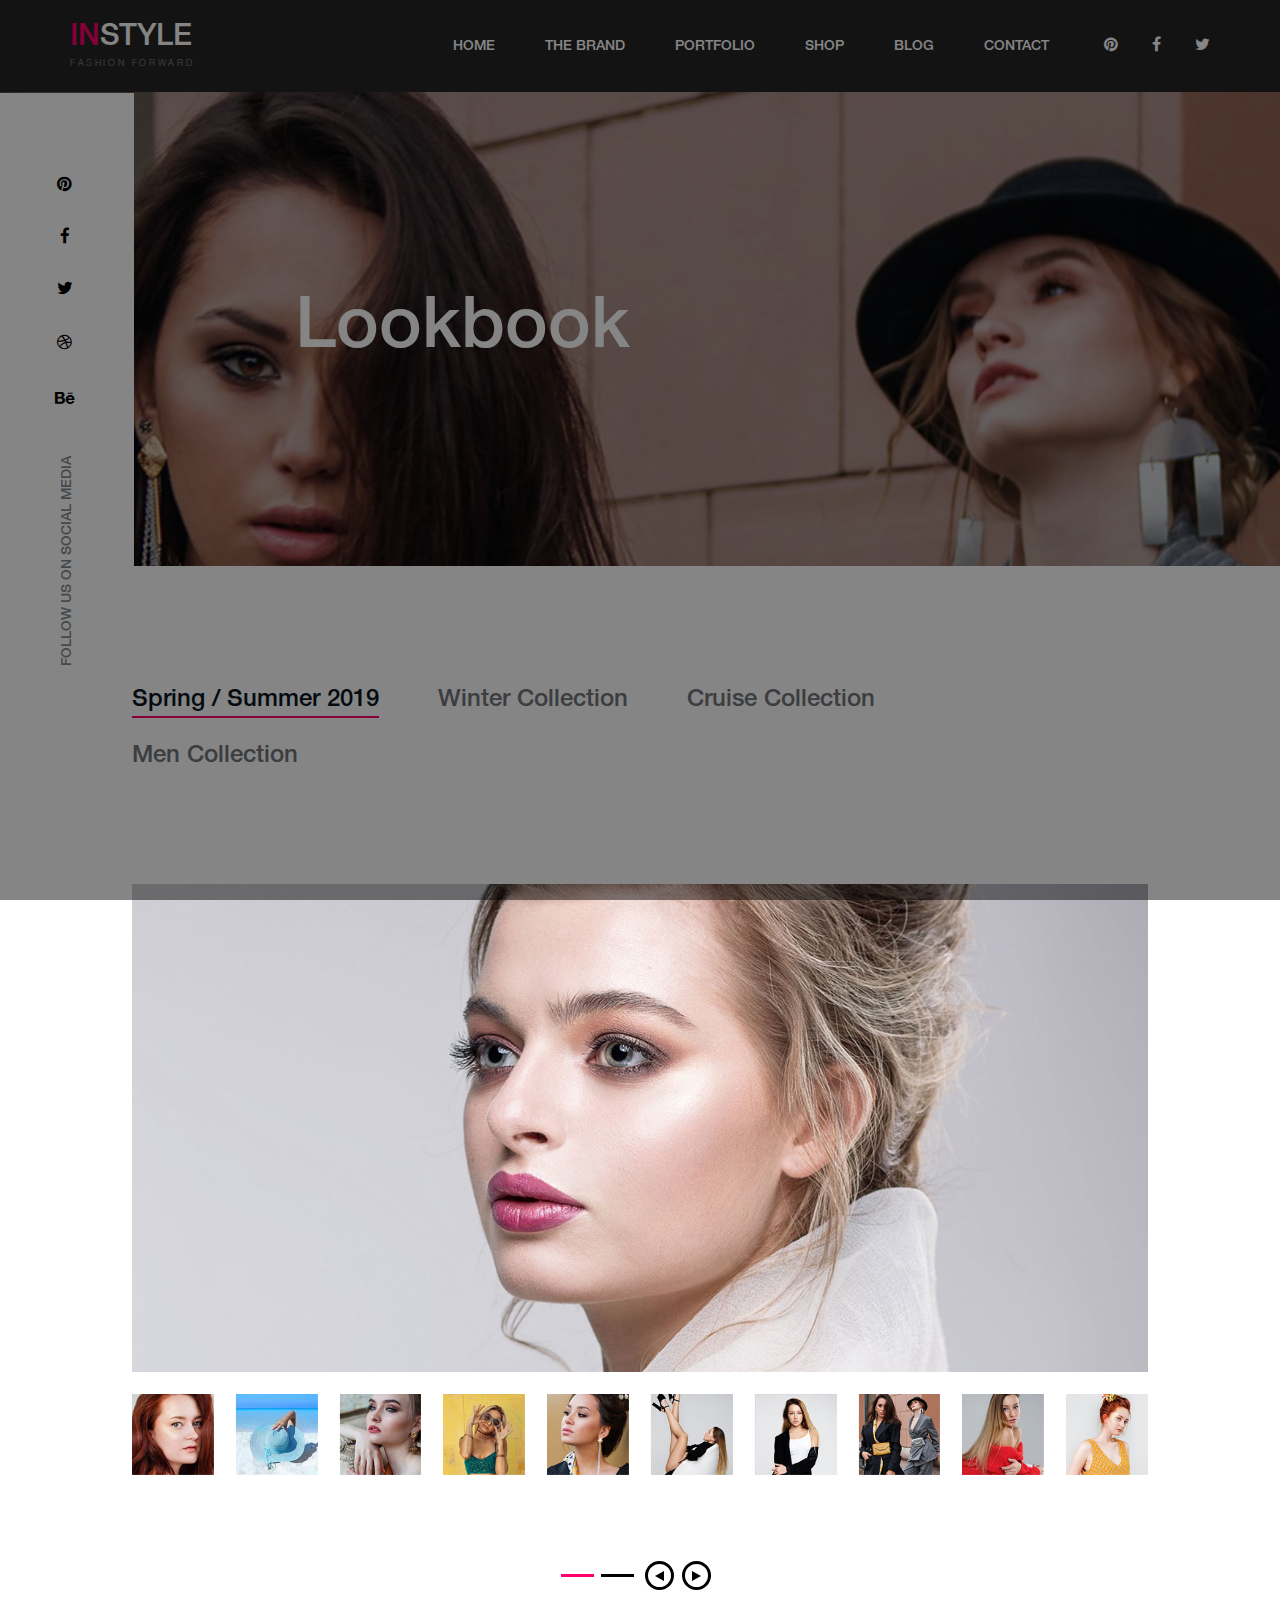
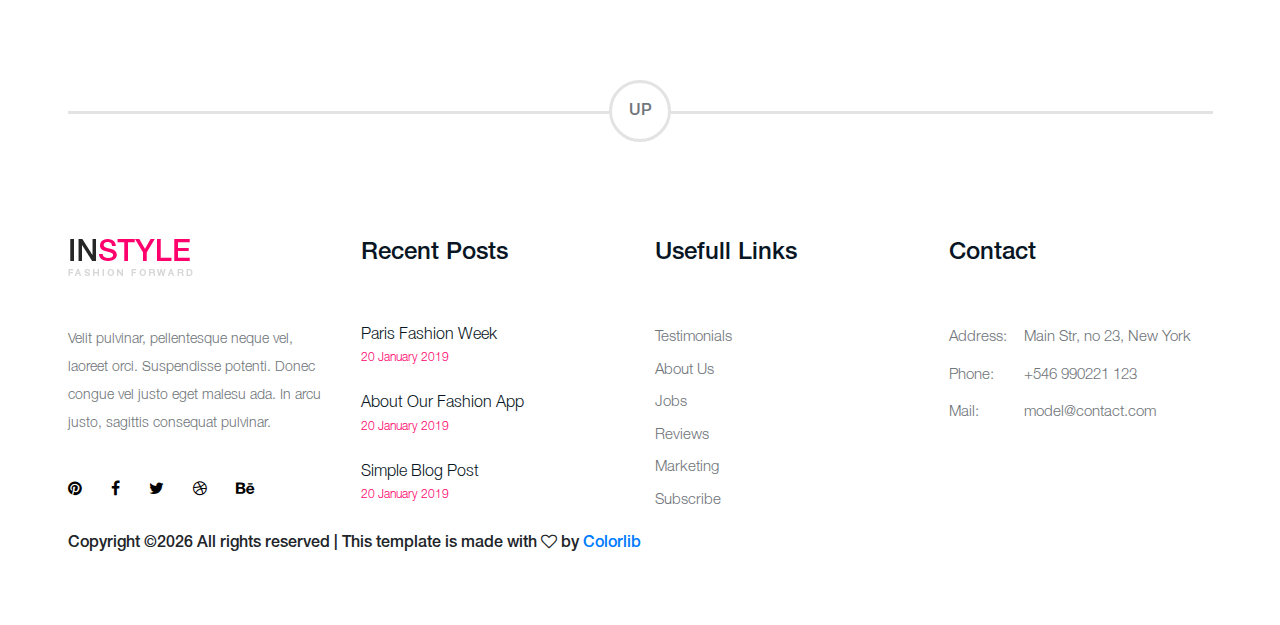
<file: polin/instylr/portfolio.html>
<!DOCTYPE html>
<html lang="zxx">
<head>
	<title>INSTYLR | Fashion HTML Template</title>
	<meta charset="UTF-8">
	<meta name="description" content="Instyle Fashion HTML Template">
	<meta name="keywords" content="instyle, fashion, html">
	<meta name="viewport" content="width=device-width, initial-scale=1.0">
	<!-- Favicon -->
	<link href="img/favicon.ico" rel="shortcut icon"/>

	<!-- Stylesheets -->
	<link rel="stylesheet" href="css/bootstrap.min.css"/>
	<link rel="stylesheet" href="css/font-awesome.min.css"/>
	<link rel="stylesheet" href="css/owl.carousel.min.css"/>

	<!-- Main Stylesheets -->
	<link rel="stylesheet" href="css/style.css"/>


	<!--[if lt IE 9]>
		<script src="https://oss.maxcdn.com/html5shiv/3.7.2/html5shiv.min.js"></script>
		<script src="https://oss.maxcdn.com/respond/1.4.2/respond.min.js"></script>
	<![endif]-->

</head>
<body>
	<!-- Page Preloder -->
	<div id="preloder">
		<div class="loader"></div>
	</div>

	<!-- Header section -->
	<header class="header-section">
		<nav class="navbar navbar-expand-md navbar-dark bg-dark site-navbar">
			<a class="navbar-brand site-logo" href="index.html#">
				<h2><span>In</span>Style</h2>
				<p>Fashion Forward</p>
			</a>
			<button class="navbar-toggler d-lg-none" type="button" data-toggle="collapse" data-target="#collapsibleNavId" aria-controls="collapsibleNavId"
				aria-expanded="false" aria-label="Toggle navigation">
				<span class="navbar-toggler-icon"></span>
			</button>
			<div class="collapse navbar-collapse" id="collapsibleNavId">
				<!-- Main menu -->
				<ul class="navbar-nav ml-auto mt-2 mt-lg-0">
					<li class="nav-item">
						<a class="nav-link" href="index.html">Home</a>
					</li>
					<li class="nav-item">
						<a class="nav-link" href="about.html">the Brand</a>
					</li>
					<li class="nav-item">
						<a class="nav-link" href="portfolio.html">Portfolio</a>
					</li>
					<li class="nav-item">
						<a class="nav-link" href="#">Shop</a>
					</li>
					<li class="nav-item">
						<a class="nav-link" href="blog.html">blog</a>
					</li>
					<li class="nav-item">
						<a class="nav-link" href="contact.html">Contact</a>
					</li>                                                                
				</ul>
				<div class="social-links my-2 my-lg-0">
					<a href="#"><i class="fa fa-pinterest"></i></a>
					<a href="#"><i class="fa fa-facebook"></i></a>
					<a href="#"><i class="fa fa-twitter"></i></a>
				</div>
			</div>
		</nav>
	</header>
	<!-- Header section end-->

	<!-- Page top section -->
	<section class="page-top-section set-bg" data-setbg="img/header-bg/3.jpg">
		<h2>Lookbook</h2>
		<div class="hero-social-warp">
			<p>Follow us on Social MEdia</p>
			<div class="hero-social-links">
				<a href="#"><i class="fa fa-behance"></i></a>
				<a href="#"><i class="fa fa-dribbble"></i></a>
				<a href="#"><i class="fa fa-twitter"></i></a>
				<a href="#"><i class="fa fa-facebook"></i></a>
				<a href="#"><i class="fa fa-pinterest"></i></a>
			</div>
		</div>
	</section>
	<!-- Page top section end-->

	<!-- Portfolio page -->
	<div class="portfolio-page">
		<ul class="portfolio-cata">
			<li class="active"><a href="#">Spring / Summer 2019</a></li>
			<li><a href="#">Winter Collection</a></li>
			<li><a href="#">Cruise Collection</a></li>
			<li><a href="#">Men Collection</a></li>
		</ul>
		<img src="img/portfolio-2/1.jpg" alt="" class="portfolio-big-img">
		<!-- Related portfolio slider -->
		<div class="portfolio-slider owl-carousel">
			<a href="#"><img src="img/portfolio-2/2.jpg" alt=""></a>
			<a href="#"><img src="img/portfolio-2/3.jpg" alt=""></a>
			<a href="#"><img src="img/portfolio-2/4.jpg" alt=""></a>
			<a href="#"><img src="img/portfolio-2/5.jpg" alt=""></a>
			<a href="#"><img src="img/portfolio-2/6.jpg" alt=""></a>
			<a href="#"><img src="img/portfolio-2/7.jpg" alt=""></a>
			<a href="#"><img src="img/portfolio-2/8.jpg" alt=""></a>
			<a href="#"><img src="img/portfolio-2/9.jpg" alt=""></a>
			<a href="#"><img src="img/portfolio-2/10.jpg" alt=""></a>
			<a href="#"><img src="img/portfolio-2/11.jpg" alt=""></a>
			<a href="#"><img src="img/portfolio-2/6.jpg" alt=""></a>
		</div>
	</div>
	<!-- Portfolio page end-->

	<!-- Back to top -->
	<div class="container">
		<div class="backtotop">
			<div class="up-btn" id="backTotop">UP</div>
		</div>
	</div>

	<!-- Footer section -->
	<footer class="footer-section">
		<div class="container">
			<div class="row">
				<div class="col-lg-3 col-sm-6">
					<div class="footer-widget fw-about">
						<img src="img/footer-logo.png" alt="">
						<p>Velit pulvinar, pellentesque neque vel, laoreet orci. Suspendisse potenti. Donec congue vel justo eget malesu ada. In arcu justo, sagittis consequat pulvinar.</p>
						<div class="fw-social">
							<a href="#"><i class="fa fa-pinterest"></i></a>
							<a href="#"><i class="fa fa-facebook"></i></a>
							<a href="#"><i class="fa fa-twitter"></i></a>
							<a href="#"><i class="fa fa-dribbble"></i></a>
							<a href="#"><i class="fa fa-behance"></i></a>
						</div>
					</div>
				</div>
				<div class="col-lg-3 col-sm-6">
					<div class="footer-widget resent-post">
						<h2 class="fw-title">Recent Posts</h2>
						<div class="rp-item">
							<h4>Paris Fashion Week</h4>
							<span>20 January 2019</span>
						</div>
						<div class="rp-item">
							<h4>About Our Fashion App</h4>
							<span>20 January 2019</span>
						</div>
						<div class="rp-item">
							<h4>Simple Blog Post</h4>
							<span>20 January 2019</span>
						</div>
					</div>
				</div>
				<div class="col-lg-3 col-sm-6">
					<div class="footer-widget">
						<h2 class="fw-title">Usefull Links</h2>
						<ul>
							<li><a href="#">Testimonials</a></li>
							<li><a href="#">About Us</a></li>
							<li><a href="#">Jobs</a></li>
							<li><a href="#">Reviews</a></li>
							<li><a href="#">Marketing</a></li>
							<li><a href="#">Subscribe</a></li>
						</ul>
					</div>
				</div>
				<div class="col-lg-3 col-sm-6">
					<div class="footer-widget contact-widget">
						<h2 class="fw-title">Contact</h2>
						<ul>
							<li><span>Address:</span>Main Str, no 23, New York</li>
							<li><span>Phone:</span>+546 990221 123</li>
							<li><span>Mail:</span>model@contact.com</li>
						</ul>
					</div>
				</div>
			</div>

<!-- Link back to Colorlib can't be removed. Template is licensed under CC BY 3.0. -->
Copyright &copy;<script>document.write(new Date().getFullYear());</script> All rights reserved | This template is made with <i class="fa fa-heart-o" aria-hidden="true"></i> by <a href="https://colorlib.com" target="_blank">Colorlib</a>
<!-- Link back to Colorlib can't be removed. Template is licensed under CC BY 3.0. -->

		</div>
	</footer>
	<!-- Footer section end -->
	
	
	<!--====== Javascripts & Jquery ======-->
	<script src="js/jquery-3.2.1.min.js"></script>
	<script src="js/bootstrap.min.js"></script>
	<script src="js/owl.carousel.min.js"></script>
	<script src="js/main.js"></script>

	</body>
</html>
</file>
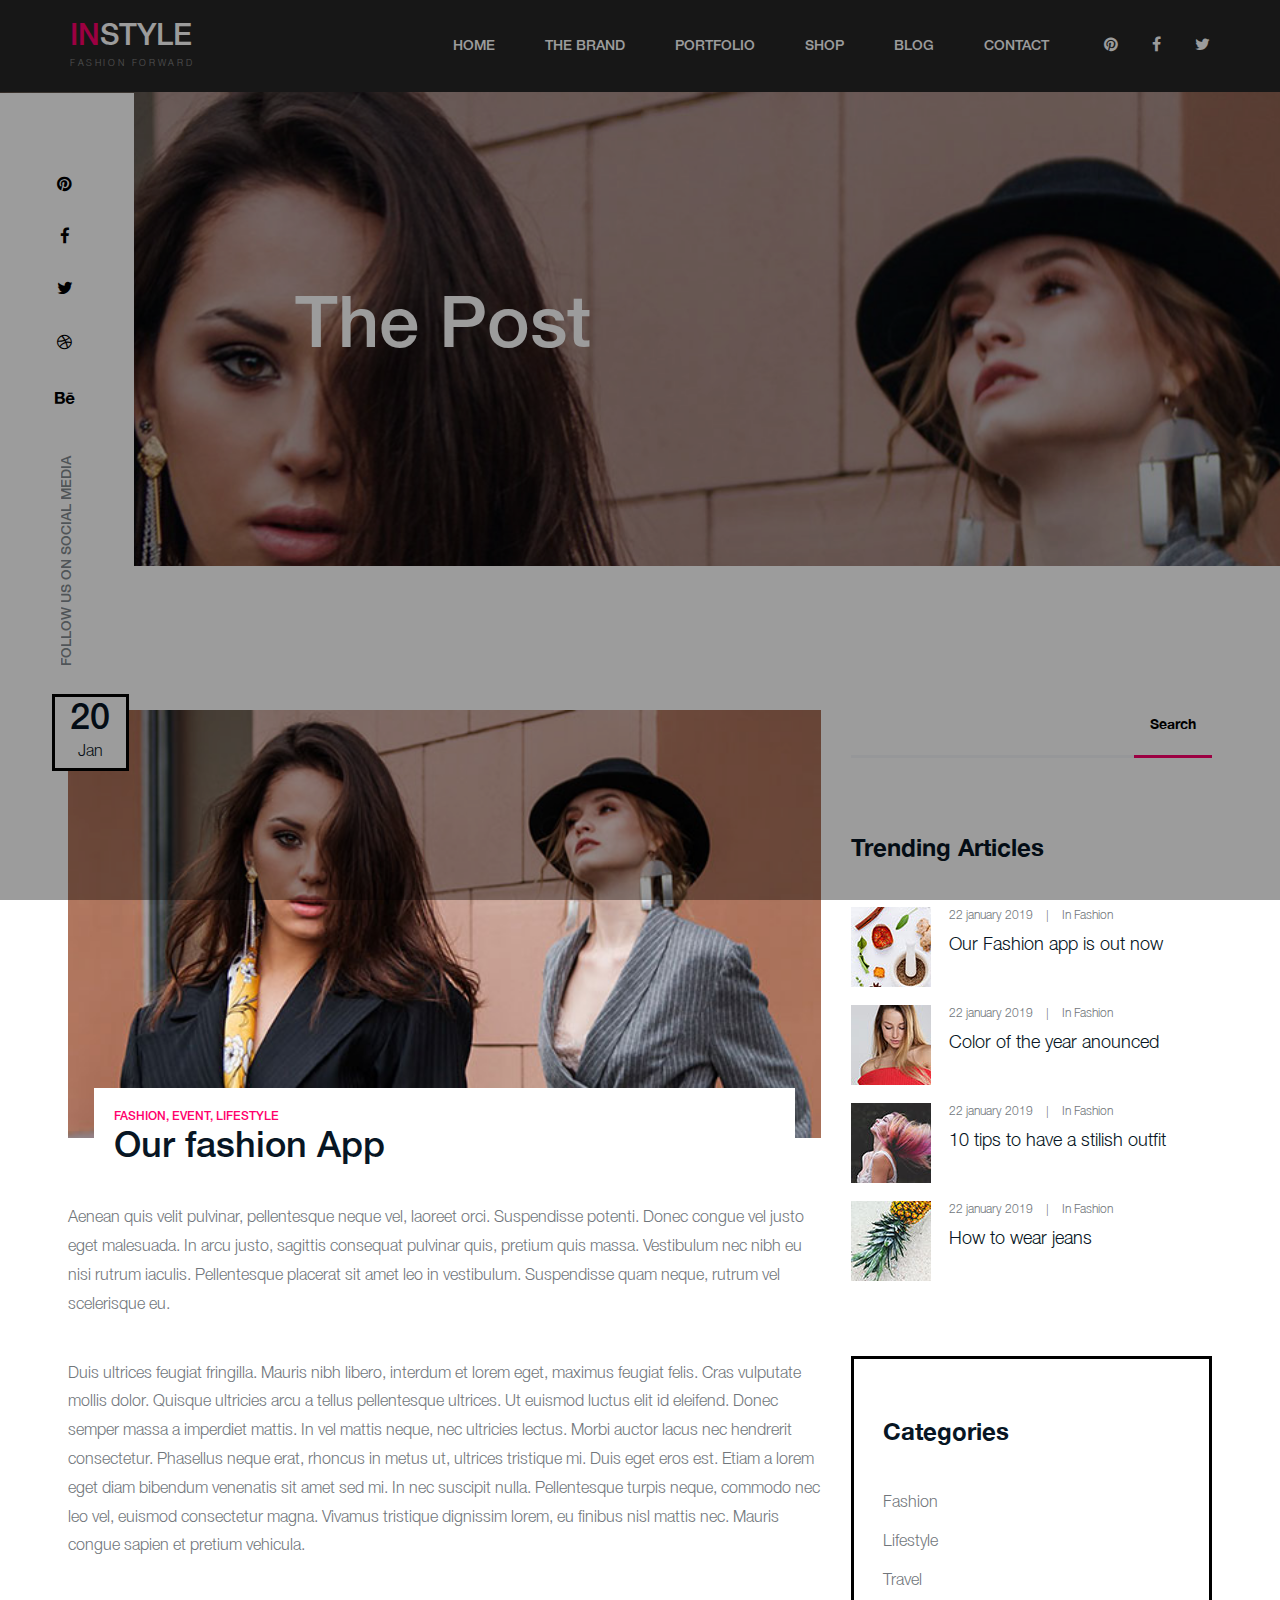
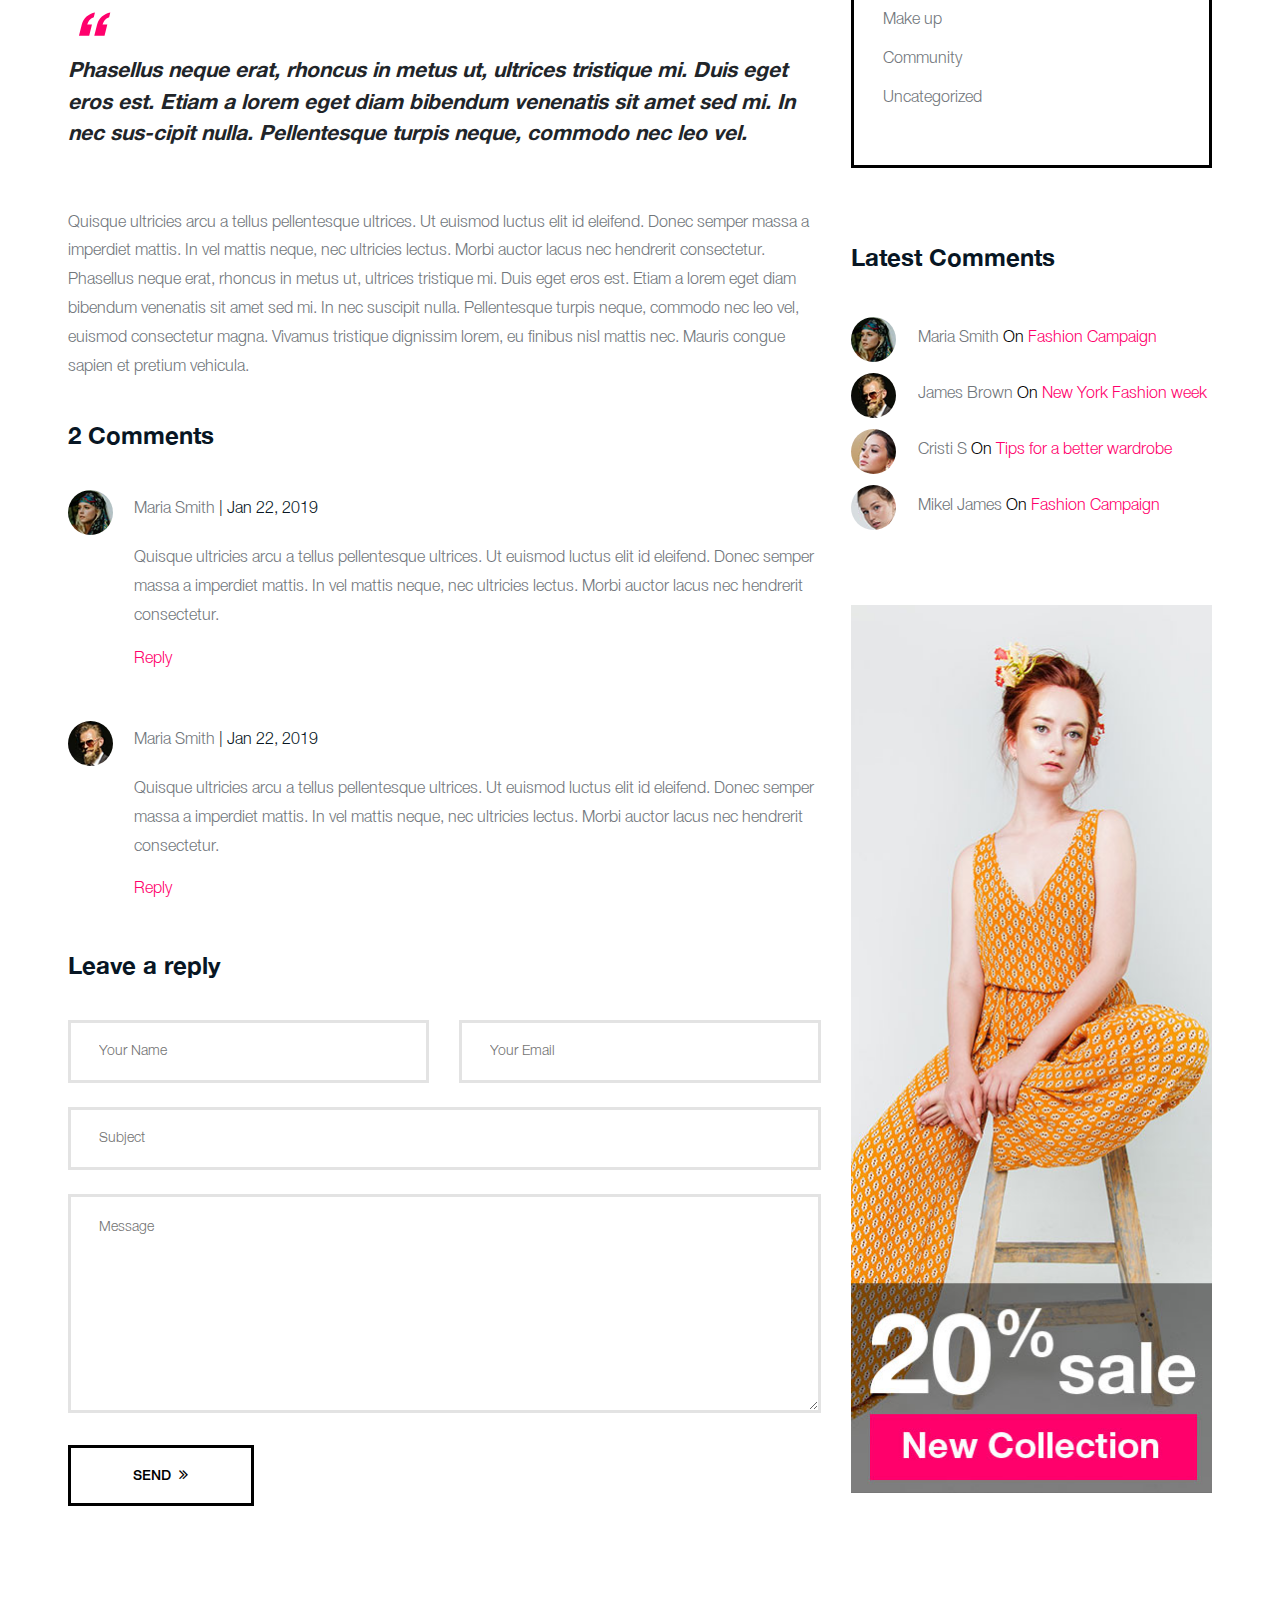
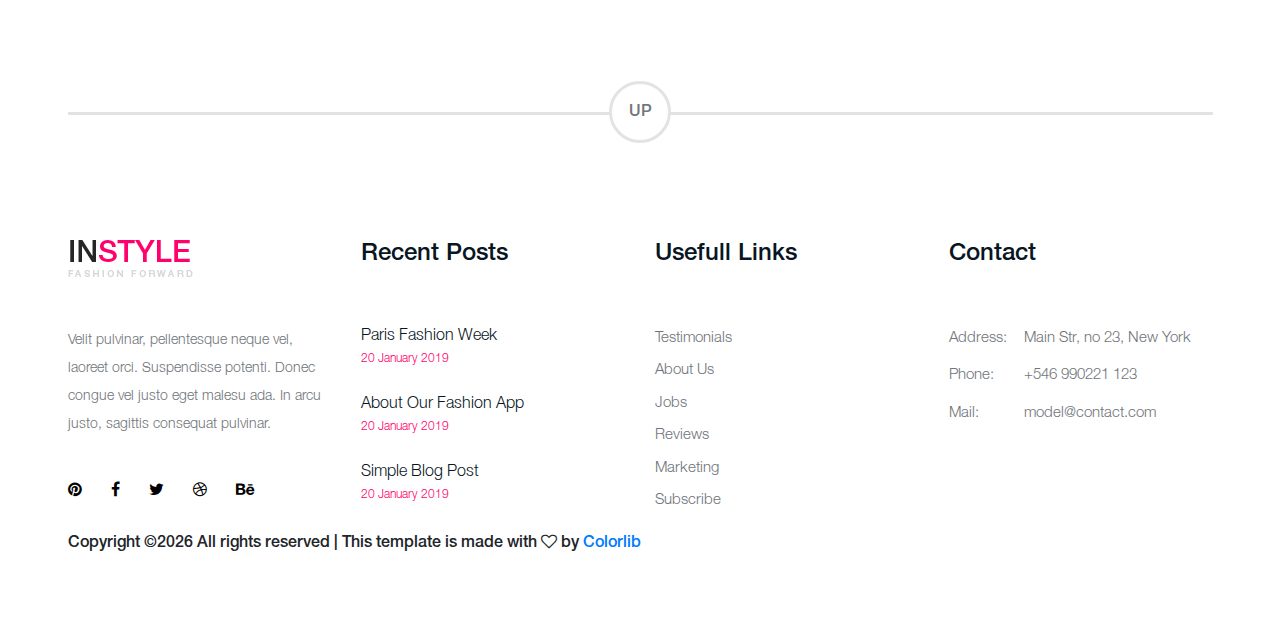
<file: polin/instylr/single-blog.html>
<!DOCTYPE html>
<html lang="zxx">
<head>
	<title>INSTYLR | Fashion HTML Template</title>
	<meta charset="UTF-8">
	<meta name="description" content="Instyle Fashion HTML Template">
	<meta name="keywords" content="instyle, fashion, html">
	<meta name="viewport" content="width=device-width, initial-scale=1.0">
	<!-- Favicon -->
	<link href="img/favicon.ico" rel="shortcut icon"/>

	<!-- Stylesheets -->
	<link rel="stylesheet" href="css/bootstrap.min.css"/>
	<link rel="stylesheet" href="css/font-awesome.min.css"/>
	<link rel="stylesheet" href="css/owl.carousel.min.css"/>

	<!-- Main Stylesheets -->
	<link rel="stylesheet" href="css/style.css"/>


	<!--[if lt IE 9]>
		<script src="https://oss.maxcdn.com/html5shiv/3.7.2/html5shiv.min.js"></script>
		<script src="https://oss.maxcdn.com/respond/1.4.2/respond.min.js"></script>
	<![endif]-->

</head>
<body>
	<!-- Page Preloder -->
	<div id="preloder">
		<div class="loader"></div>
	</div>

	<!-- Header section -->
	<header class="header-section">
		<nav class="navbar navbar-expand-md navbar-dark bg-dark site-navbar">
			<a class="navbar-brand site-logo" href="index.html#">
				<h2><span>In</span>Style</h2>
				<p>Fashion Forward</p>
			</a>
			<button class="navbar-toggler d-lg-none" type="button" data-toggle="collapse" data-target="#collapsibleNavId" aria-controls="collapsibleNavId"
				aria-expanded="false" aria-label="Toggle navigation">
				<span class="navbar-toggler-icon"></span>
			</button>
			<div class="collapse navbar-collapse" id="collapsibleNavId">
				<!-- Main menu -->
				<ul class="navbar-nav ml-auto mt-2 mt-lg-0">
					<li class="nav-item">
						<a class="nav-link" href="index.html">Home</a>
					</li>
					<li class="nav-item">
						<a class="nav-link" href="about.html">the Brand</a>
					</li>
					<li class="nav-item">
						<a class="nav-link" href="portfolio.html">Portfolio</a>
					</li>
					<li class="nav-item">
						<a class="nav-link" href="#">Shop</a>
					</li>
					<li class="nav-item">
						<a class="nav-link" href="blog.html">blog</a>
					</li>
					<li class="nav-item">
						<a class="nav-link" href="contact.html">Contact</a>
					</li>                                                                
				</ul>
				<div class="social-links my-2 my-lg-0">
					<a href="#"><i class="fa fa-pinterest"></i></a>
					<a href="#"><i class="fa fa-facebook"></i></a>
					<a href="#"><i class="fa fa-twitter"></i></a>
				</div>
			</div>
		</nav>
	</header>
	<!-- Header section end-->

	<!-- Page top section -->
	<section class="page-top-section set-bg" data-setbg="img/header-bg/3.jpg">
		<h2>The Post</h2>
		<div class="hero-social-warp">
			<p>Follow us on Social MEdia</p>
			<div class="hero-social-links">
				<a href="#"><i class="fa fa-behance"></i></a>
				<a href="#"><i class="fa fa-dribbble"></i></a>
				<a href="#"><i class="fa fa-twitter"></i></a>
				<a href="#"><i class="fa fa-facebook"></i></a>
				<a href="#"><i class="fa fa-pinterest"></i></a>
			</div>
		</div>
	</section>
	<!-- Page top section end-->

	<!-- Single Blog page -->
	<section class="page-warp single-blog-page">
		<div class="container">
			<div class="row">
				<div class="col-lg-8">
					<div class="blog-item">
						<div class="blog-thumb set-bg" data-setbg="img/blog/2.jpg">
							<div class="blog-date">
								<h2>20</h2>
								<p>Jan</p>							
							</div>
						</div>
						<div class="blog-head">
							<div class="blog-tags">fashion, event, lifestyle</div>
							<h2>Our fashion App</h2>
						</div>
						<p>Aenean quis velit pulvinar, pellentesque neque vel, laoreet orci. Suspendisse potenti. Donec congue vel justo eget malesuada. In arcu justo, sagittis consequat pulvinar quis, pretium quis massa. Vestibulum nec nibh eu nisi rutrum iaculis. Pellentesque placerat sit amet leo in vestibulum. Suspendisse quam neque, rutrum vel scelerisque eu.</p>
						
						<p>Duis ultrices feugiat fringilla. Mauris nibh libero, interdum et lorem eget, maximus feugiat felis. Cras vulputate mollis dolor. Quisque ultricies arcu a tellus pellentesque ultrices. Ut euismod luctus elit id eleifend. Donec semper massa a imperdiet mattis. In vel mattis neque, nec ultricies lectus. Morbi auctor lacus nec hendrerit consectetur. Phasellus neque erat, rhoncus in metus ut, ultrices tristique mi. Duis eget eros est. Etiam a lorem eget diam bibendum venenatis sit amet sed mi. In nec suscipit nulla. Pellentesque turpis neque, commodo nec leo vel, euismod consectetur magna. Vivamus tristique dignissim lorem, eu finibus nisl mattis nec. Mauris congue sapien et pretium vehicula. </p>
						
						<blockquote>
							Phasellus neque erat, rhoncus in metus ut, ultrices tristique mi. Duis eget eros est. Etiam a lorem eget diam bibendum venenatis sit amet sed mi. In nec sus-cipit nulla. Pellentesque turpis neque, commodo nec leo vel.
						</blockquote>
						<p>Quisque ultricies arcu a tellus pellentesque ultrices. Ut euismod luctus elit id eleifend. Donec semper massa a imperdiet mattis. In vel mattis neque, nec ultricies lectus. Morbi auctor lacus nec hendrerit consectetur. Phasellus neque erat, rhoncus in metus ut, ultrices tristique mi. Duis eget eros est. Etiam a lorem eget diam bibendum venenatis sit amet sed mi. In nec suscipit nulla. Pellentesque turpis neque, commodo nec leo vel, euismod consectetur magna. Vivamus tristique dignissim lorem, eu finibus nisl mattis nec. Mauris congue sapien et pretium vehicula. </p>
					</div>
					<div class="blog-comments">
						<h3 class="bc-title">2 Comments</h3>
						<ul class="comments-list">
							<li>
								<img src="img/blog/comment-thumb/1.jpg" alt="" class="comment-avatar">
								<div class="comment-text">
									<h6>Maria Smith <span>| Jan 22, 2019</span></h6>
									<p>Quisque ultricies arcu a tellus pellentesque ultrices. Ut euismod luctus elit id eleifend. Donec semper massa a imperdiet mattis. In vel mattis neque, nec ultricies lectus. Morbi auctor lacus nec hendrerit consectetur. </p>
									<a href="#" class="reply-btn">Reply</a>
								</div>
							</li>
							<li>
								<img src="img/blog/comment-thumb/2.jpg" alt="" class="comment-avatar">
								<div class="comment-text">
									<h6>Maria Smith <span>| Jan 22, 2019</span></h6>
									<p>Quisque ultricies arcu a tellus pellentesque ultrices. Ut euismod luctus elit id eleifend. Donec semper massa a imperdiet mattis. In vel mattis neque, nec ultricies lectus. Morbi auctor lacus nec hendrerit consectetur. </p>
									<a href="#" class="reply-btn">Reply</a>
								</div>
							</li>
						</ul>
						<h3 class="bc-title">Leave a reply</h3>
						<form class="comment-form">
							<div class="row">
								<div class="col-md-6">
									<input type="text" placeholder="Your Name">
								</div>
								<div class="col-md-6">
									<input type="text" placeholder="Your Email">
								</div>
								<div class="col-md-12">
									<input type="text" placeholder="Subject">
									<textarea placeholder="Message"></textarea>
									<button class="site-btn sb-dark">SEND <i class="fa fa-angle-double-right"></i></button>
								</div>
							</div>
						</form>
					</div>
				</div>
				<div class="col-lg-4 sidebar">
					<!-- widget -->
					<div class="sb-widget">
						<form class="search-widget">
							<input type="text">
							<button type="submit">Search</button>
						</form>
					</div>
					<!-- widget -->
					<div class="sb-widget">
						<h2 class="sb-title">Trending Articles</h2>
						<div class="populer-post">
							<div class="pp-item">
								<img src="img/blog/populer-post/1.jpg" alt="">
								<div class="pp-text">
									<div class="pp-meta">
										<span>22 january 2019</span> <span>|</span> <span>In Fashion</span>
									</div>
									<h5>Our Fashion app is out now</h5>
								</div>
							</div>
							<div class="pp-item">
								<img src="img/blog/populer-post/2.jpg" alt="">
								<div class="pp-text">
									<div class="pp-meta">
										<span>22 january 2019</span> <span>|</span> <span>In Fashion</span>
									</div>
									<h5>Color of the year anounced</h5>
								</div>
							</div>
							<div class="pp-item">
								<img src="img/blog/populer-post/3.jpg" alt="">
								<div class="pp-text">
									<div class="pp-meta">
										<span>22 january 2019</span> <span>|</span> <span>In Fashion</span>
									</div>
									<h5>10 tips to have a stilish outfit</h5>
								</div>
							</div>
							<div class="pp-item">
								<img src="img/blog/populer-post/4.jpg" alt="">
								<div class="pp-text">
									<div class="pp-meta">
										<span>22 january 2019</span> <span>|</span> <span>In Fashion</span>
									</div>
									<h5>How to wear jeans</h5>
								</div>
							</div>
						</div>
					</div>
					<!-- widget -->
					<div class="sb-widget">
						<div class="categories-widget">
							<h2 class="sb-title">Categories</h2>
							<ul>
								<li><a href="#">Fashion</a></li>
								<li><a href="#">Lifestyle</a></li>
								<li><a href="#">Travel</a></li>
								<li><a href="#">Make up</a></li>
								<li><a href="#">Community</a></li>
								<li><a href="#">Uncategorized</a></li>
							</ul>
						</div>
					</div>
					<!-- widget -->
					<div class="sb-widget">
						<h2 class="sb-title">Latest Comments</h2>
						<div class="latest-comments">
							<div class="lc-item">
								<img src="img/blog/comment-thumb/1.jpg" alt="">
								<h4><span>Maria Smith</span> On <a href="#">Fashion Campaign</a></h4>
							</div>
							<div class="lc-item">
								<img src="img/blog/comment-thumb/2.jpg" alt="">
								<h4><span>James Brown</span> On <a href="#">New York Fashion week</a></h4>
							</div>
							<div class="lc-item">
								<img src="img/blog/comment-thumb/3.jpg" alt="">
								<h4><span>Cristi S</span> On <a href="#">Tips for a better wardrobe</a></h4>
							</div>
							<div class="lc-item">
								<img src="img/blog/comment-thumb/4.jpg" alt="">
								<h4><span>Mikel James </span> On <a href="#">Fashion Campaign</a></h4>
							</div>
						</div>
					</div>
					<!-- widget -->
					<div class="sb-widget">
						<a href="#" class="add">
							<img src="img/add.jpg" alt="">
						</a>
					</div>
				</div>
			</div>
		</div>
	</section>
	<!-- Single Blog page end-->


	<!-- Back to top -->
	<div class="container">
		<div class="backtotop">
			<div class="up-btn" id="backTotop">UP</div>
		</div>
	</div>

	<!-- Footer section -->
	<footer class="footer-section">
		<div class="container">
			<div class="row">
				<div class="col-lg-3 col-sm-6">
					<div class="footer-widget fw-about">
						<img src="img/footer-logo.png" alt="">
						<p>Velit pulvinar, pellentesque neque vel, laoreet orci. Suspendisse potenti. Donec congue vel justo eget malesu ada. In arcu justo, sagittis consequat pulvinar.</p>
						<div class="fw-social">
							<a href="#"><i class="fa fa-pinterest"></i></a>
							<a href="#"><i class="fa fa-facebook"></i></a>
							<a href="#"><i class="fa fa-twitter"></i></a>
							<a href="#"><i class="fa fa-dribbble"></i></a>
							<a href="#"><i class="fa fa-behance"></i></a>
						</div>
					</div>
				</div>
				<div class="col-lg-3 col-sm-6">
					<div class="footer-widget resent-post">
						<h2 class="fw-title">Recent Posts</h2>
						<div class="rp-item">
							<h4>Paris Fashion Week</h4>
							<span>20 January 2019</span>
						</div>
						<div class="rp-item">
							<h4>About Our Fashion App</h4>
							<span>20 January 2019</span>
						</div>
						<div class="rp-item">
							<h4>Simple Blog Post</h4>
							<span>20 January 2019</span>
						</div>
					</div>
				</div>
				<div class="col-lg-3 col-sm-6">
					<div class="footer-widget">
						<h2 class="fw-title">Usefull Links</h2>
						<ul>
							<li><a href="#">Testimonials</a></li>
							<li><a href="#">About Us</a></li>
							<li><a href="#">Jobs</a></li>
							<li><a href="#">Reviews</a></li>
							<li><a href="#">Marketing</a></li>
							<li><a href="#">Subscribe</a></li>
						</ul>
					</div>
				</div>
				<div class="col-lg-3 col-sm-6">
					<div class="footer-widget contact-widget">
						<h2 class="fw-title">Contact</h2>
						<ul>
							<li><span>Address:</span>Main Str, no 23, New York</li>
							<li><span>Phone:</span>+546 990221 123</li>
							<li><span>Mail:</span>model@contact.com</li>
						</ul>
					</div>
				</div>
			</div>

<!-- Link back to Colorlib can't be removed. Template is licensed under CC BY 3.0. -->
Copyright &copy;<script>document.write(new Date().getFullYear());</script> All rights reserved | This template is made with <i class="fa fa-heart-o" aria-hidden="true"></i> by <a href="https://colorlib.com" target="_blank">Colorlib</a>
<!-- Link back to Colorlib can't be removed. Template is licensed under CC BY 3.0. -->

		</div>
	</footer>
	<!-- Footer section end -->
	
	
	<!--====== Javascripts & Jquery ======-->
	<script src="js/jquery-3.2.1.min.js"></script>
	<script src="js/bootstrap.min.js"></script>
	<script src="js/owl.carousel.min.js"></script>
	<script src="js/main.js"></script>

	</body>
</html>
</file>
<file: preview/css.css>
button {
  width: 150px;
  height: 50px;
  background-color: green;
  border: none;
  color: #fff;
  border-radius: 10px;
  outline: none;
  cursor: pointer;
  transition: 0.3s;
}
button:hover {
  transform: scale(0.95);
}
.overlay {
  background-color: pink;
  width: 200px;
  height: 100px;
  text-align: center;
  line-height: 100px;
}
a {
  display: block;
  margin-top: 30px;
}
</file>
<file: takeElementOfPage/css/style.css>
.box {
  width: 150px;
  height: 150px;
  background-color: red;
}
button {
	width: 80px;
	height: 30px;
	margin-top: 10px;
	border: none;
	border-radius: 8px;
	background-color: #000;
	color: #fff;
	cursor: pointer;
	outline: none;
}

.circle {
	width: 80px;
	height: 80px;
	background-color: blue;
	display: block;
	margin-top: 10px;
	border-radius: 100%;
}

.heart {
	display: inline-block;
    position: relative;
    width: 100px;
    height: 90px;
    margin-top: 10px;
}
.heart:before,
.heart:after {
    position: absolute;
    content: "";
    left: 50px;
    top: 0;
    width: 50px;
    height: 80px;
    background: red;
    -moz-border-radius: 50px 50px 0 0;
    border-radius: 50px 50px 0 0;
    -webkit-transform: rotate(-45deg);
       -moz-transform: rotate(-45deg);
        -ms-transform: rotate(-45deg);
         -o-transform: rotate(-45deg);
            transform: rotate(-45deg);
    -webkit-transform-origin: 0 100%;
       -moz-transform-origin: 0 100%;
        -ms-transform-origin: 0 100%;
         -o-transform-origin: 0 100%;
            transform-origin: 0 100%;
}
.heart:after {
    left: 0;
    -webkit-transform: rotate(45deg);
       -moz-transform: rotate(45deg);
        -ms-transform: rotate(45deg);
         -o-transform: rotate(45deg);
            transform: rotate(45deg);
    -webkit-transform-origin: 100% 100%;
       -moz-transform-origin: 100% 100%;
        -ms-transform-origin: 100% 100%;
         -o-transform-origin: 100% 100%;
            transform-origin :100% 100%;
}
.black{
	width: 150px;
	height: 50px;
	line-height: 50px;
	text-align: center;
	background-color: black;
	margin-bottom: 30px;
	margin-top: 30px;
	color: #fff;
}
</file>
<file: polin/instylr/css/style.css>
/* =================================
------------------------------------
  INSTYLR | Fashion HTML Template
  Version: 1.0
 ------------------------------------
 ====================================*/


/*----------------------------------------*/
/* Template default CSS
/*----------------------------------------*/

@font-face {
	font-family: "Helvetica 45 Light";
	font-style: normal;
	font-weight: normal;
	src: local("Helvetica 45 Light"), url("../fonts/HelveticaNeue-Light.woff") format("woff");
}

@font-face {
	font-family: "Helvetica 65 Medium";
	font-style: normal;
	font-weight: normal;
	src: local("Helvetica 65 Medium"), url("../fonts/HelveticaNeue-Medium.woff") format("woff");
}

@font-face {
	font-family: "Helvetica Neue Bold";
	font-style: normal;
	font-weight: normal;
	src: local("Helvetica Neue Bold"), url("../fonts/HelveticaNeueBold.woff") format("woff");
}

html,
body {
	height: 100%;
	font-family: "Helvetica 65 Medium", sans-serif;
	-webkit-font-smoothing: antialiased;
	font-smoothing: antialiased;
}

h1,
h2,
h3,
h4,
h5,
h6 {
	margin: 0;
	color: #081624;
}

h1 {
	font-size: 70px;
}

h2 {
	font-size: 36px;
}

h3 {
	font-size: 30px;
}

h4 {
	font-size: 24px;
}

h5 {
	font-size: 18px;
}

h6 {
	font-size: 16px;
}

p {
	font-size: 16px;
	color: #71767b;
	line-height: 1.8;
	font-family: "Helvetica 45 Light", sans-serif;
}

img {
	max-width: 100%;
}

input:focus,
select:focus,
button:focus,
textarea:focus {
	outline: none;
}

a:hover,
a:focus {
	text-decoration: none;
	outline: none;
}

ul,
ol {
	padding: 0;
	margin: 0;
}

/*---------------------
  Helper CSS
-----------------------*/

.section-title {
	margin-bottom: 110px;
}

.section-title span {
	color: #ff006c;
	font-size: 12px;
	text-transform: uppercase;
}

.section-title h2 {
	padding-top: 15px;
	line-height: 1.4;
}

.set-bg {
	background-repeat: no-repeat;
	background-size: cover;
	background-position: top center;
}

.spad {
	padding-top: 115px;
	padding-bottom: 115px;
}

.text-white h1,
.text-white h2,
.text-white h3,
.text-white h4,
.text-white h5,
.text-white h6,
.text-white p,
.text-white span,
.text-white li,
.text-white a {
	color: #fff;
}

/*---------------------
  Commom elements
-----------------------*/

/* buttons */

.site-btn {
	display: inline-block;
	border: none;
	font-size: 14px;
	text-transform: uppercase;
	min-width: 186px;
	padding: 18px 40px;
	text-transform: uppercase;
	color: #fff;
	line-height: normal;
	border: 3px solid #fff;
	cursor: pointer;
	text-align: center;
	background: transparent;
}

.site-btn i {
	font-size: 16px;
	margin-left: 4px;
}

.site-btn:hover {
	color: #fff;
}

.site-btn.sb-dark {
	border: 3px solid #000;
	color: #000;
}

.site-btn.sb-dark:hover {
	color: #000;
}

/* Preloder */

#preloder {
	position: fixed;
	width: 100%;
	height: 100%;
	top: 0;
	left: 0;
	z-index: 999999;
	background: #000;
}

.loader {
	width: 40px;
	height: 40px;
	position: absolute;
	top: 50%;
	left: 50%;
	margin-top: -13px;
	margin-left: -13px;
	border-radius: 60px;
	animation: loader 0.8s linear infinite;
	-webkit-animation: loader 0.8s linear infinite;
}

@keyframes loader {
	0% {
		-webkit-transform: rotate(0deg);
		transform: rotate(0deg);
		border: 4px solid #f44336;
		border-left-color: transparent;
	}
	50% {
		-webkit-transform: rotate(180deg);
		transform: rotate(180deg);
		border: 4px solid #673ab7;
		border-left-color: transparent;
	}
	100% {
		-webkit-transform: rotate(360deg);
		transform: rotate(360deg);
		border: 4px solid #f44336;
		border-left-color: transparent;
	}
}

@-webkit-keyframes loader {
	0% {
		-webkit-transform: rotate(0deg);
		border: 4px solid #f44336;
		border-left-color: transparent;
	}
	50% {
		-webkit-transform: rotate(180deg);
		border: 4px solid #673ab7;
		border-left-color: transparent;
	}
	100% {
		-webkit-transform: rotate(360deg);
		border: 4px solid #f44336;
		border-left-color: transparent;
	}
}

.owl-carousel .owl-nav button.owl-prev,
.owl-carousel .owl-nav button.owl-next {
	width: 29px;
	height: 29px;
	border: 3px solid #fff;
	border-radius: 50%;
	color: #fff;
	margin-right: 8px;
	position: relative;
	text-align: center;
}

.owl-carousel .owl-nav button.owl-prev:after,
.owl-carousel .owl-nav button.owl-next:after {
	position: absolute;
	content: "";
	top: 7px;
	left: 7px;
	border-top: 5px solid transparent;
	border-left: 9px solid #fff;
	border-bottom: 5px solid transparent;
}

.owl-carousel .owl-nav button.owl-prev:hover,
.owl-carousel .owl-nav button.owl-next:hover {
	border-color: #ff006c;
	color: #ff006c;
}

.owl-carousel .owl-nav button.owl-prev:hover:after,
.owl-carousel .owl-nav button.owl-next:hover:after {
	border-left: 9px solid #ff006c;
}

.owl-carousel .owl-nav button.owl-prev {
	margin-right: 8px;
}

.owl-carousel .owl-nav button.owl-prev:after {
	margin-right: 8px;
	border-left: 0;
	border-right: 9px solid #fff;
}

.owl-carousel .owl-nav button.owl-prev:hover:after {
	border-left: 0;
	border-right: 9px solid #ff006c;
}

/*------------------
  Header section
---------------------*/

.site-navbar {
	padding: 15px 70px;
}

.site-navbar.bg-dark {
	background-color: #262626 !important;
}

.site-logo h2 {
	font-size: 30px;
	color: #fff;
	text-transform: uppercase;
	font-weight: 400;
}

.site-logo h2 span {
	color: #ff006c;
}

.site-logo p {
	text-transform: uppercase;
	color: #fff;
	opacity: 0.43;
	font-size: 9px;
	letter-spacing: 0.29em;
	margin-bottom: 0;
}

.site-navbar.navbar-dark .navbar-nav .nav-link {
	color: #fff;
	font-weight: 400;
	font-size: 14px;
	text-transform: uppercase;
	padding-right: 25px;
	padding-left: 25px;
}

.site-navbar.navbar-dark .navbar-nav .nav-link:hover {
	color: #ff006c;
}

.social-links a {
	color: #fff;
	margin-left: 30px;
	-webkit-transition: all 0.3s;
	transition: all 0.3s;
}

.social-links a:hover {
	color: #ff006c;
}

/*------------------
  Hero Section
---------------------*/

.hero-section {
	position: relative;
}

.hs-item {
	height: 974px;
	display: -webkit-box;
	display: -ms-flexbox;
	display: flex;
	-webkit-box-pack: center;
	-ms-flex-pack: center;
	justify-content: center;
	-webkit-box-align: center;
	-ms-flex-align: center;
	align-items: center;
	text-align: center;
	padding: 0px 145px;
	overflow: hidden;
}

.hs-item h2 {
	font-size: 160px;
	color: #fff;
	font-weight: 400;
	margin-bottom: 20px;
	position: relative;
	top: 50px;
	opacity: 0;
}

.hs-item .site-btn {
	position: relative;
	top: 50px;
	opacity: 0;
}

.hs-item .next-hs {
	position: absolute;
	width: 302px;
	height: 471px;
	right: -55px;
	border: 20px solid #fff;
	border-right: none;
	opacity: 0;
}

.hs-item .nest-hs-btn {
	position: absolute;
	left: 0;
	top: 50%;
	color: #fff;
	font-size: 18px;
	padding: 8px 33px;
	margin-top: -21px;
	background: #ff006c;
}

.owl-item.active .hs-item h2,
.owl-item.active .hs-item .site-btn {
	top: 0;
	opacity: 1;
}

.owl-item.active .hs-item h2 {
	-webkit-transition: all 0.5s ease 0.2s;
	transition: all 0.5s ease 0.2s;
}

.owl-item.active .hs-item .site-btn {
	-webkit-transition: all 0.5s ease 0.4s;
	transition: all 0.5s ease 0.4s;
}

.owl-item.active .hs-item .next-hs {
	opacity: 1;
	right: 0;
	-webkit-transition: all 0.5s ease 0.6s;
	transition: all 0.5s ease 0.6s;
}

.hero-social-warp {
	position: absolute;
	left: 0;
	background: #fff;
	-webkit-transform: rotate(-90deg);
	transform: rotate(-90deg);
	-webkit-transform-origin: left top;
	transform-origin: left top;
	padding: 54px 83px;
	padding-left: 2px;
	bottom: -135px;
	z-index: 9;
}

.hero-social-warp p {
	display: inline-block;
	margin-bottom: 0;
	font-size: 14px;
	color: #081624;
	opacity: 0.5;
	text-transform: uppercase;
	padding-right: 10px;
	font-family: "Helvetica 65 Medium", sans-serif;
}

.hero-social-warp .hero-social-links {
	display: inline-block;
}

.hero-social-warp .hero-social-links a {
	color: #000;
	margin-left: 35px;
	font-size: 17px;
	-webkit-transition: all 0.3s;
	transition: all 0.3s;
}

.hero-social-warp .hero-social-links a:hover {
	color: #ff006c;
}

.hero-social-warp .hero-social-links a i {
	-webkit-transform: rotate(90deg);
	transform: rotate(90deg);
}

.hero-slider .owl-dots {
	position: absolute;
	right: 210px;
	bottom: 34px;
}

.hero-slider .owl-dots .owl-dot {
	width: 33px;
	height: 3px;
	background: #fff;
	margin-right: 7px;
}

.hero-slider .owl-dots .owl-dot.active {
	background: #ff006c;
}

.hero-slider .owl-dots .owl-dot:last-child {
	margin-right: 0;
}

.hero-slider .owl-nav {
	position: absolute;
	right: 130px;
	bottom: 25px;
}

.hero-slider .owl-nav button.owl-prev {
	margin-right: 8px;
}

/*------------------
  Intro Section
---------------------*/

.intro-text span {
	color: #ff006c;
	font-size: 12px;
	text-transform: uppercase;
}

.intro-text h2 {
	padding-top: 15px;
	margin-bottom: 40px;
	line-height: 1.4;
}

.intro-text p {
	margin-bottom: 50px;
}

/*------------------
  Portfolio Section
---------------------*/

.portfolio-item {
	margin-bottom: 30px;
	position: relative;
	display: block;
}

.portfolio-item img {
	min-width: 100%;
}

.portfolio-item h4 {
	position: absolute;
	width: 100%;
	text-align: center;
	top: 40%;
	margin-top: -14px;
	z-index: 5;
	opacity: 0;
	-webkit-transition: all 0.3s ease 0s;
	transition: all 0.3s ease 0s;
}

.portfolio-item:after {
	position: absolute;
	content: "";
	width: 100%;
	height: 100%;
	left: 0;
	top: 0;
	background: rgba(255, 255, 255, 0.8);
	border: 0px solid #000;
	z-index: 2;
	opacity: 0;
	-webkit-transition: all 0.4s ease 0s;
	transition: all 0.4s ease 0s;
}

.portfolio-item:hover:after {
	opacity: 1;
	border: 15px solid #000;
}

.portfolio-item:hover h4 {
	top: 50%;
	opacity: 1;
}

/*------------------
  Blog Section
---------------------*/

.blog-section .container {
	padding-left: 0;
}

.blog-slider .blog-item {
	padding-top: 17px;
	padding-left: 17px;
}

.blog-slider .owl-nav button.owl-prev,
.blog-slider .owl-nav button.owl-next {
	border: 3px solid #888888;
	position: absolute;
	top: 240px;
	right: -100px;
}

.blog-slider .owl-nav button.owl-prev:after,
.blog-slider .owl-nav button.owl-next:after {
	border-left: 9px solid #888888;
}

.blog-slider .owl-nav button.owl-prev:hover,
.blog-slider .owl-nav button.owl-next:hover {
	border-color: #ff006c;
	color: #ff006c;
}

.blog-slider .owl-nav button.owl-prev:hover:after,
.blog-slider .owl-nav button.owl-next:hover:after {
	border-left: 9px solid #ff006c;
}

.blog-slider .owl-nav button.owl-prev {
	right: auto;
	left: -80px;
}

.blog-slider .owl-nav button.owl-prev:after {
	border-left: 0;
	border-right: 9px solid #888888;
}

.blog-slider .owl-nav button.owl-prev:hover:after {
	border-left: 0;
	border-right: 9px solid #ff006c;
}

.blog-item {
	position: relative;
}

.blog-item .blog-thumb {
	position: relative;
	height: 428px;
}

.blog-item .blog-date {
	position: absolute;
	left: -16px;
	top: -16px;
	width: 77px;
	height: 77px;
	text-align: center;
	border: 3px solid #000;
	background: #fff;
	padding-top: 5px;
}

.blog-item .blog-date h2 {
	line-height: 1;
}

.blog-item .blog-date p {
	color: #081624;
}

.blog-item .blog-head {
	width: calc(100% - 52px);
	margin-left: 26px;
	padding: 20px 20px 35px;
	background: #fff;
	margin-top: -50px;
	z-index: 1;
	position: relative;
}

.blog-item .blog-head h2 a {
	color: #081624;
	-webkit-transition: all 0.3s;
	transition: all 0.3s;
}

.blog-item .blog-head h2 a:hover {
	color: #ff006c;
}

.blog-item .blog-head.bh-sm h2 {
	font-size: 30px;
}

.blog-item .blog-tags {
	font-size: 12px;
	text-transform: uppercase;
	color: #ff006c;
}

.backtotop {
	position: relative;
	border-bottom: 3px solid #e3e3e3;
	margin-bottom: 30px;
}

.backtotop .up-btn {
	position: absolute;
	width: 62px;
	height: 62px;
	left: calc(50% - 31px);
	top: calc(50% - 31px);
	text-align: center;
	color: #71767b;
	font-size: 16px;
	display: block;
	padding-top: 16px;
	border-radius: 50%;
	border: 3px solid #e3e3e3;
	background: #fff;
	cursor: pointer;
}

/*------------------
  Footer Section
---------------------*/

.footer-section {
	padding-top: 95px;
	padding-bottom: 70px;
}

.footer-widget .fw-title {
	font-size: 24px;
	margin-bottom: 58px;
}

.footer-widget.fw-about img {
	margin-bottom: 50px;
}

.footer-widget.fw-about p {
	font-size: 14px;
	margin-bottom: 40px;
	line-height: 2;
}

.footer-widget .fw-social a {
	color: #000;
	margin-right: 25px;
	-webkit-transition: all 0.3s;
	transition: all 0.3s;
}

.footer-widget .fw-social a:hover {
	color: #ff006c;
}

.footer-widget.resent-post .rp-item {
	margin-bottom: 25px;
}

.footer-widget.resent-post .rp-item h4 {
	font-size: 16px;
	font-family: "Helvetica 45 Light", sans-serif;
}

.footer-widget.resent-post .rp-item span {
	font-size: 12px;
	font-family: "Helvetica 45 Light", sans-serif;
	color: #ff006c;
}

.footer-widget ul {
	list-style: none;
}

.footer-widget ul li {
	font-size: 15px;
	font-family: "Helvetica 45 Light", sans-serif;
	margin-bottom: 10px;
	color: #71767b;
}

.footer-widget ul li a {
	color: #71767b;
	-webkit-transition: all 0.3s;
	transition: all 0.3s;
}

.footer-widget ul li a:hover {
	color: #ff006c;
}

.footer-widget.contact-widget ul li {
	margin-bottom: 15px;
}

.footer-widget.contact-widget span {
	display: inline-block;
	width: 75px;
}

.copyright {
	padding-top: 80px;
	text-align: center;
}

.copyright i {
	color: #ff006c;
}

.copyright a {
	color: #081624;
	text-decoration: underline;
}

.copyright a:hover {
	color: #ff006c;
}

/*----------------
  Other Pages
------------------
==================*/

.page-top-section {
	position: relative;
	height: 474px;
	display: -webkit-box;
	display: -ms-flexbox;
	display: flex;
	-webkit-box-align: center;
	-ms-flex-align: center;
	align-items: center;
	padding-left: 295px;
}

.page-top-section h2 {
	font-size: 72px;
	color: #fff;
}

.page-top-section .hero-social-warp {
	bottom: -236px;
}

.page-warp {
	padding-top: 144px;
	padding-bottom: 144px;
}

/*----------------
  About page
------------------*/

.award-section {
	background: #f8f9fb;
}

.award-slider {
	text-align: center;
}

.award-slider .owl-controls {
	padding-top: 86px;
	display: inline-block;
}

.award-slider .owl-nav {
	display: inline-block;
}

.award-slider .owl-nav button.owl-prev,
.award-slider .owl-nav button.owl-next {
	border: 3px solid #000000;
}

.award-slider .owl-nav button.owl-prev:after,
.award-slider .owl-nav button.owl-next:after {
	border-left: 9px solid #000000;
}

.award-slider .owl-nav button.owl-prev:hover,
.award-slider .owl-nav button.owl-next:hover {
	border-color: #ff006c;
	color: #ff006c;
}

.award-slider .owl-nav button.owl-prev:hover:after,
.award-slider .owl-nav button.owl-next:hover:after {
	border-left: 9px solid #ff006c;
}

.award-slider .owl-nav button.owl-prev:after {
	border-left: 0;
	border-right: 9px solid #000000;
}

.award-slider .owl-nav button.owl-prev:hover:after {
	border-left: 0;
	border-right: 9px solid #ff006c;
}

.award-slider .owl-dots {
	float: left;
	margin-right: 11px;
}

.award-slider .owl-dots .owl-dot {
	width: 33px;
	height: 3px;
	background: #000;
	margin-right: 7px;
}

.award-slider .owl-dots .owl-dot.active {
	background: #ff006c;
}

.award-slider .owl-dots .owl-dot:last-child {
	margin-right: 0;
}

.award-box {
	text-align: center;
	border: 3px solid #000;
	padding: 60px 20px 10px;
	min-height: 305px;
	background: #fff;
	-webkit-transition: all 0.4s;
	transition: all 0.4s;
}

.award-box .award-year {
	width: 77px;
	height: 77px;
	margin: 0 auto 20px;
	background-image: url("../img/award-icon.png");
	background-repeat: no-repeat;
	padding-top: 20px;
	font-size: 16px;
	-webkit-transition: all 0.4s;
	transition: all 0.4s;
}

.award-box h4 {
	font-size: 18px;
	font-weight: 700;
	margin-bottom: 15px;
	font-family: "Helvetica Neue Bold", sans-serif;
	-webkit-transition: all 0.4s;
	transition: all 0.4s;
}

.award-box p {
	font-size: 14px;
	-webkit-transition: all 0.4s;
	transition: all 0.4s;
}

.award-box:hover {
	background: #ff006c;
	border: 3px solid #ff006c;
}

.award-box:hover .award-year {
	background-image: url("../img/award-icon-white.png");
}

.award-box:hover .award-year,
.award-box:hover h4,
.award-box:hover p {
	color: #fff;
}

.milestones-section {
	padding-top: 65px;
	padding-bottom: 70px;
}

.milestone-item {
	text-align: center;
}

.milestone-item h2 {
	font-family: "Helvetica 45 Light", sans-serif;
	font-size: 72px;
}

.milestone-item p {
	font-size: 18px;
	margin-bottom: 0;
}

.brand-history-item {
	position: relative;
	padding-bottom: 60px;
	margin-bottom: 25px;
	text-align: center;
}

.brand-history-item h2 {
	font-family: "Helvetica 45 Light", sans-serif;
	color: #ff006c;
	margin-bottom: 25px;
}

.brand-history-item h4 {
	margin-bottom: 20px;
}

.brand-history-item p {
	margin-bottom: 0;
	padding-bottom: 10px;
}

.brand-history-item:after {
	position: absolute;
	content: "";
	height: 45px;
	width: 2px;
	left: 50%;
	margin-left: -1px;
	bottom: 0;
	background: #e5e7f3;
}

.brand-history-item:last-child {
	padding-bottom: 0;
	margin-bottom: 50px;
}

.brand-history-item:last-child:after {
	display: none;
}

/* ----------------
  Portfolio page
---------------------*/

.portfolio-page {
	padding: 116px 132px;
}

.portfolio-cata {
	list-style: none;
	margin-bottom: 90px;
}

.portfolio-cata li {
	display: inline-block;
}

.portfolio-cata li a {
	display: block;
	font-size: 24px;
	color: #71767b;
	font-family: "Helvetica 65 Medium", sans-serif;
	margin-right: 55px;
	margin-bottom: 20px;
	position: relative;
	-webkit-transition: all 0.3s;
	transition: all 0.3s;
}

.portfolio-cata li a:after {
	position: absolute;
	content: "";
	width: 0;
	height: 2px;
	right: 0;
	bottom: 0;
	background: #ff006c;
	-webkit-transition: all 0.3s;
	transition: all 0.3s;
}

.portfolio-cata li a:hover {
	color: #081624;
}

.portfolio-cata li a:hover:after {
	width: 100%;
	left: 0;
	right: auto;
}

.portfolio-cata li.active a {
	color: #081624;
}

.portfolio-cata li.active a:after {
	width: 100%;
	left: 0;
	right: auto;
}

.portfolio-big-img {
	margin-bottom: 22px;
}

.portfolio-slider {
	text-align: center;
}

.portfolio-slider .owl-controls {
	padding-top: 86px;
	display: inline-block;
}

.portfolio-slider .owl-nav {
	display: inline-block;
}

.portfolio-slider .owl-nav button.owl-prev,
.portfolio-slider .owl-nav button.owl-next {
	border: 3px solid #000000;
}

.portfolio-slider .owl-nav button.owl-prev:after,
.portfolio-slider .owl-nav button.owl-next:after {
	border-left: 9px solid #000000;
}

.portfolio-slider .owl-nav button.owl-prev:hover,
.portfolio-slider .owl-nav button.owl-next:hover {
	border-color: #ff006c;
	color: #ff006c;
}

.portfolio-slider .owl-nav button.owl-prev:hover:after,
.portfolio-slider .owl-nav button.owl-next:hover:after {
	border-left: 9px solid #ff006c;
}

.portfolio-slider .owl-nav button.owl-prev:after {
	border-left: 0;
	border-right: 9px solid #000000;
}

.portfolio-slider .owl-nav button.owl-prev:hover:after {
	border-left: 0;
	border-right: 9px solid #ff006c;
}

.portfolio-slider .owl-dots {
	float: left;
	margin-right: 11px;
}

.portfolio-slider .owl-dots .owl-dot {
	width: 33px;
	height: 3px;
	background: #000;
	margin-right: 7px;
}

.portfolio-slider .owl-dots .owl-dot.active {
	background: #ff006c;
}

.portfolio-slider .owl-dots .owl-dot:last-child {
	margin-right: 0;
}

/* ----------------
  Blog page
---------------------*/

.blog-page {
	padding: 144px 0;
}

.blog-page .blog-item {
	margin-bottom: 60px;
}

.site-pagination a {
	display: inline-block;
	color: #3b444d;
	font-family: "Helvetica 45 Light", sans-serif;
}

.site-pagination a.active {
	color: #ff006c;
}

.sb-widget {
	margin-bottom: 75px;
}

.sb-widget .sb-title {
	font-size: 24px;
	font-weight: 700;
	margin-bottom: 45px;
	font-family: "Helvetica Neue Bold", sans-serif;
}

.sb-widget .search-widget input {
	float: left;
	width: calc(100% - 78px);
	height: 48px;
	border: none;
	padding-bottom: 24px;
	border-bottom: 3px solid #f6f7fb;
}

.sb-widget .search-widget button {
	border: none;
	padding-bottom: 19px;
	font-size: 14px;
	font-weight: 700;
	font-family: "Helvetica Neue Bold", sans-serif;
	width: 78px;
	height: 48px;
	border-bottom: 3px solid #ff006c;
	background-color: transparent;
}

.sb-widget .populer-post .pp-item {
	margin-bottom: 18px;
	overflow: hidden;
}

.sb-widget .populer-post .pp-item img {
	float: left;
	width: 80px;
	height: 80px;
	margin-right: 18px;
}

.sb-widget .populer-post .pp-item .pp-text {
	overflow: hidden;
}

.sb-widget .populer-post .pp-item .pp-meta {
	font-size: 12px;
	color: #71767b;
	font-family: "Helvetica 45 Light", sans-serif;
	margin-bottom: 10px;
}

.sb-widget .populer-post .pp-item .pp-meta span {
	margin-right: 5px;
	padding-right: 5px;
	display: inline-block;
}

.sb-widget .populer-post .pp-item .pp-meta span:last-child {
	margin-right: 0;
	padding-right: 0;
}

.sb-widget .populer-post .pp-item h5 {
	font-size: 18px;
	font-family: "Helvetica 45 Light", sans-serif;
}

.sb-widget .populer-post .pp-item h5 a {
	color: #081624;
}

.sb-widget .categories-widget {
	border: 3px solid #000;
	padding: 58px 29px 40px;
}

.sb-widget .categories-widget ul {
	list-style: none;
}

.sb-widget .categories-widget ul li a {
	font-size: 16px;
	color: #71767b;
	font-family: "Helvetica 45 Light", sans-serif;
	display: block;
	margin-bottom: 15px;
	-webkit-transition: all 0.4s;
	transition: all 0.4s;
}

.sb-widget .categories-widget ul li a:hover {
	color: #ff006c;
	font-weight: 700;
}

.sb-widget .latest-comments .lc-item {
	overflow: hidden;
	margin-bottom: 11px;
}

.sb-widget .latest-comments .lc-item img {
	width: 45px;
	height: 45px;
	border-radius: 50%;
	float: left;
	margin-right: 22px;
}

.sb-widget .latest-comments .lc-item h4 {
	overflow: hidden;
	font-size: 16px;
	font-family: "Helvetica 45 Light", sans-serif;
	color: #000;
	padding-top: 12px;
}

.sb-widget .latest-comments .lc-item h4 span {
	color: #71767b;
}

.sb-widget .latest-comments .lc-item h4 a {
	color: #ff006c;
}

/* ------------------
  Single blog page
---------------------*/

.single-blog-page {
	padding: 144px 0;
}

.single-blog-page .blog-item p {
	margin-bottom: 40px;
}

.single-blog-page .blog-item blockquote {
	font-family: "Helvetica Neue Bold", sans-serif;
	font-size: 21px;
	font-style: italic;
	position: relative;
	padding-top: 53px;
	margin-bottom: 60px;
}

.single-blog-page .blog-item blockquote:after {
	position: absolute;
	content: "“";
	left: 0;
	top: 0;
	font-size: 72px;
	line-height: 72px;
	color: #ff006c;
}

.blog-comments .bc-title {
	font-size: 24px;
	font-family: "Helvetica Neue Bold", sans-serif;
	font-weight: 700;
	margin-bottom: 40px;
}

.blog-comments .comments-list {
	list-style: none;
}

.blog-comments .comments-list li {
	margin-bottom: 50px;
}

.blog-comments .comments-list .comment-avatar {
	width: 45px;
	height: 45px;
	border-radius: 50%;
	float: left;
	margin-right: 21px;
}

.blog-comments .comments-list .comment-text {
	overflow: hidden;
}

.blog-comments .comments-list .comment-text h6 {
	font-family: "Helvetica 45 Light", sans-serif;
	color: #71767b;
	padding-top: 10px;
	margin-bottom: 25px;
}

.blog-comments .comments-list .comment-text h6 span {
	color: #081624;
}

.blog-comments .comments-list .reply-btn {
	font-family: "Helvetica 45 Light", sans-serif;
	color: #ff006c;
	font-size: 16px;
}

.comment-form input,
.comment-form textarea {
	width: 100%;
	height: 63px;
	padding: 10px 28px;
	margin-bottom: 24px;
	font-size: 14px;
	font-family: "Helvetica 45 Light", sans-serif;
	color: #081624;
	font-weight: 400;
	border: 3px solid #e3e3e3;
}

.comment-form textarea {
	height: 219px;
	padding: 20px 28px;
}

/* ----------------
  Contact page
---------------------*/

.contact-page .section-title {
	margin-bottom: 70px;
}

.contact-page .section-title h2 {
	padding-top: 0;
}

.contact-page .map {
	margin-bottom: 55px;
}

.contact-page .map iframe {
	width: 100%;
	height: 310px;
}

.contact-text p {
	margin-bottom: 60px;
}

.contact-text ul {
	list-style: none;
}

.contact-text ul li {
	font-size: 16px;
	font-family: "Helvetica Neue Bold", sans-serif;
	font-weight: 700;
	margin-bottom: 5px;
}

/* ----------------
  Responsive
---------------------*/

@media (min-width: 1200px) {
	.container {
		max-width: 1175px;
	}
}

@media (max-width: 1750px) {
	.hs-item .next-hs {
		width: 210px;
		height: 250px;
		border: 10px solid #fff;
	}
	.hs-item h2 {
		font-size: 100px;
	}
	.blog-slider .owl-nav {
		text-align: center;
		padding-top: 50px;
	}
	.blog-slider .owl-nav button.owl-prev,
	.blog-slider .owl-nav button.owl-next {
		position: relative;
		top: 0;
		right: 0;
		left: 0;
	}
}

/* Medium screen : 992px. */

@media only screen and (min-width: 992px) and (max-width: 1199px) {
	.site-navbar.navbar-dark .navbar-nav .nav-link {
		padding-right: 15px;
		padding-left: 15px;
	}
	.hs-item h2 {
		font-size: 90px;
	}
	.hs-item .next-hs {
		display: none;
	}
}

/* Tablet :768px. */

@media only screen and (min-width: 768px) and (max-width: 991px) {
	.site-navbar {
		padding: 15px 70px;
		display: block;
		text-align: center;
	}
	.navbar-brand {
		display: block;
	}
	.navbar-expand-md .navbar-collapse {
		display: block !important;
	}
	.navbar-expand-md .navbar-nav {
		-webkit-box-pack: center;
		-ms-flex-pack: center;
		justify-content: center;
	}
	.site-navbar.navbar-dark .navbar-nav .nav-link {
		padding-right: 15px;
		padding-left: 15px;
	}
	.social-links a:first-child {
		margin-left: 0;
	}
	.hero-social-warp {
		padding: 30px 60px;
		padding-left: 2px;
		bottom: -87px;
		z-index: 9;
	}
	.hs-item {
		padding: 0px 85px;
		height: 800px;
	}
	.hs-item h2 {
		font-size: 65px;
	}
	.hs-item .next-hs {
		display: none;
	}
	.intro-text {
		padding-top: 50px;
	}
	.footer-widget {
		margin-bottom: 40px;
	}
	.page-top-section .hero-social-warp {
		bottom: -165px;
	}
	.milestone-item {
		margin-bottom: 30px;
	}
	.portfolio-page {
		padding: 116px 86px;
	}
	.contact-page .map {
		margin-top: 50px;
	}
	.sidebar {
		padding-top: 50px;
	}
}

/* Large Mobile :480px. */

@media only screen and (max-width: 767px) {
	.site-navbar.navbar-dark .navbar-nav .nav-link {
		padding-right: 0;
		padding-left: 0;
	}
	.social-links a:first-child {
		margin-left: 0;
	}
	.hero-slider .owl-dots {
		right: 100px;
	}
	.hero-slider .owl-nav {
		right: 15px;
	}
	.hs-item {
		padding: 250px 15px;
		height: auto;
	}
	.hs-item h2 {
		font-size: 50px;
	}
	.hs-item .next-hs {
		display: none;
	}
	.hero-social-warp {
		position: relative;
		left: 0;
		background: #fff;
		-webkit-transform: rotate(0);
		transform: rotate(0);
		-webkit-transform-origin: left top;
		transform-origin: left top;
		padding: 50px 15px 35px;
		bottom: 0;
		z-index: 9;
		text-align: center;
		background: #f8f9fb;
	}
	.hero-social-warp p {
		padding-bottom: 15px;
	}
	.hero-social-warp .hero-social-links {
		padding: 0 10px;
	}
	.hero-social-warp .hero-social-links a:first-child {
		margin-left: 0;
	}
	.hero-social-warp .hero-social-links a i {
		-webkit-transform: rotate(0);
		transform: rotate(0);
	}
	.intro-text {
		padding-top: 50px;
	}
	.footer-widget {
		margin-bottom: 40px;
	}
	.page-top-section {
		position: relative;
		height: 474px;
		display: -webkit-box;
		display: -ms-flexbox;
		display: flex;
		-webkit-box-align: center;
		-ms-flex-align: center;
		align-items: center;
		padding-left: 0;
		padding-bottom: 120px;
		padding-left: 15px;
		padding-right: 15px;
		-webkit-box-pack: center;
		-ms-flex-pack: center;
		justify-content: center;
	}
	.page-top-section h2 {
		font-size: 50px;
	}
	.page-top-section .hero-social-warp {
		position: absolute;
		left: 0;
		padding: 50px 15px 35px;
		bottom: 0;
		text-align: center;
		width: 100%;
	}
	.milestone-item {
		margin-bottom: 30px;
	}
	.single-fitness-feature .fitness-number.left-number{
		margin-left: 0;
		
	}
	.single-fitness-feature .fitness-text.left-text p {
		padding-left: 0;
	}
	.portfolio-page {
		padding: 116px 15px;
	}
	.portfolio-cata li a {
		font-size: 18px;
	}
	.contact-page .map {
		margin-top: 50px;
	}
	.sidebar {
		padding-top: 50px;
	}
}

/* Small Mobile :320px. */

@media only screen and (max-width: 479px) {
	.site-navbar {
		padding: 15px;
	}
	.hs-item h2,
	.page-top-section h2 {
		font-size: 40px;
	}
	.award-slider .owl-controls {
		padding-bottom: 50px;
		padding-top: 40px;
	}
	.award-slider .owl-dots {
		display: block;
		float: none;
	}
	.award-slider .owl-nav {
		position: absolute;
		width: 100%;
		left: 0;
		bottom: 0;
	}
	.blog-comments .comments-list .comment-avatar {
		float: none;
		margin-bottom: 15px;
	}
	.blog-item .blog-date {
		left: 10px;
		top: 10px;
	}
	.blog-item .blog-head {
		width: calc(100% - 20px);
		margin-left: 10px;
	}
	.blog-item .blog-head h2 {
		font-size: 24px;
	}
	.blog-item .blog-head.bh-sm h2 {
		font-size: 24px;
	}
}
</file>
<file: 030 project-mDB/css/style.min.css>
* {
    -webkit-box-sizing: border-box;
    box-sizing: border-box;
    margin: 0;
    padding: 0;
    font-family: 'Roboto', sans-serif
}

.header {
    display: -webkit-box;
    display: -ms-flexbox;
    display: flex;
    height: 100px
}

.header__search {
    display: -webkit-box;
    display: -ms-flexbox;
    display: flex;
    -webkit-box-pack: center;
    -ms-flex-pack: center;
    justify-content: center;
    -webkit-box-align: center;
    -ms-flex-align: center;
    align-items: center;
    height: 100%;
    width: 300px;
    background: #FFD500
}

.header__search form {
    position: relative;
    width: 260px;
    height: 30px
}

.header__search form input {
    width: 100%;
    border: none;
    border-bottom: 2px solid #fff;
    background-color: transparent;
    color: #fff;
    font-size: 24px;
    line-height: 28px;
    padding-bottom: 5px;
    outline: none
}

.header__search form input::-webkit-input-placeholder {
    color: #fff
}

.header__search form input:-ms-input-placeholder {
    color: #fff
}

.header__search form input::-ms-input-placeholder {
    color: #fff
}

.header__search form input::placeholder {
    color: #fff
}

.header__search form:after {
    content: '';
    display: block;
    position: absolute;
    top: 2px;
    right: 10px;
    background: url("../icons/search.svg") center center/cover no-repeat;
    width: 24px;
    height: 24px
}

.header__logo {
    display: -webkit-box;
    display: -ms-flexbox;
    display: flex;
    -webkit-box-pack: center;
    -ms-flex-pack: center;
    justify-content: center;
    -webkit-box-align: center;
    -ms-flex-align: center;
    align-items: center;
    height: 100%;
    width: calc(100% - 360px)
}

.promo {
    height: 780px;
    display: -webkit-box;
    display: -ms-flexbox;
    display: flex
}

.promo__menu {
    width: 300px;
    height: 100%;
    background: #212121;
    padding: 60px 0 0 10px
}

.promo__menu-item {
    display: block;
    font-size: 28px;
    line-height: 33px;
    color: #D6D9DC;
    text-decoration: none;
    font-weight: 300;
    padding-left: 40px;
    margin-top: 18px
}

.promo__menu-item:hover {
    color: #FFD500
}

.promo__menu-item_active {
    border-left: 2px solid #FFD500;
    color: #FFD500
}

.promo__content {
    width: calc(100% - 600px)
}

.promo__bg {
    height: 360px;
    background: url("../img/mars.webp") center center/cover no-repeat;
    background-position: top;
    padding: 107px 0 0 61px
}

.promo__genre {
    font-weight: bold;
    font-size: 18px;
    line-height: 21px;
    color: #FFFFFF;
    text-transform: uppercase
}

.promo__title {
    font-weight: bold;
    font-size: 48px;
    line-height: 56px;
    color: #FFFFFF;
    text-transform: uppercase
}

.promo__descr {
    width: 481px;
    font-weight: bold;
    font-size: 18px;
    line-height: 21px;
    color: #FFFFFF;
    text-transform: uppercase
}

.promo__ratings {
    margin-top: 13px
}

.promo__ratings span {
    font-weight: bold;
    font-size: 18px;
    line-height: 21px;
    color: #FFD500;
    margin-right: 25px
}

.promo__interactive {
    display: -webkit-box;
    display: -ms-flexbox;
    display: flex
}

.promo__interactive>div {
    width: 50%;
    padding: 30px 0 0 60px
}

.promo__interactive-title {
    display: inline-block;
    font-weight: bold;
    font-size: 24px;
    line-height: 28px;
    color: #000000
}

.promo__interactive-title:after {
    content: '';
    display: block;
    width: 33%;
    height: 2px;
    background-color: #000
}

.promo__interactive-list {
    list-style-type: none;
    margin-top: 35px;
    display: -webkit-box;
    display: -ms-flexbox;
    display: flex;
    -webkit-box-orient: vertical;
    -webkit-box-direction: normal;
    -ms-flex-direction: column;
    flex-direction: column;
    -webkit-box-align: start;
    -ms-flex-align: start;
    align-items: flex-start
}

.promo__interactive-item {
    display: inline-block;
    position: relative;
    font-weight: 300;
    font-size: 20px;
    line-height: 18px;
    color: #000000;
    margin-bottom: 15px;
    padding-right: 40px;
    text-transform: uppercase
}

.promo__interactive-item span {
    display: block;
    position: absolute;
    left: -30px;
    top: 50%;
    -webkit-transform: translateY(-50%);
    transform: translateY(-50%);
    width: 20px;
    height: 20px;
    background: url("../icons/Star.svg") center center/cover no-repeat
}

.promo__interactive-item:before {
    content: '';
    position: absolute;
    bottom: -5px;
    display: block;
    width: calc(100% - 40px);
    height: 2px;
    background-color: #FFD500
}

.promo__interactive-item:hover .delete {
    content: '';
    display: block;
    position: absolute;
    right: 0px;
    top: 50%;
    -webkit-transform: translateY(-50%);
    transform: translateY(-50%);
    width: 20px;
    height: 20px;
    background: url("../icons/trash.png") center center/cover no-repeat;
    cursor: pointer
}

.promo__interactive .add .promo__interactive-title {
    margin-bottom: 25px
}

.promo__interactive .add span {
    display: block;
    margin: 10px 0;
    font-weight: bold;
    font-size: 16px;
    line-height: 16px;
    color: #000000
}

.promo__interactive .add .yes {
    display: inline;
    margin-left: 10px
}

.promo__interactive .add input[type="text"] {
    width: 270px;
    height: 45px;
    line-height: 50px;
    font-size: 16px;
    background: rgba(196, 196, 196, 0.29);
    border: 1px solid rgba(0, 0, 0, 0.19);
    padding: 0 15px;
    outline: none;
    border-radius: 4px
}

.promo__interactive .add input[type="text"]::-webkit-input-placeholder {
    font-weight: 300;
    font-size: 16px;
    color: rgba(0, 0, 0, 0.53)
}

.promo__interactive .add input[type="text"]:-ms-input-placeholder {
    font-weight: 300;
    font-size: 16px;
    color: rgba(0, 0, 0, 0.53)
}

.promo__interactive .add input[type="text"]::-ms-input-placeholder {
    font-weight: 300;
    font-size: 16px;
    color: rgba(0, 0, 0, 0.53)
}

.promo__interactive .add input[type="text"]::placeholder {
    font-weight: 300;
    font-size: 16px;
    color: rgba(0, 0, 0, 0.53)
}

.promo__interactive .add button {
    display: block;
    margin-top: 15px;
    width: 170px;
    height: 45px;
    background: #FFD500;
    font-weight: bold;
    font-size: 14px;
    line-height: 14px;
    color: #FFFFFF;
    border: none;
    outline: none;
    cursor: pointer
}

.promo__interactive .add button:active {
    -webkit-transform: scale(0.95);
    transform: scale(0.95)
}

.promo__adv {
    background: #212121;
    width: 300px;
    height: 100%
}

.promo__adv-title {
    font-weight: bold;
    font-size: 18px;
    line-height: 21px;
    color: #FFD500;
    margin: 20px 0;
    text-align: center
}

.promo__adv img {
    width: 100%;
    margin-bottom: 10px
}

/*# sourceMappingURL=style.min.css.map */
</file>
<file: 033/css/style.min.css>
* {
    -webkit-box-sizing: border-box;
    box-sizing: border-box;
    margin: 0;
    padding: 0;
    font-family: 'Roboto', sans-serif
}

.header {
    display: -webkit-box;
    display: -ms-flexbox;
    display: flex;
    height: 100px
}

.header__search {
    display: -webkit-box;
    display: -ms-flexbox;
    display: flex;
    -webkit-box-pack: center;
    -ms-flex-pack: center;
    justify-content: center;
    -webkit-box-align: center;
    -ms-flex-align: center;
    align-items: center;
    height: 100%;
    width: 300px;
    background: #FFD500
}

.header__search form {
    position: relative;
    width: 260px;
    height: 30px
}

.header__search form input {
    width: 100%;
    border: none;
    border-bottom: 2px solid #fff;
    background-color: transparent;
    color: #fff;
    font-size: 24px;
    line-height: 28px;
    padding-bottom: 5px;
    outline: none
}

.header__search form input::-webkit-input-placeholder {
    color: #fff
}

.header__search form input:-ms-input-placeholder {
    color: #fff
}

.header__search form input::-ms-input-placeholder {
    color: #fff
}

.header__search form input::placeholder {
    color: #fff
}

.header__search form:after {
    content: '';
    display: block;
    position: absolute;
    top: 2px;
    right: 10px;
    background: url("../icons/search.svg") center center/cover no-repeat;
    width: 24px;
    height: 24px
}

.header__logo {
    display: -webkit-box;
    display: -ms-flexbox;
    display: flex;
    -webkit-box-pack: center;
    -ms-flex-pack: center;
    justify-content: center;
    -webkit-box-align: center;
    -ms-flex-align: center;
    align-items: center;
    height: 100%;
    width: calc(100% - 360px)
}

.promo {
    height: 780px;
    display: -webkit-box;
    display: -ms-flexbox;
    display: flex
}

.promo__menu {
    width: 300px;
    height: 100%;
    background: #212121;
    padding: 60px 0 0 10px
}

.promo__menu-item {
    display: block;
    font-size: 28px;
    line-height: 33px;
    color: #D6D9DC;
    text-decoration: none;
    font-weight: 300;
    padding-left: 40px;
    margin-top: 18px
}

.promo__menu-item:hover {
    color: #FFD500
}

.promo__menu-item_active {
    border-left: 2px solid #FFD500;
    color: #FFD500
}

.promo__content {
    width: calc(100% - 600px)
}

.promo__bg {
    height: 360px;
    background: url("../img/mars.webp") center center/cover no-repeat;
    background-position: top;
    padding: 107px 0 0 61px
}

.promo__genre {
    font-weight: bold;
    font-size: 18px;
    line-height: 21px;
    color: #FFFFFF;
    text-transform: uppercase
}

.promo__title {
    font-weight: bold;
    font-size: 48px;
    line-height: 56px;
    color: #FFFFFF;
    text-transform: uppercase
}

.promo__descr {
    width: 481px;
    font-weight: bold;
    font-size: 18px;
    line-height: 21px;
    color: #FFFFFF;
    text-transform: uppercase
}

.promo__ratings {
    margin-top: 13px
}

.promo__ratings span {
    font-weight: bold;
    font-size: 18px;
    line-height: 21px;
    color: #FFD500;
    margin-right: 25px
}

.promo__interactive {
    display: -webkit-box;
    display: -ms-flexbox;
    display: flex
}

.promo__interactive>div {
    width: 50%;
    padding: 30px 0 0 60px
}

.promo__interactive-title {
    display: inline-block;
    font-weight: bold;
    font-size: 24px;
    line-height: 28px;
    color: #000000
}

.promo__interactive-title:after {
    content: '';
    display: block;
    width: 33%;
    height: 2px;
    background-color: #000
}

.promo__interactive-list {
    list-style-type: none;
    margin-top: 35px;
    display: -webkit-box;
    display: -ms-flexbox;
    display: flex;
    -webkit-box-orient: vertical;
    -webkit-box-direction: normal;
    -ms-flex-direction: column;
    flex-direction: column;
    -webkit-box-align: start;
    -ms-flex-align: start;
    align-items: flex-start
}

.promo__interactive-item {
    display: inline-block;
    position: relative;
    font-weight: 300;
    font-size: 20px;
    line-height: 18px;
    color: #000000;
    margin-bottom: 15px;
    padding-right: 40px;
    text-transform: uppercase
}

.promo__interactive-item span {
    display: block;
    position: absolute;
    left: -30px;
    top: 50%;
    -webkit-transform: translateY(-50%);
    transform: translateY(-50%);
    width: 20px;
    height: 20px;
    background: url("../icons/Star.svg") center center/cover no-repeat
}

.promo__interactive-item:before {
    content: '';
    position: absolute;
    bottom: -5px;
    display: block;
    width: calc(100% - 40px);
    height: 2px;
    background-color: #FFD500
}

.promo__interactive-item:hover .delete {
    content: '';
    display: block;
    position: absolute;
    right: 0px;
    top: 50%;
    -webkit-transform: translateY(-50%);
    transform: translateY(-50%);
    width: 20px;
    height: 20px;
    background: url("../icons/trash.png") center center/cover no-repeat;
    cursor: pointer
}

.promo__interactive .add .promo__interactive-title {
    margin-bottom: 25px
}

.promo__interactive .add span {
    display: block;
    margin: 10px 0;
    font-weight: bold;
    font-size: 16px;
    line-height: 16px;
    color: #000000
}

.promo__interactive .add .yes {
    display: inline;
    margin-left: 10px
}

.promo__interactive .add input[type="text"] {
    width: 270px;
    height: 45px;
    line-height: 50px;
    font-size: 16px;
    background: rgba(196, 196, 196, 0.29);
    border: 1px solid rgba(0, 0, 0, 0.19);
    padding: 0 15px;
    outline: none;
    border-radius: 4px
}

.promo__interactive .add input[type="text"]::-webkit-input-placeholder {
    font-weight: 300;
    font-size: 16px;
    color: rgba(0, 0, 0, 0.53)
}

.promo__interactive .add input[type="text"]:-ms-input-placeholder {
    font-weight: 300;
    font-size: 16px;
    color: rgba(0, 0, 0, 0.53)
}

.promo__interactive .add input[type="text"]::-ms-input-placeholder {
    font-weight: 300;
    font-size: 16px;
    color: rgba(0, 0, 0, 0.53)
}

.promo__interactive .add input[type="text"]::placeholder {
    font-weight: 300;
    font-size: 16px;
    color: rgba(0, 0, 0, 0.53)
}

.promo__interactive .add button {
    display: block;
    margin-top: 15px;
    width: 170px;
    height: 45px;
    background: #FFD500;
    font-weight: bold;
    font-size: 14px;
    line-height: 14px;
    color: #FFFFFF;
    border: none;
    outline: none;
    cursor: pointer
}

.promo__interactive .add button:active {
    -webkit-transform: scale(0.95);
    transform: scale(0.95)
}

.promo__adv {
    background: #212121;
    width: 300px;
    height: 100%
}

.promo__adv-title {
    font-weight: bold;
    font-size: 18px;
    line-height: 21px;
    color: #FFD500;
    margin: 20px 0;
    text-align: center
}

.promo__adv img {
    width: 100%;
    margin-bottom: 10px
}

/*# sourceMappingURL=style.min.css.map */
</file>
